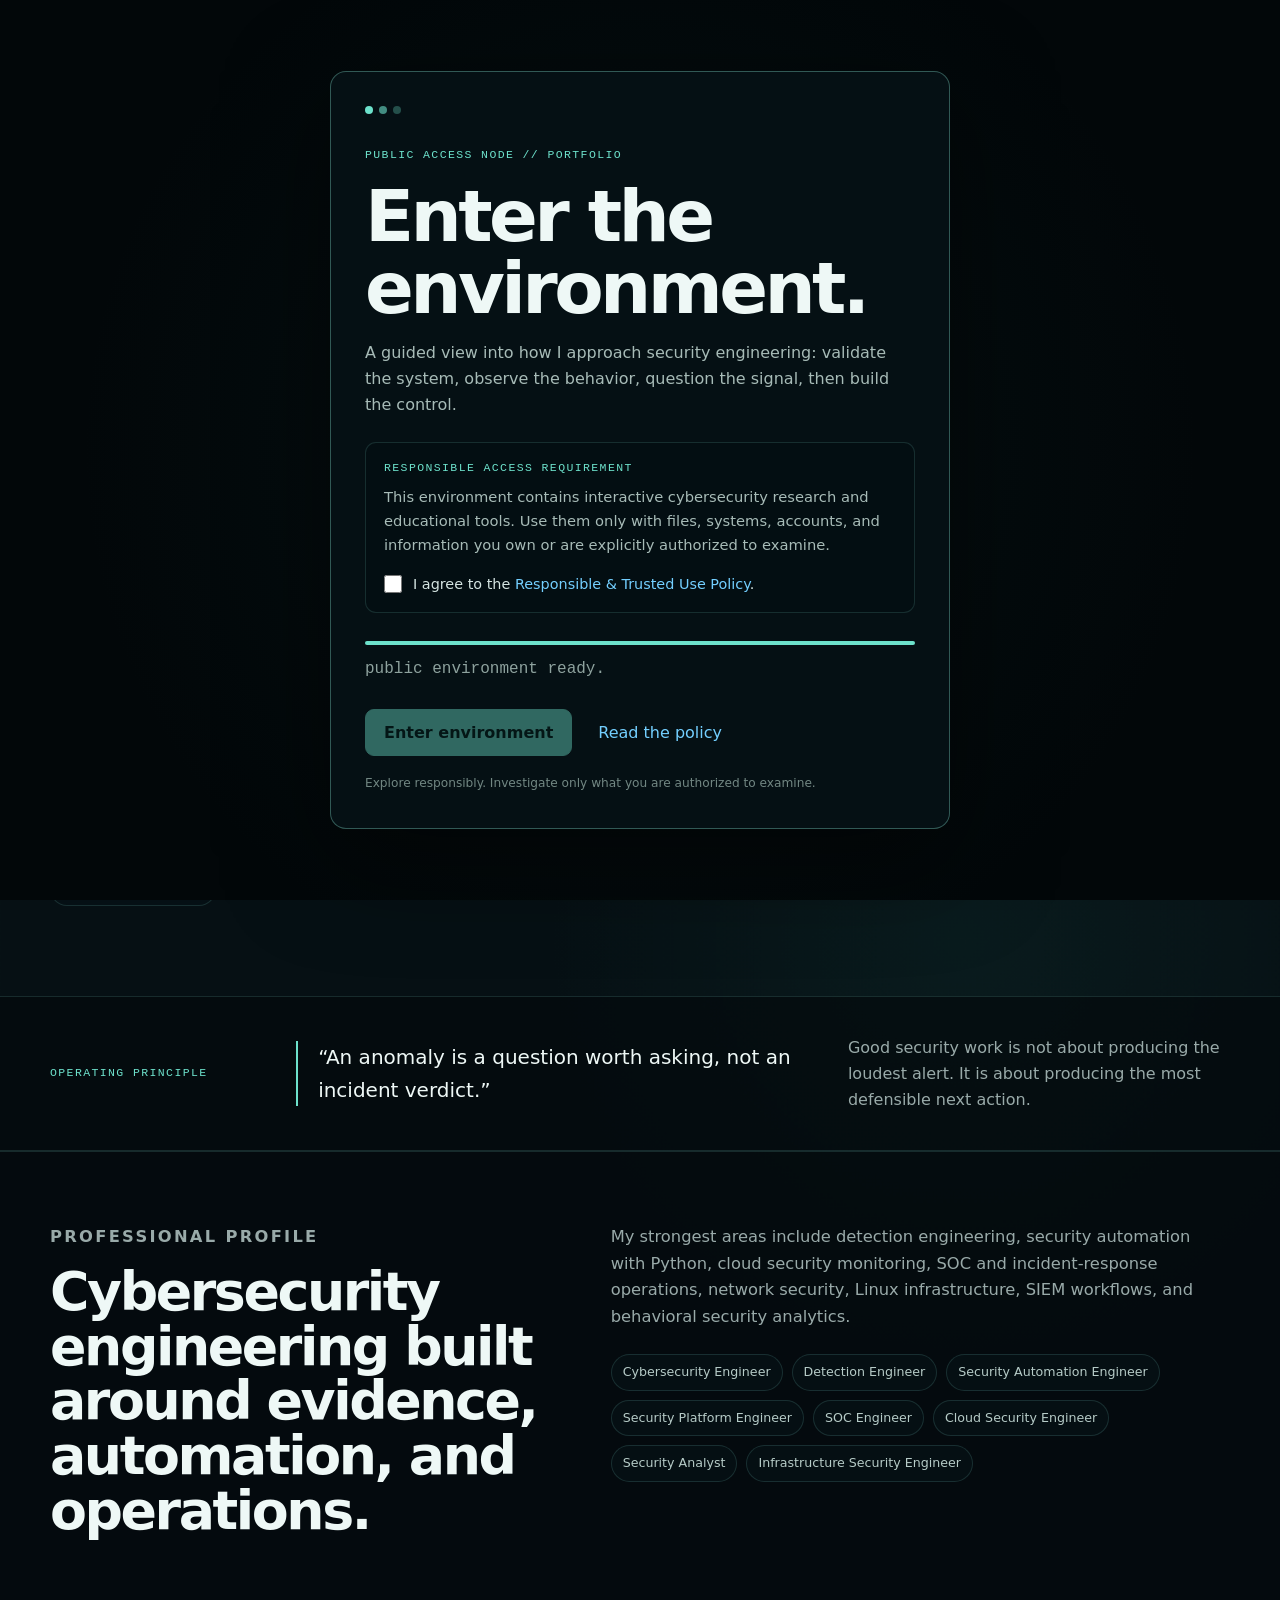
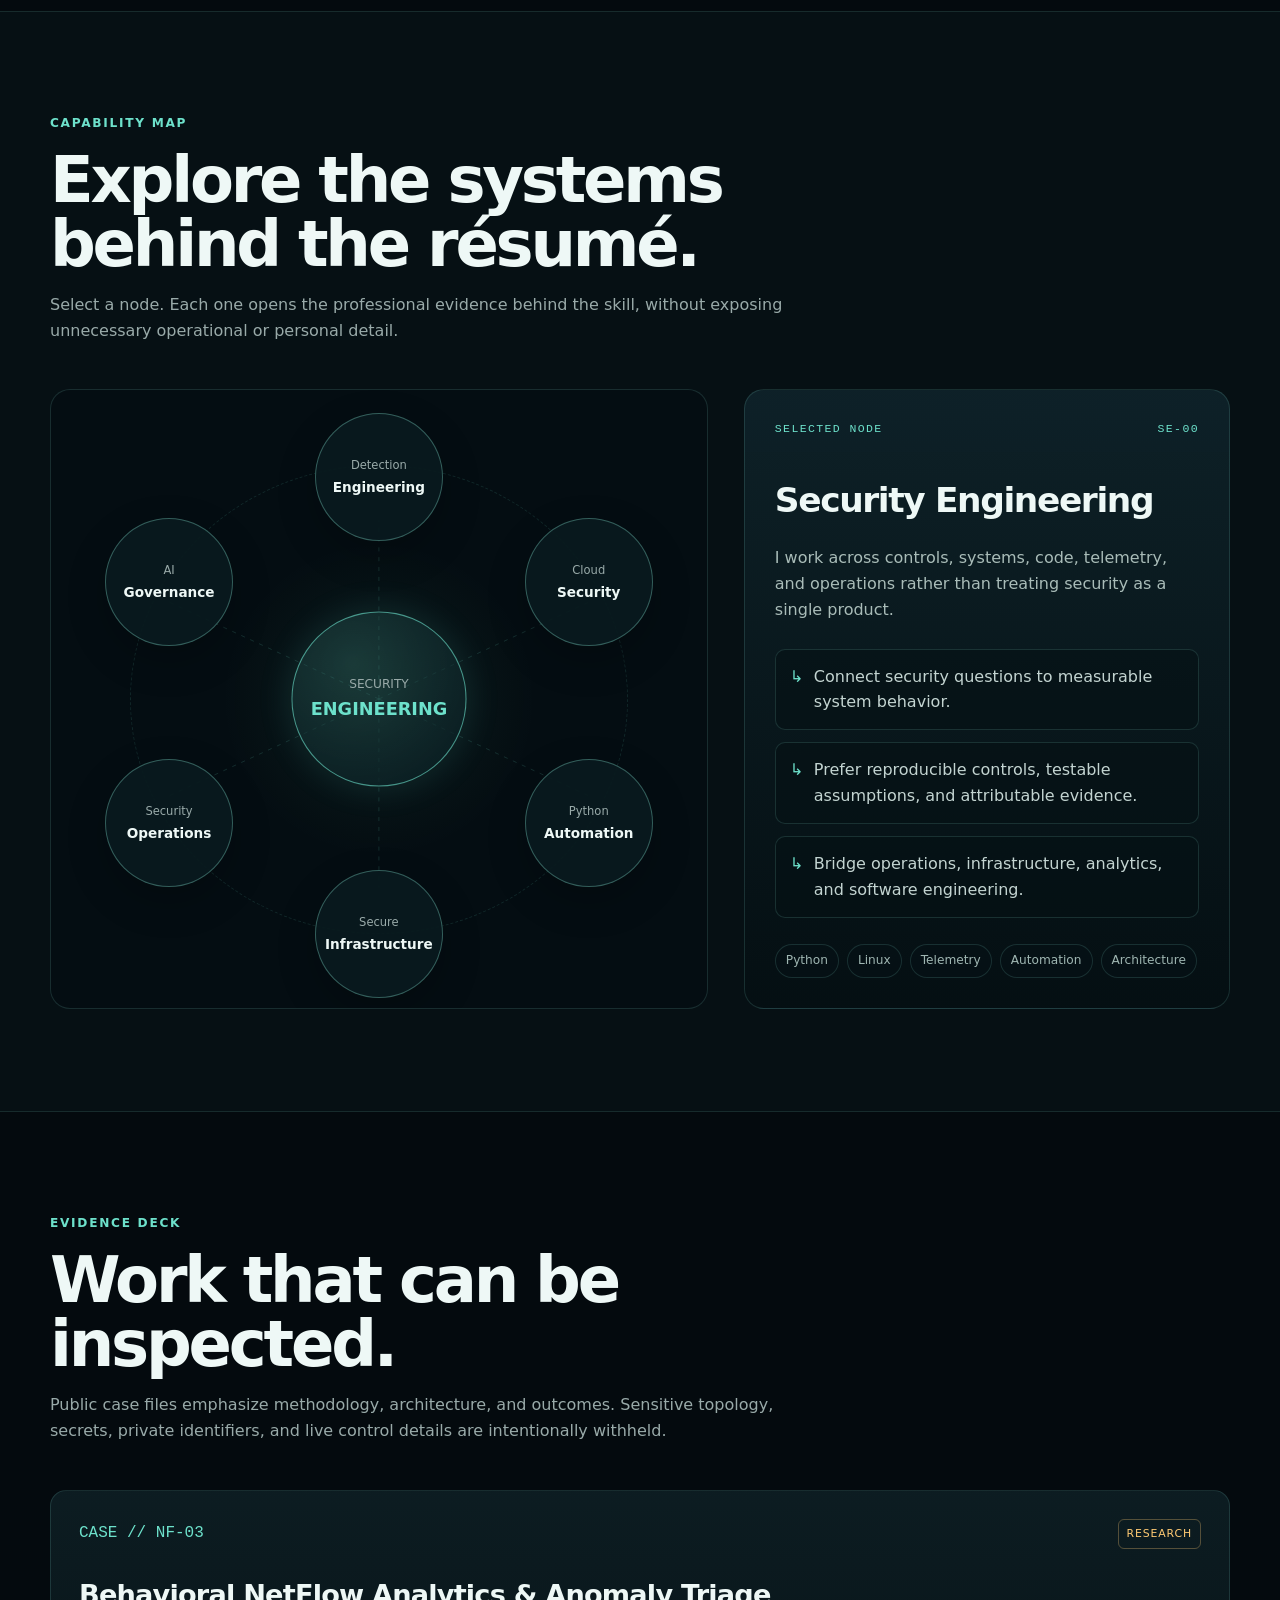
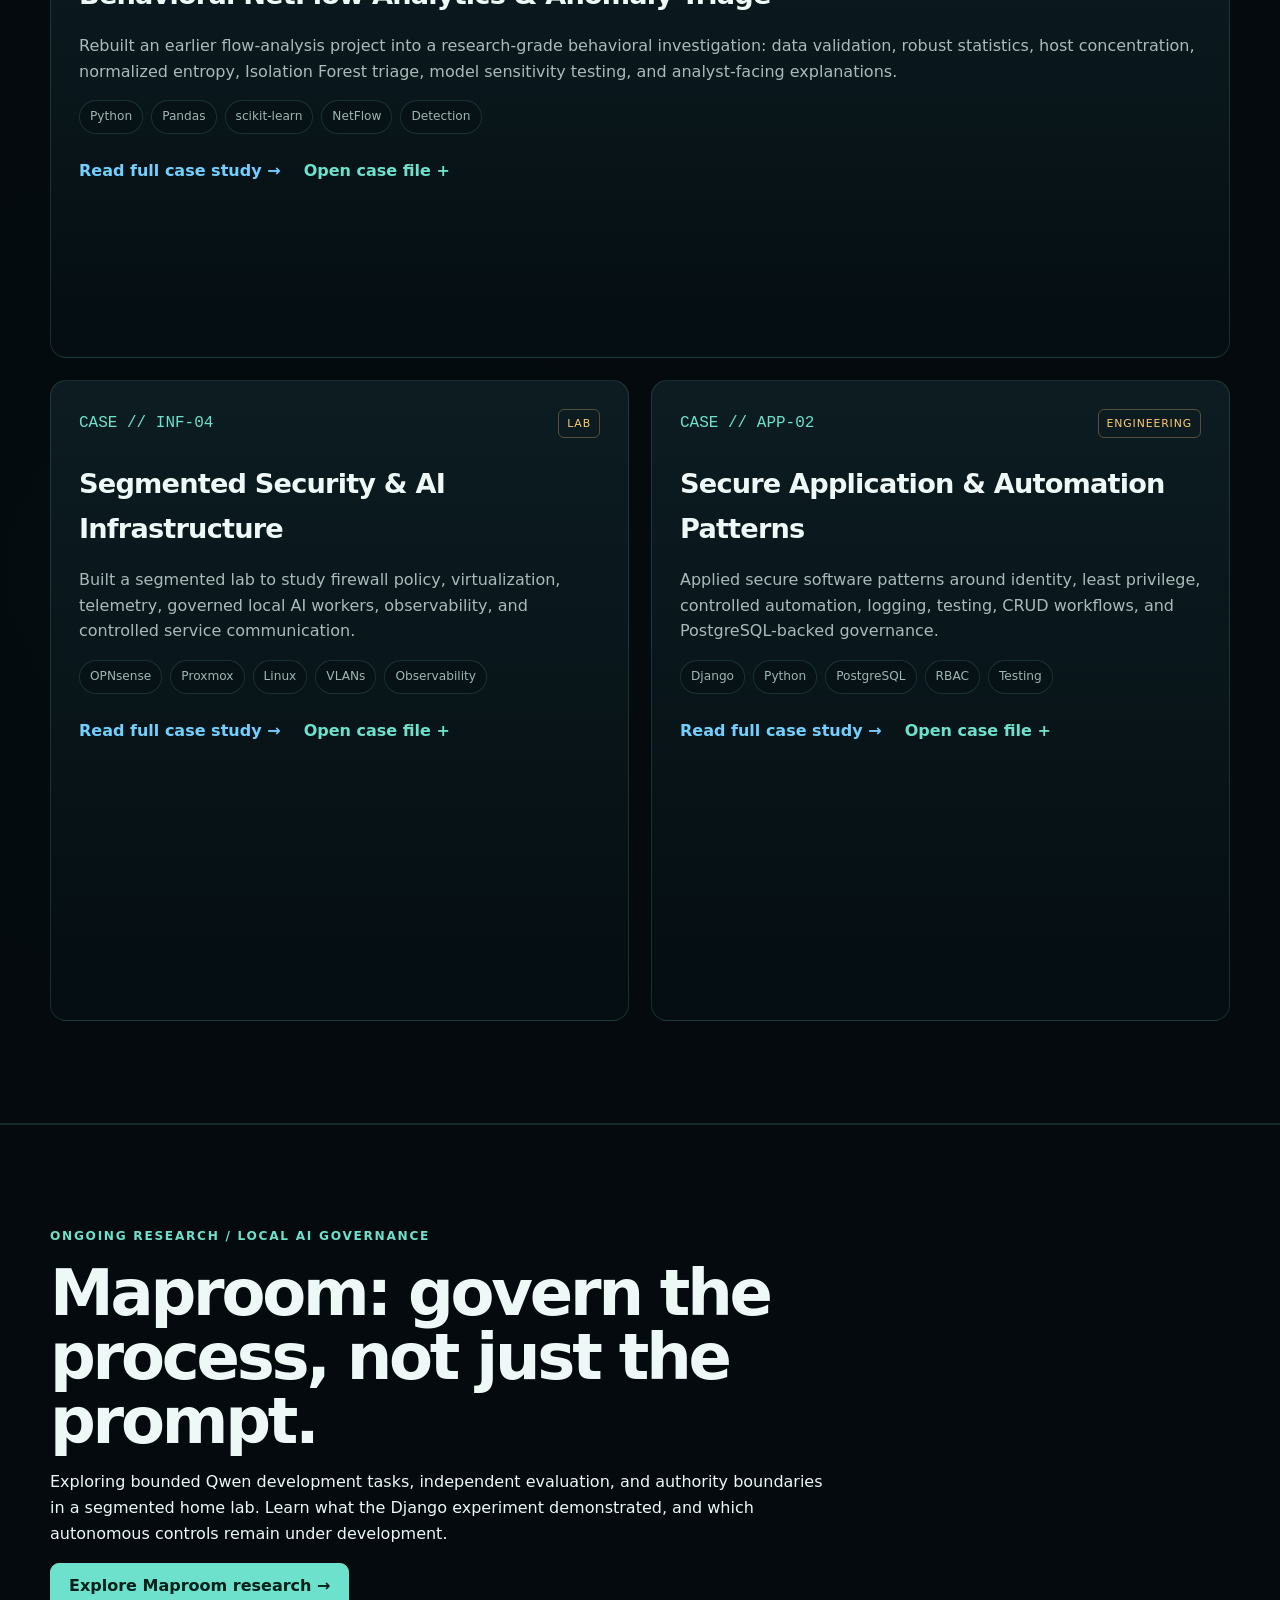
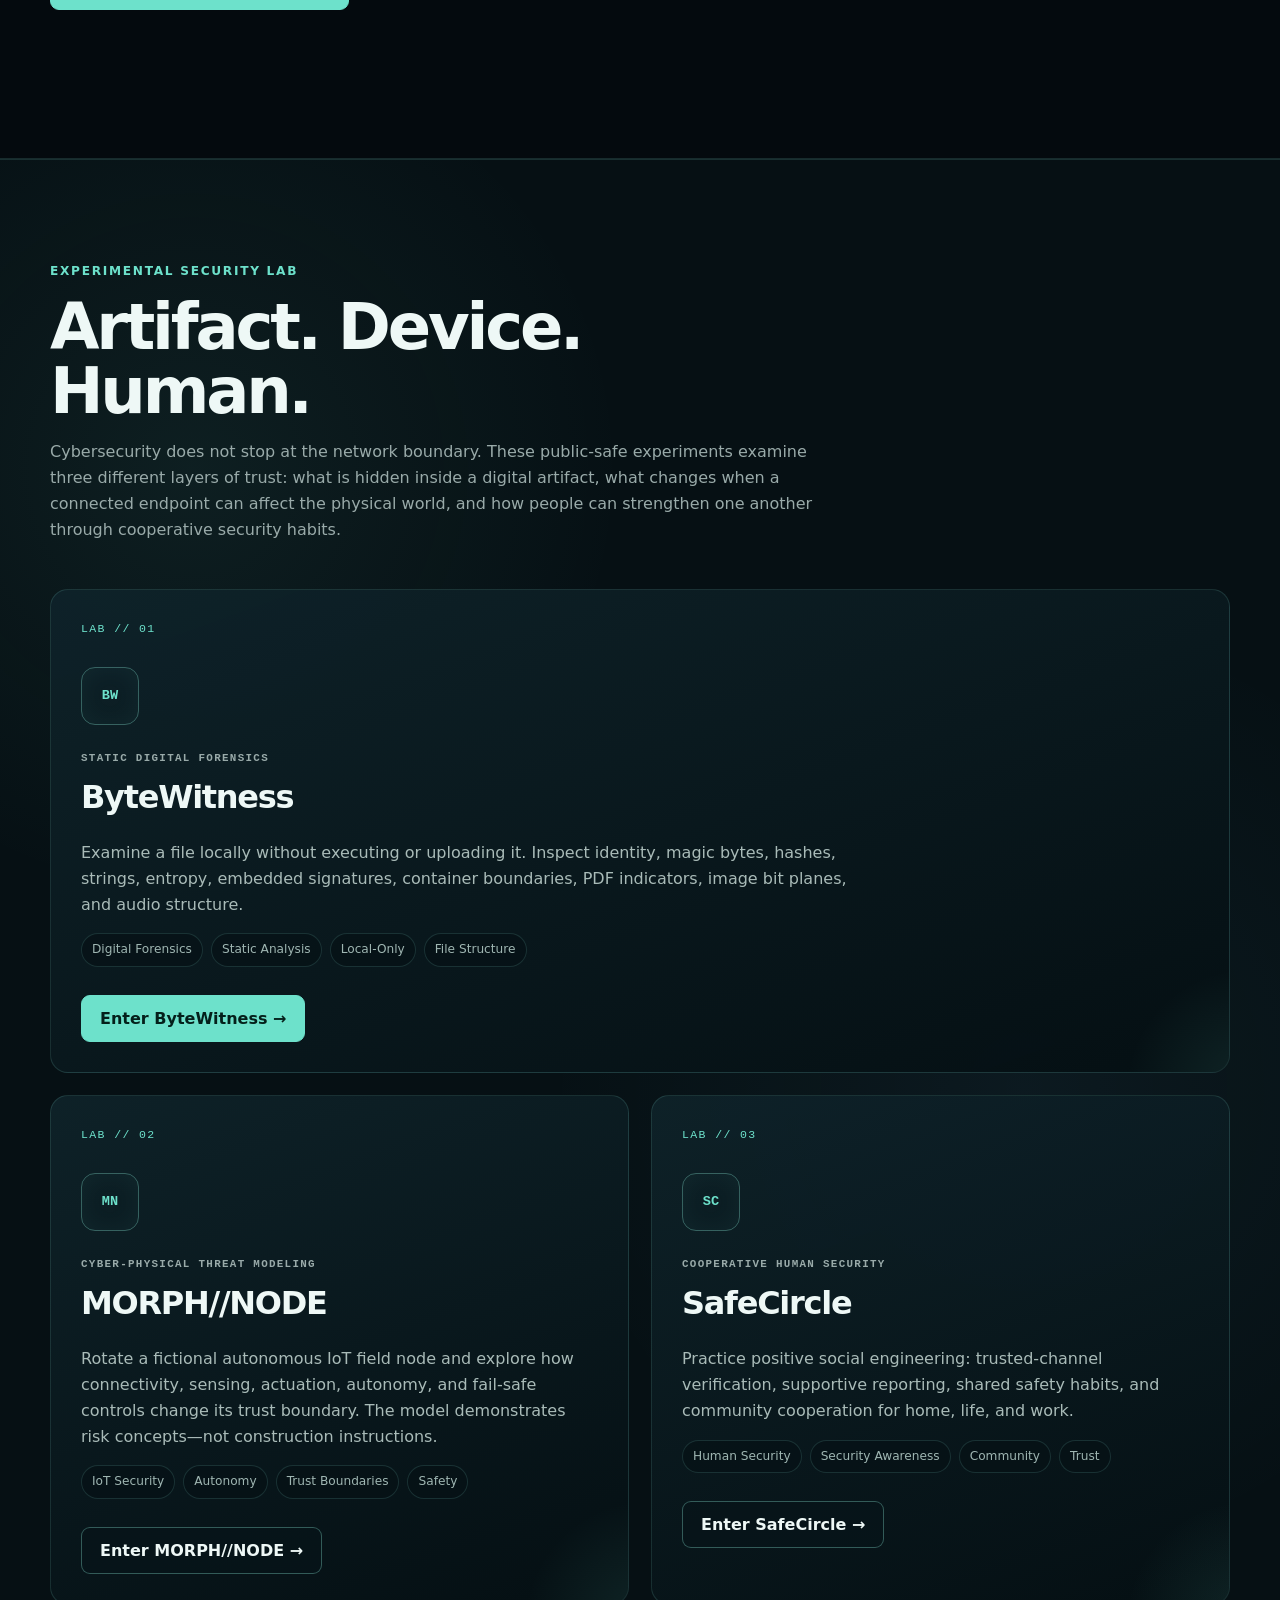
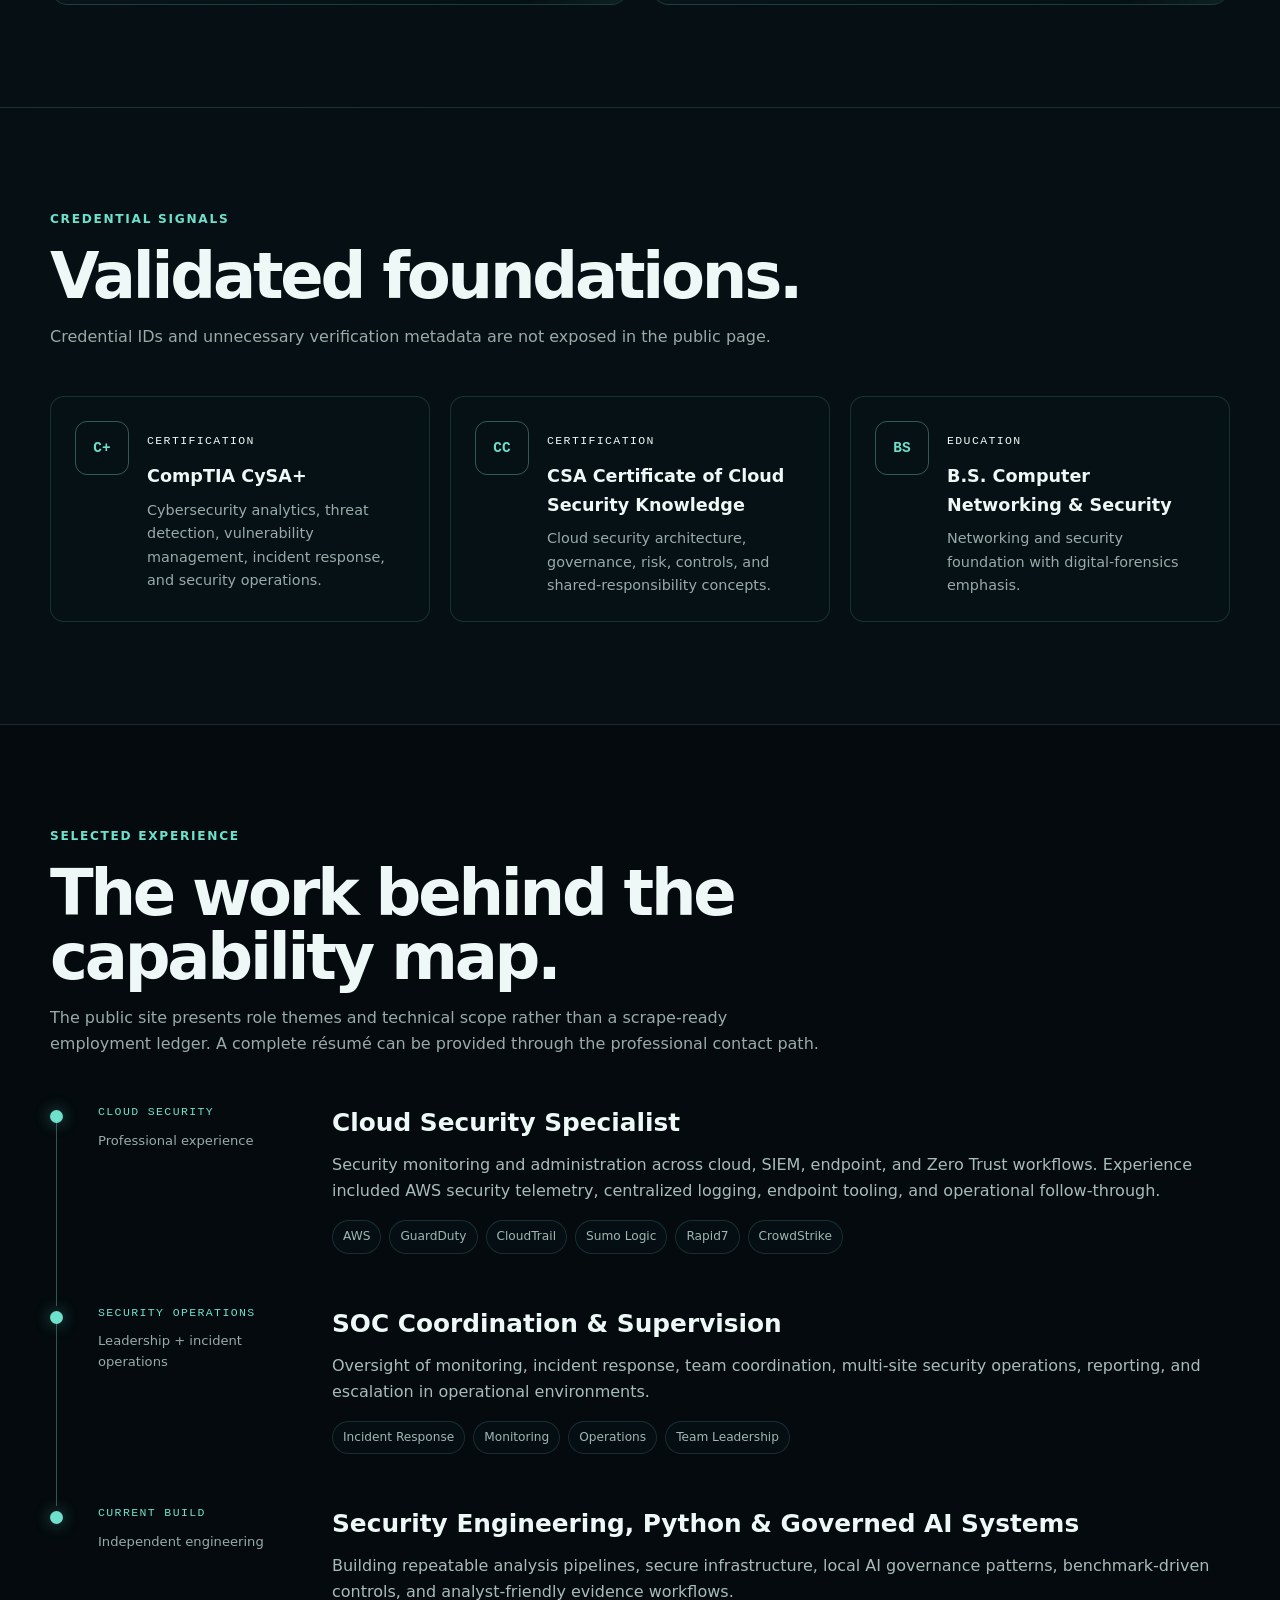
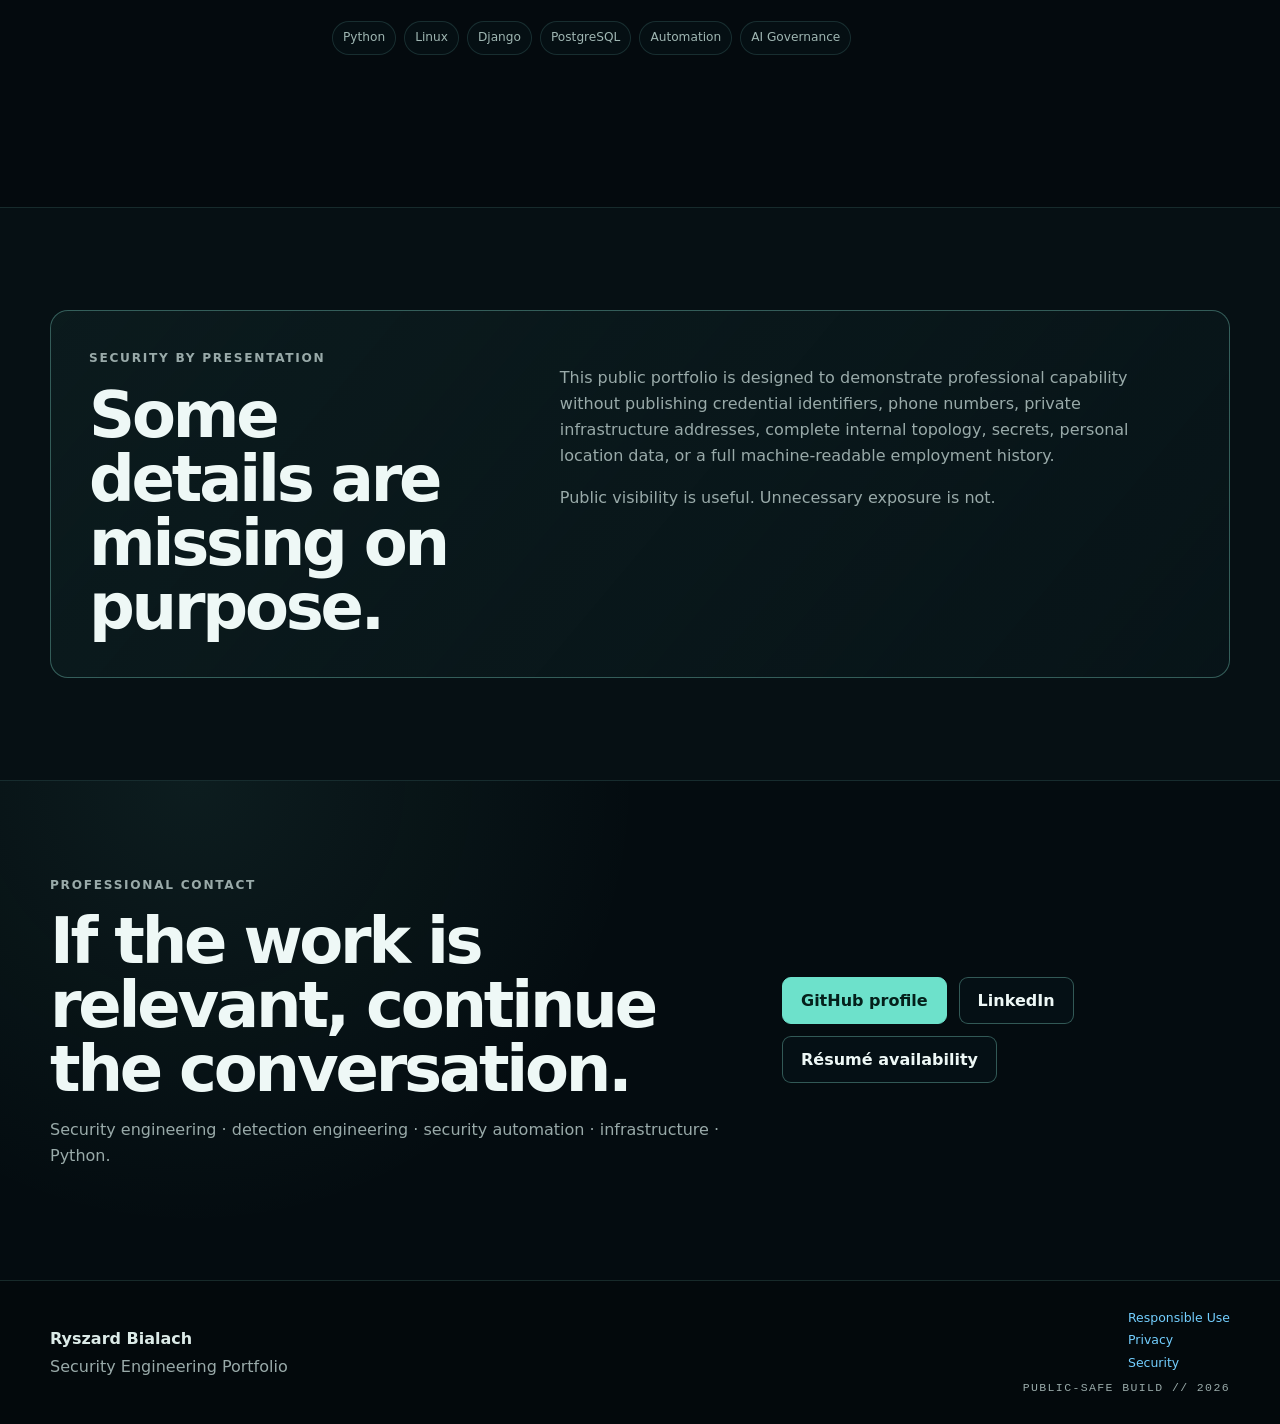
<file: index.html>
<!DOCTYPE html>
<html lang="en">
<head>
  <meta charset="UTF-8" />
  <meta name="viewport" content="width=device-width, initial-scale=1.0" />
  <meta name="theme-color" content="#071014" />
  <title>Ryszard Bialach | Cybersecurity Engineer | Python & Detection</title>
  <meta name="description" content="Cybersecurity engineer portfolio focused on detection engineering, Python security automation, cloud security, SOC operations, and secure infrastructure." />
  <meta name="author" content="Ryszard Bialach" />
  <meta name="robots" content="index,follow,max-image-preview:large,max-snippet:-1,max-video-preview:-1" />
  <link rel="canonical" href="https://ryszard-bialach2.com/" />
  <link rel="alternate" hreflang="en-US" href="https://ryszard-bialach2.com/" />
  <meta property="og:type" content="profile" />
  <meta property="og:site_name" content="Ryszard Bialach | Cybersecurity Engineering" />
  <meta property="og:title" content="Ryszard Bialach | Cybersecurity Engineer" />
  <meta property="og:description" content="Security engineering, detection engineering, Python automation, cloud security, SOC operations, and secure infrastructure." />
  <meta property="og:url" content="https://ryszard-bialach2.com/" />
  <meta property="profile:first_name" content="Ryszard" />
  <meta property="profile:last_name" content="Bialach" />
  <meta name="twitter:card" content="summary" />
  <meta name="twitter:title" content="Ryszard Bialach | Cybersecurity Engineer" />
  <meta name="twitter:description" content="Detection engineering, Python security automation, cloud security, SOC operations, and secure infrastructure." />
  <script type="application/ld+json">
  {
    "@context": "https://schema.org",
    "@type": "ProfilePage",
    "url": "https://ryszard-bialach2.com/",
    "name": "Ryszard Bialach | Cybersecurity Engineering Portfolio",
    "description": "Public-safe portfolio covering cybersecurity engineering, detection engineering, Python security automation, cloud security, SOC operations, and secure infrastructure.",
    "mainEntity": {
      "@type": "Person",
      "name": "Ryszard Bialach",
      "url": "https://ryszard-bialach2.com/",
      "sameAs": ["https://github.com/rbcommoncents"],
      "jobTitle": "Cybersecurity Engineer",
      "knowsAbout": [
        "Cybersecurity Engineering", "Detection Engineering", "Security Automation", "Python",
        "Cloud Security", "Security Operations", "SIEM", "Incident Response", "Network Security",
        "Linux", "AWS Security", "Behavioral Analytics", "NetFlow", "Secure Infrastructure", "AI Governance", "Digital Forensics", "Static File Analysis", "IoT Security", "Cyber-Physical Security", "Human-Centered Security"
      ],
      "hasCredential": [
        {"@type":"EducationalOccupationalCredential","name":"CompTIA CySA+","credentialCategory":"Professional Certification"},
        {"@type":"EducationalOccupationalCredential","name":"Certificate of Cloud Security Knowledge (CCSK)","credentialCategory":"Professional Certification"},
        {"@type":"EducationalOccupationalCredential","name":"B.S. Computer Networking & Security","credentialCategory":"Degree"}
      ]
    }
  }
  </script>
  <link rel="stylesheet" href="styles.css" />
</head>
<body>
  <noscript><div class="noscript-banner">JavaScript is disabled. Core cybersecurity experience, credentials, and case studies remain available through the page content and linked case-study pages.</div></noscript>
  <canvas id="network-bg" aria-hidden="true"></canvas>

  <div id="boot" class="boot-screen" role="dialog" aria-modal="true" aria-labelledby="boot-title">
    <div class="boot-panel">
      <div class="boot-mark" aria-hidden="true">
        <span></span><span></span><span></span>
      </div>
      <p class="mono micro">PUBLIC ACCESS NODE // PORTFOLIO</p>
      <h1 id="boot-title">Enter the environment.</h1>
      <p class="boot-copy">
        A guided view into how I approach security engineering:
        validate the system, observe the behavior, question the signal, then build the control.
      </p>

      <div class="trusted-use-summary">
        <p class="mono micro">RESPONSIBLE ACCESS REQUIREMENT</p>
        <p>
          This environment contains interactive cybersecurity research and educational tools.
          Use them only with files, systems, accounts, and information you own or are explicitly
          authorized to examine.
        </p>

        <label class="trusted-check" for="trusted-use-check">
          <input id="trusted-use-check" type="checkbox" />
          <span>
            I agree to the
            <a href="trusted-use.html" target="_blank" rel="noopener noreferrer">Responsible &amp; Trusted Use Policy</a>.
          </span>
        </label>
      </div>

      <div class="boot-progress" aria-hidden="true">
        <div id="boot-progress-bar"></div>
      </div>
      <div class="boot-status mono" id="boot-status">initializing public-safe profile…</div>

      <div class="trusted-actions">
        <button id="enter-btn" class="btn primary" type="button" disabled aria-disabled="true">Enter environment</button>
        <a class="text-btn trusted-policy-link" href="trusted-use.html" target="_blank" rel="noopener noreferrer">Read the policy</a>
      </div>

      <p class="trusted-footnote">Explore responsibly. Investigate only what you are authorized to examine.</p>
    </div>
  </div>

  <header class="topbar">
    <a class="identity" href="#top" aria-label="Ryszard Bialach home">
      <span class="identity-dot"></span>
      <span>RYSZARD BIALACH</span>
    </a>

    <nav aria-label="Primary navigation">
      <a href="#mind">Mindmap</a>
      <a href="#evidence">Evidence</a>
      <a href="maproom.html">Maproom</a>
      <a href="#lab">Lab</a>
      <a href="#credentials">Credentials</a>
      <a href="#experience">Experience</a>
      <a href="#contact">Connect</a>
    </nav>

    <div class="public-badge" title="Public-safe presentation: sensitive operational details are intentionally excluded.">
      <span class="shield">◇</span>
      PUBLIC VIEW
    </div>
  <button class="mobile-nav-toggle" type="button" aria-label="Open navigation menu" aria-controls="mobile-site-nav" aria-expanded="false"><svg viewBox="0 0 80 80" width="28" height="28" fill="currentColor" aria-hidden="true"><path d="M12 34c1-15 13-23 28-23s27 8 28 23H12Z"/><path d="M11 39c18-4 40-4 58 0v7c-18 4-40 4-58 0v-7Z"/><path d="M13 49l12 7 12-7 12 7 12-7h6v9H13v-9Z"/><path d="M14 62h52c-2 9-11 12-26 12S16 71 14 62Z"/></svg></button><nav id="mobile-site-nav" class="mobile-site-nav" aria-label="Mobile navigation" hidden><a href="/#mind">Mindmap</a><a href="/#evidence">Evidence</a><a href="/maproom.html">Maproom</a><a href="/#lab">Lab</a><a href="/#credentials">Credentials</a><a href="/#experience">Experience</a><a href="/#contact">Connect</a></nav></header>

  <main id="top">
    <section class="hero shell">
      <div class="hero-copy reveal">
        <p class="eyebrow">CYBERSECURITY ENGINEER · DETECTION ENGINEERING · PYTHON · CLOUD SECURITY · INFRASTRUCTURE</p>
        <h1>
          Step inside a
          <span class="gradient-word">security engineering mind.</span>
        </h1>
        <p class="lead">
          I am a cybersecurity engineer focused on detection engineering, Python security automation,
          cloud security, SOC operations, and secure infrastructure. I build systems, secure them,
          instrument them, and study what their behavior reveals.
        </p>

        <div class="hero-actions">
          <a class="btn primary" href="#mind">Explore capability map</a>
          <a class="btn ghost" href="#evidence">See the evidence</a>
        </div>

        <div class="hero-signals" aria-label="Professional focus areas">
          <span>Behavioral analytics</span>
          <span>Security automation</span>
          <span>Cloud security</span>
          <span>Detection engineering</span>
          <span>Secure AI infrastructure</span>
        </div>
      </div>

      <aside class="system-card reveal delay-1" aria-label="Current focus">
        <div class="card-head">
          <span class="pulse"></span>
          <span class="mono micro">CURRENT FOCUS // ACTIVE</span>
        </div>
        <h2>Research → production security tooling.</h2>
        <p>
          Converting security research into reproducible pipelines,
          analyst-facing evidence, policy validation, and operational controls.
        </p>

        <div class="signal-grid">
          <div>
            <span class="metric-label">MODE</span>
            <strong>BUILD + VALIDATE</strong>
          </div>
          <div>
            <span class="metric-label">BIAS</span>
            <strong>EVIDENCE FIRST</strong>
          </div>
          <div>
            <span class="metric-label">OUTPUT</span>
            <strong>DEFENSIBLE CONTROLS</strong>
          </div>
          <div>
            <span class="metric-label">STATUS</span>
            <strong>LEARNING</strong>
          </div>
        </div>
      </aside>
    </section>

    <section class="principle-band">
      <div class="shell principle-grid">
        <div class="mono micro">OPERATING PRINCIPLE</div>
        <blockquote>
          “An anomaly is a question worth asking, not an incident verdict.”
        </blockquote>
        <p>
          Good security work is not about producing the loudest alert.
          It is about producing the most defensible next action.
        </p>
      </div>
    </section>


    <section class="search-profile section-dark" aria-labelledby="roles-heading">
      <div class="shell search-profile-grid reveal">
        <div>
          <p class="eyebrow">PROFESSIONAL PROFILE</p>
          <h2 id="roles-heading">Cybersecurity engineering built around evidence, automation, and operations.</h2>
        </div>
        <div>
          <p>My strongest areas include detection engineering, security automation with Python, cloud security monitoring, SOC and incident-response operations, network security, Linux infrastructure, SIEM workflows, and behavioral security analytics.</p>
          <div class="role-index" aria-label="Target cybersecurity roles">
            <span>Cybersecurity Engineer</span><span>Detection Engineer</span><span>Security Automation Engineer</span><span>Security Platform Engineer</span><span>SOC Engineer</span><span>Cloud Security Engineer</span><span>Security Analyst</span><span>Infrastructure Security Engineer</span>
          </div>
        </div>
      </div>
    </section>

    <section id="mind" class="section shell">
      <div class="section-heading reveal">
        <p class="eyebrow">CAPABILITY MAP</p>
        <h2>Explore the systems behind the résumé.</h2>
        <p>
          Select a node. Each one opens the professional evidence behind the skill,
          without exposing unnecessary operational or personal detail.
        </p>
      </div>

      <div class="mind-layout">
        <div class="mindmap reveal" id="mindmap">
          <svg class="mind-lines" viewBox="0 0 800 620" aria-hidden="true">
            <line x1="400" y1="310" x2="400" y2="92"></line>
            <line x1="400" y1="310" x2="660" y2="190"></line>
            <line x1="400" y1="310" x2="660" y2="430"></line>
            <line x1="400" y1="310" x2="400" y2="540"></line>
            <line x1="400" y1="310" x2="140" y2="430"></line>
            <line x1="400" y1="310" x2="140" y2="190"></line>
          </svg>

          <button class="mind-node core" data-capability="core" style="--x:50%; --y:50%;">
            <span>SECURITY</span>
            <strong>ENGINEERING</strong>
          </button>

          <button class="mind-node" data-capability="detection" style="--x:50%; --y:14%;">
            <span>Detection</span>
            <strong>Engineering</strong>
          </button>

          <button class="mind-node" data-capability="cloud" style="--x:82%; --y:31%;">
            <span>Cloud</span>
            <strong>Security</strong>
          </button>

          <button class="mind-node" data-capability="python" style="--x:82%; --y:70%;">
            <span>Python</span>
            <strong>Automation</strong>
          </button>

          <button class="mind-node" data-capability="infrastructure" style="--x:50%; --y:88%;">
            <span>Secure</span>
            <strong>Infrastructure</strong>
          </button>

          <button class="mind-node" data-capability="soc" style="--x:18%; --y:70%;">
            <span>Security</span>
            <strong>Operations</strong>
          </button>

          <button class="mind-node" data-capability="ai" style="--x:18%; --y:31%;">
            <span>AI</span>
            <strong>Governance</strong>
          </button>
        </div>

        <aside class="evidence-panel reveal delay-1" id="capability-panel" aria-live="polite">
          <div class="panel-topline">
            <span class="mono micro">SELECTED NODE</span>
            <span id="panel-code" class="mono micro">SE-00</span>
          </div>
          <h3 id="panel-title">Security Engineering</h3>
          <p id="panel-summary">
            I work across controls, systems, code, telemetry, and operations rather than treating
            security as a single tool or product.
          </p>
          <div id="panel-proof" class="proof-list"></div>
          <div id="panel-tools" class="chip-row"></div>
        </aside>
      </div>
    </section>

    <section id="evidence" class="section section-dark">
      <div class="shell">
        <div class="section-heading reveal">
          <p class="eyebrow">EVIDENCE DECK</p>
          <h2>Work that can be inspected.</h2>
          <p>
            Public case files emphasize methodology, architecture, and outcomes.
            Sensitive topology, secrets, private identifiers, and live control details are intentionally withheld.
          </p>
        </div>

        <div class="case-grid">
          <article class="case-card reveal">
            <div class="case-meta">
              <span class="case-id mono">CASE // NF-03</span>
              <span class="case-state">RESEARCH</span>
            </div>
            <h3>Behavioral NetFlow Analytics & Anomaly Triage</h3>
            <p>
              Rebuilt an earlier flow-analysis project into a research-grade behavioral investigation:
              data validation, robust statistics, host concentration, normalized entropy,
              Isolation Forest triage, model sensitivity testing, and analyst-facing explanations.
            </p>
            <div class="chip-row">
              <span>Python</span><span>Pandas</span><span>scikit-learn</span><span>NetFlow</span><span>Detection</span>
            </div>
            <a class="case-link" href="netflow-behavioral-analytics.html">Read full case study →</a>
            <button class="case-toggle" type="button" aria-expanded="false">
              Open case file
            </button>
            <div class="case-details">
              <div class="detail-row">
                <span>QUESTION</span>
                <p>How do we separate malformed telemetry, unusual behavior, and evidence of actual security risk?</p>
              </div>
              <div class="detail-row">
                <span>METHOD</span>
                <p>Schema validation → feature engineering → baseline characterization → anomaly ranking → sensitivity analysis.</p>
              </div>
              <div class="detail-row">
                <span>LESSON</span>
                <p>An impossible port is first a data-quality problem; an anomaly is first an investigation candidate.</p>
              </div>
            </div>
          </article>

          <article class="case-card reveal delay-1">
            <div class="case-meta">
              <span class="case-id mono">CASE // INF-04</span>
              <span class="case-state">LAB</span>
            </div>
            <h3>Segmented Security & AI Infrastructure</h3>
            <p>
              Built a segmented lab to study firewall policy, virtualization, telemetry,
              governed local AI workers, observability, and controlled service communication.
            </p>
            <div class="chip-row">
              <span>OPNsense</span><span>Proxmox</span><span>Linux</span><span>VLANs</span><span>Observability</span>
            </div>
            <a class="case-link" href="secure-infrastructure-lab.html">Read full case study →</a>
            <button class="case-toggle" type="button" aria-expanded="false">
              Open case file
            </button>
            <div class="case-details">
              <div class="detail-row">
                <span>DESIGN</span>
                <p>Network segmentation separates management, workstations, servers, and governed AI workloads.</p>
              </div>
              <div class="detail-row">
                <span>CONTROL</span>
                <p>AI workers operate without direct public Internet access; approved paths are benchmarked and validated.</p>
              </div>
              <div class="detail-row">
                <span>PUBLIC VIEW</span>
                <p>Architecture is intentionally sanitized; operational addresses and control-plane details are not published.</p>
              </div>
            </div>
          </article>

          <article class="case-card reveal">
            <div class="case-meta">
              <span class="case-id mono">CASE // APP-02</span>
              <span class="case-state">ENGINEERING</span>
            </div>
            <h3>Secure Application & Automation Patterns</h3>
            <p>
              Applied secure software patterns around identity, least privilege,
              controlled automation, logging, testing, CRUD workflows, and PostgreSQL-backed governance.
            </p>
            <div class="chip-row">
              <span>Django</span><span>Python</span><span>PostgreSQL</span><span>RBAC</span><span>Testing</span>
            </div>
            <a class="case-link" href="secure-application-engineering.html">Read full case study →</a>
            <button class="case-toggle" type="button" aria-expanded="false">
              Open case file
            </button>
            <div class="case-details">
              <div class="detail-row">
                <span>FOCUS</span>
                <p>Separate human, service, manager, and worker identities with attributable actions and explicit permissions.</p>
              </div>
              <div class="detail-row">
                <span>METHOD</span>
                <p>Desired-state architecture plus as-built reconciliation, deterministic tests, evidence capture, and review.</p>
              </div>
            </div>
          </article>
        </div>
      </div>
    </section>


    <section id="maproom" class="section section-dark">
      <div class="shell">
        <div class="section-heading reveal">
          <p class="eyebrow">ONGOING RESEARCH / LOCAL AI GOVERNANCE</p>
          <h2>Maproom: govern the process, not just the prompt.</h2>
          <p>Exploring bounded Qwen development tasks, independent evaluation, and authority boundaries in a segmented home lab. Learn what the Django experiment demonstrated, and which autonomous controls remain under development.</p>
          <a class="btn primary" href="maproom.html">Explore Maproom research →</a>
        </div>
      </div>
    </section>

    <section id="lab" class="section lab-section">
      <div class="shell">
        <div class="section-heading reveal">
          <p class="eyebrow">EXPERIMENTAL SECURITY LAB</p>
          <h2>Artifact. Device. Human.</h2>
          <p>
            Cybersecurity does not stop at the network boundary. These public-safe experiments
            examine three different layers of trust: what is hidden inside a digital artifact,
            what changes when a connected endpoint can affect the physical world, and how people
            can strengthen one another through cooperative security habits.
          </p>
        </div>

        <div class="lab-grid">
          <article class="lab-card lab-card-featured reveal">
            <div class="lab-number mono">LAB // 01</div>
            <div class="lab-icon" aria-hidden="true">BW</div>
            <p class="lab-kicker">STATIC DIGITAL FORENSICS</p>
            <h3>ByteWitness</h3>
            <p>
              Examine a file locally without executing or uploading it. Inspect identity,
              magic bytes, hashes, strings, entropy, embedded signatures, container boundaries,
              PDF indicators, image bit planes, and audio structure.
            </p>
            <div class="chip-row">
              <span>Digital Forensics</span><span>Static Analysis</span><span>Local-Only</span><span>File Structure</span>
            </div>
            <a class="btn primary lab-enter" href="bytewitness.html">Enter ByteWitness →</a>
          </article>

          <article class="lab-card reveal delay-1">
            <div class="lab-number mono">LAB // 02</div>
            <div class="lab-icon" aria-hidden="true">MN</div>
            <p class="lab-kicker">CYBER-PHYSICAL THREAT MODELING</p>
            <h3>MORPH//NODE</h3>
            <p>
              Rotate a fictional autonomous IoT field node and explore how connectivity,
              sensing, actuation, autonomy, and fail-safe controls change its trust boundary.
              The model demonstrates risk concepts—not construction instructions.
            </p>
            <div class="chip-row">
              <span>IoT Security</span><span>Autonomy</span><span>Trust Boundaries</span><span>Safety</span>
            </div>
            <a class="btn ghost lab-enter" href="morph-node.html">Enter MORPH//NODE →</a>
          </article>

          <article class="lab-card reveal">
            <div class="lab-number mono">LAB // 03</div>
            <div class="lab-icon" aria-hidden="true">SC</div>
            <p class="lab-kicker">COOPERATIVE HUMAN SECURITY</p>
            <h3>SafeCircle</h3>
            <p>
              Practice positive social engineering: trusted-channel verification, supportive
              reporting, shared safety habits, and community cooperation for home, life, and work.
            </p>
            <div class="chip-row">
              <span>Human Security</span><span>Security Awareness</span><span>Community</span><span>Trust</span>
            </div>
            <a class="btn ghost lab-enter" href="safecircle.html">Enter SafeCircle →</a>
          </article>
        </div>
      </div>
    </section>

    <section id="credentials" class="section shell">
      <div class="section-heading reveal">
        <p class="eyebrow">CREDENTIAL SIGNALS</p>
        <h2>Validated foundations.</h2>
        <p>
          Credential IDs and unnecessary verification metadata are not exposed in the public page.
        </p>
      </div>

      <div class="credential-grid">
        <article class="credential reveal">
          <div class="credential-icon">C+</div>
          <div>
            <p class="mono micro">CERTIFICATION</p>
            <h3>CompTIA CySA+</h3>
            <p>Cybersecurity analytics, threat detection, vulnerability management, incident response, and security operations.</p>
          </div>
        </article>

        <article class="credential reveal delay-1">
          <div class="credential-icon">CC</div>
          <div>
            <p class="mono micro">CERTIFICATION</p>
            <h3>CSA Certificate of Cloud Security Knowledge</h3>
            <p>Cloud security architecture, governance, risk, controls, and shared-responsibility concepts.</p>
          </div>
        </article>

        <article class="credential reveal">
          <div class="credential-icon">BS</div>
          <div>
            <p class="mono micro">EDUCATION</p>
            <h3>B.S. Computer Networking & Security</h3>
            <p>Networking and security foundation with digital-forensics emphasis.</p>
          </div>
        </article>
      </div>
    </section>

    <section id="experience" class="section section-dark">
      <div class="shell">
        <div class="section-heading reveal">
          <p class="eyebrow">SELECTED EXPERIENCE</p>
          <h2>The work behind the capability map.</h2>
          <p>
            The public site presents role themes and technical scope rather than a scrape-ready employment ledger.
            A complete résumé can be provided through the professional contact path.
          </p>
        </div>

        <div class="timeline">
          <article class="timeline-item reveal">
            <div class="timeline-marker"></div>
            <div class="timeline-side">
              <span class="mono micro">CLOUD SECURITY</span>
              <span>Professional experience</span>
            </div>
            <div class="timeline-body">
              <h3>Cloud Security Specialist</h3>
              <p>
                Security monitoring and administration across cloud, SIEM, endpoint, and Zero Trust workflows.
                Experience included AWS security telemetry, centralized logging, endpoint tooling, and operational follow-through.
              </p>
              <div class="chip-row">
                <span>AWS</span><span>GuardDuty</span><span>CloudTrail</span><span>Sumo Logic</span><span>Rapid7</span><span>CrowdStrike</span>
              </div>
            </div>
          </article>

          <article class="timeline-item reveal delay-1">
            <div class="timeline-marker"></div>
            <div class="timeline-side">
              <span class="mono micro">SECURITY OPERATIONS</span>
              <span>Leadership + incident operations</span>
            </div>
            <div class="timeline-body">
              <h3>SOC Coordination & Supervision</h3>
              <p>
                Oversight of monitoring, incident response, team coordination, multi-site security operations,
                reporting, and escalation in operational environments.
              </p>
              <div class="chip-row">
                <span>Incident Response</span><span>Monitoring</span><span>Operations</span><span>Team Leadership</span>
              </div>
            </div>
          </article>

          <article class="timeline-item reveal">
            <div class="timeline-marker"></div>
            <div class="timeline-side">
              <span class="mono micro">CURRENT BUILD</span>
              <span>Independent engineering</span>
            </div>
            <div class="timeline-body">
              <h3>Security Engineering, Python & Governed AI Systems</h3>
              <p>
                Building repeatable analysis pipelines, secure infrastructure, local AI governance patterns,
                benchmark-driven controls, and analyst-friendly evidence workflows.
              </p>
              <div class="chip-row">
                <span>Python</span><span>Linux</span><span>Django</span><span>PostgreSQL</span><span>Automation</span><span>AI Governance</span>
              </div>
            </div>
          </article>
        </div>
      </div>
    </section>

    <section class="section shell">
      <div class="boundary-card reveal">
        <div>
          <p class="eyebrow">SECURITY BY PRESENTATION</p>
          <h2>Some details are missing on purpose.</h2>
        </div>
        <div>
          <p>
            This public portfolio is designed to demonstrate professional capability without publishing
            credential identifiers, phone numbers, private infrastructure addresses, complete internal topology,
            secrets, personal location data, or a full machine-readable employment history.
          </p>
          <p class="muted">
            Public visibility is useful. Unnecessary exposure is not.
          </p>
        </div>
      </div>
    </section>

    <section id="contact" class="contact-section">
      <div class="shell contact-grid reveal">
        <div>
          <p class="eyebrow">PROFESSIONAL CONTACT</p>
          <h2>If the work is relevant, continue the conversation.</h2>
          <p>
            Security engineering · detection engineering · security automation · infrastructure · Python.
          </p>
        </div>

        <div class="contact-actions">
          <a class="btn primary" href="https://github.com/rbcommoncents" target="_blank" rel="noopener noreferrer">
            GitHub profile
          </a>
          <a id="linkedin-link" class="btn ghost" href="https://www.linkedin.com/in/cyberforensync/" target="_blank" rel="noopener noreferrer" hidden>
            LinkedIn
          </a>
          <button id="resume-request" class="btn ghost" type="button">Résumé availability</button>
          <p id="resume-note" class="resume-note" hidden>
            A detailed résumé is intentionally not embedded in this public page. Use the configured professional contact channel to request it.
          </p>
        </div>
      </div>
    </section>
  </main>

  <footer>
    <div class="shell footer-grid">
      <div>
        <strong>Ryszard Bialach</strong>
        <span>Security Engineering Portfolio</span>
      </div>
      <div class="footer-meta">
        <div class="footer-policy-links">
          <a href="trusted-use.html#responsible-use">Responsible Use</a>
          <a href="trusted-use.html#privacy">Privacy</a>
          <a href=".well-known/security.txt">Security</a>
        </div>
        <div class="mono micro">PUBLIC-SAFE BUILD // <span id="year"></span></div>
      </div>
    </div>
  </footer>

  <script src="app.js"></script>
<script src="mobile-nav.js" defer></script>
</body>
</html>
</file>
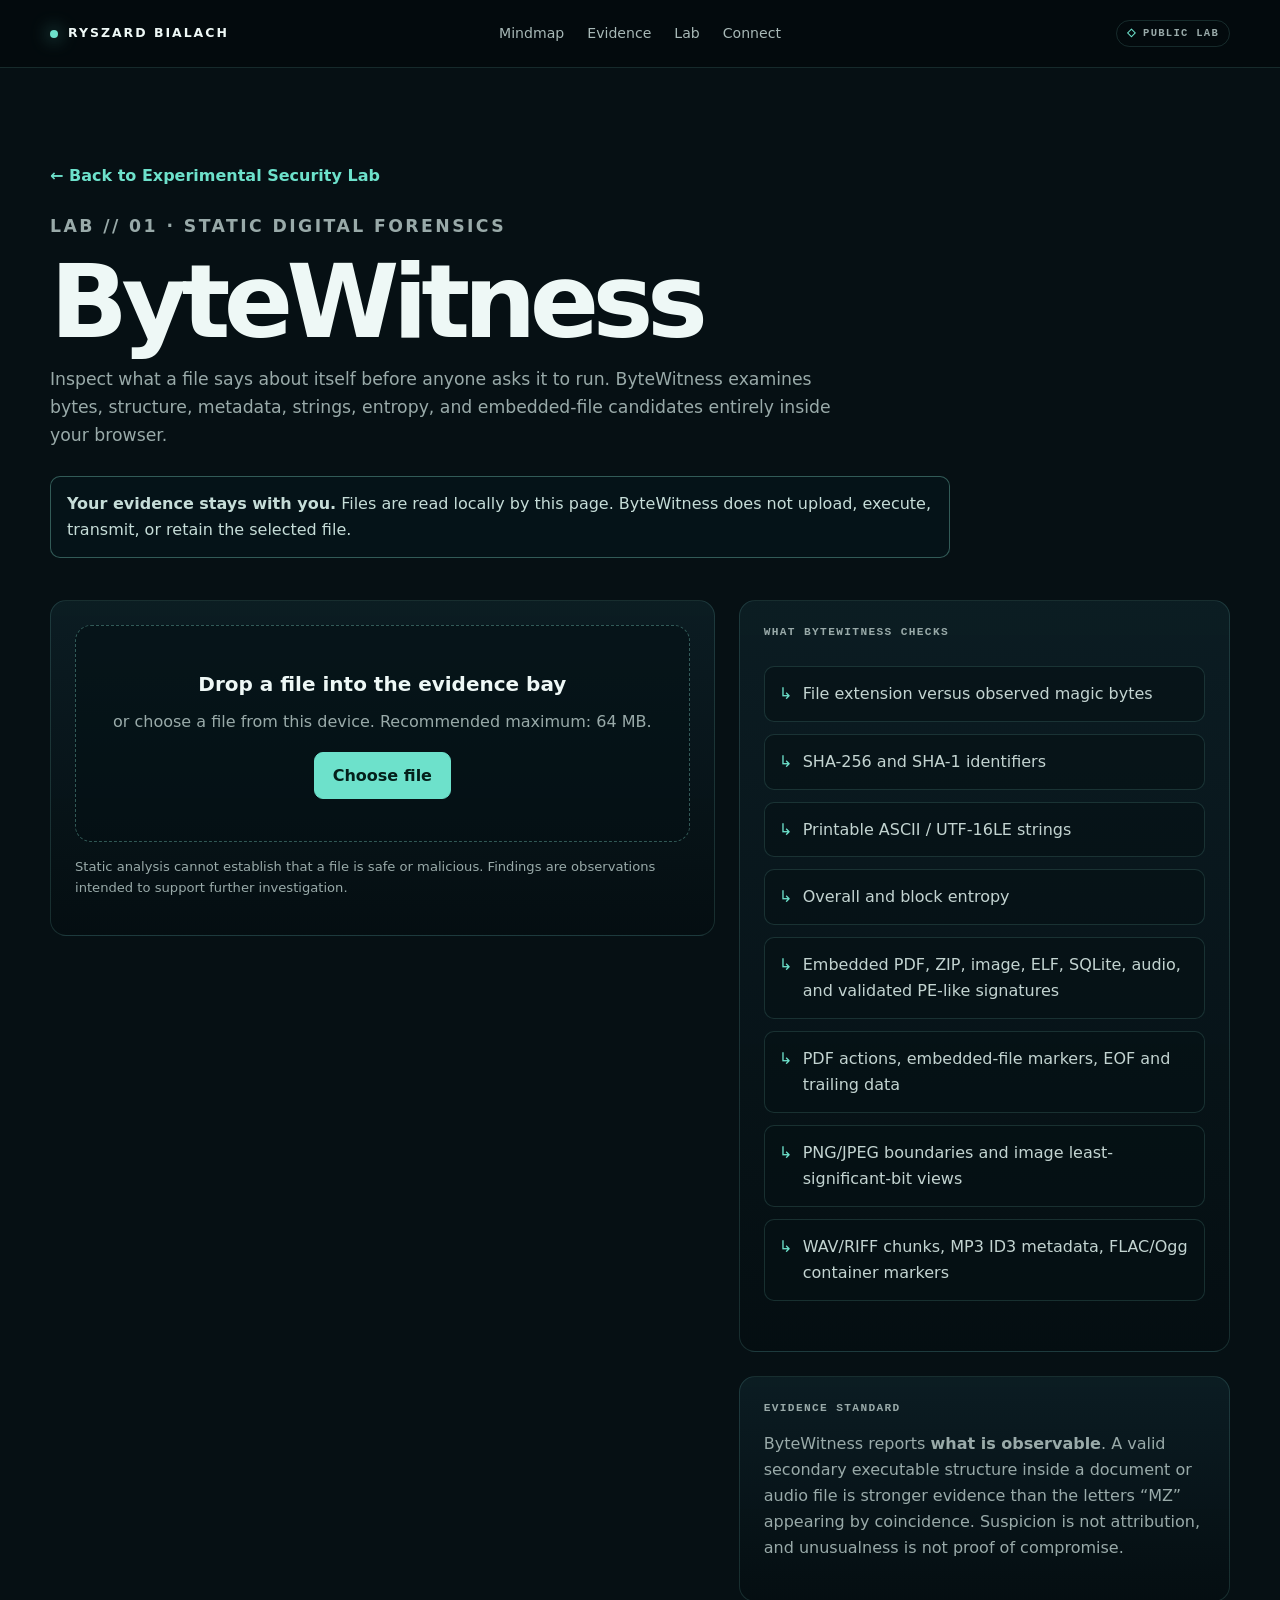
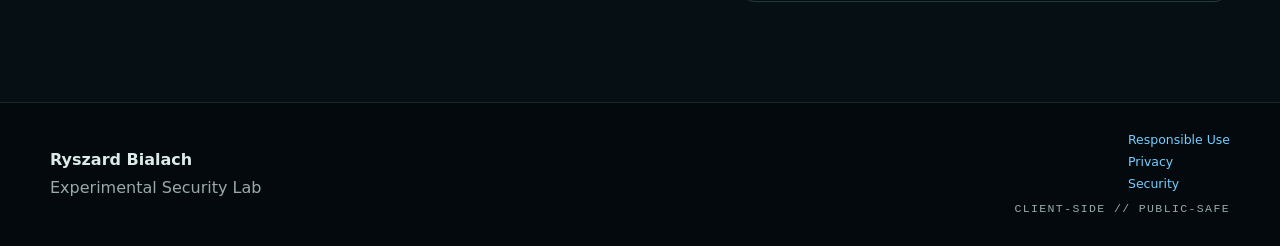
<file: bytewitness.html>
<!DOCTYPE html>
<html lang="en">
<head>
  <meta charset="UTF-8" />
  <meta name="viewport" content="width=device-width, initial-scale=1.0" />
  <meta name="theme-color" content="#071014" />
  <title>ByteWitness — Static File Forensics | Ryszard Bialach</title>
  <meta name="description" content="Privacy-first client-side static file inspection for metadata, magic bytes, hashes, strings, entropy, embedded signatures, PDF, image, and audio forensic indicators." />
  <meta name="robots" content="index,follow,max-snippet:-1,max-image-preview:large" />
  <link rel="canonical" href="https://ryszard-bialach2.com/bytewitness.html" />
  <meta property="og:type" content="website" />
  <meta property="og:title" content="ByteWitness — Static File Forensics" />
  <meta property="og:description" content="Privacy-first client-side static file inspection for metadata, magic bytes, hashes, strings, entropy, embedded signatures, PDF, image, and audio forensic indicators." />
  <meta property="og:url" content="https://ryszard-bialach2.com/bytewitness.html" />
  <link rel="stylesheet" href="styles.css" />
  <style>
.drop-zone { padding: 42px 24px; border: 1px dashed var(--line-strong); border-radius: 16px; text-align:center; background: rgba(4,16,20,.56); transition:.2s ease; }
.drop-zone.drag { border-color: var(--teal); background: rgba(21,63,62,.3); transform: translateY(-2px); }
.drop-zone input { display:none; }
.drop-zone strong { display:block; font-size:1.25rem; }
.drop-zone p { margin:8px 0 18px; }
.hash-value { font-family:"SFMono-Regular",Consolas,monospace; font-size:.73rem; word-break:break-all; color:#c7dbd7; }
.tabs { display:flex; gap:8px; flex-wrap:wrap; margin:22px 0 14px; }
.tab { border:1px solid var(--line); border-radius:8px; background:rgba(4,15,19,.6); color:var(--muted); padding:8px 11px; cursor:pointer; }
.tab.active { color:#05201b; background:var(--teal); border-color:var(--teal); }
.tab-pane { display:none; }
.tab-pane.active { display:block; }
.artifact-tree { font-family:"SFMono-Regular",Consolas,monospace; font-size:.78rem; line-height:1.75; color:#c3d7d3; white-space:pre-wrap; }
.string-list { max-height:360px; overflow:auto; padding:12px; border:1px solid var(--line); border-radius:10px; background:#030b0e; font-family:"SFMono-Regular",Consolas,monospace; font-size:.75rem; color:#b9cfcb; }
.hex-view { max-height:380px; overflow:auto; padding:14px; border:1px solid var(--line); border-radius:10px; background:#02080b; color:#adc7c2; font: .72rem/1.55 "SFMono-Regular",Consolas,monospace; white-space:pre; }
.entropy-bars { display:grid; gap:5px; }
.entropy-row { display:grid; grid-template-columns:90px 1fr 50px; gap:10px; align-items:center; font-size:.72rem; color:var(--muted); }
.entropy-bar { height:8px; background:#08191e; border-radius:999px; overflow:hidden; }
.entropy-bar > i { display:block; height:100%; background:linear-gradient(90deg,var(--teal),var(--cyan)); }
.image-lab { display:grid; grid-template-columns: 1fr 1fr; gap:14px; }
.image-lab canvas { width:100%; max-height:330px; object-fit:contain; border:1px solid var(--line); border-radius:10px; background:#02080a; image-rendering:pixelated; }
.bit-controls { display:flex; flex-wrap:wrap; gap:7px; margin-bottom:10px; }
.bit-controls button { padding:6px 9px; border:1px solid var(--line); border-radius:7px; background:#081a1f; color:var(--muted); cursor:pointer; }
.bit-controls button.active { color:#031914; background:var(--teal); }
.analysis-note { font-size:.82rem; color:var(--muted); }
@media(max-width:760px){ .image-lab{grid-template-columns:1fr;} }
</style>
</head>
<body class="tool-page">
<header class="topbar">
    <a class="identity" href="index.html#top"><span class="identity-dot"></span><span>RYSZARD BIALACH</span></a>
    <nav aria-label="Primary navigation">
      <a href="index.html#mind">Mindmap</a><a href="index.html#evidence">Evidence</a><a href="index.html#lab">Lab</a><a href="index.html#contact">Connect</a>
    </nav>
    <div class="public-badge"><span class="shield">◇</span> PUBLIC LAB</div>
  </header>
<main class="tool-main shell">
  <a class="back-to-lab" href="index.html#lab">← Back to Experimental Security Lab</a>
  <div class="tool-hero">
    <p class="eyebrow">LAB // 01 · STATIC DIGITAL FORENSICS</p>
    <h1>ByteWitness</h1>
    <p>Inspect what a file says about itself before anyone asks it to run. ByteWitness examines bytes, structure, metadata, strings, entropy, and embedded-file candidates entirely inside your browser.</p>
    <div class="tool-banner"><strong>Your evidence stays with you.</strong> Files are read locally by this page. ByteWitness does not upload, execute, transmit, or retain the selected file.</div>
  </div>

  <section class="tool-grid">
    <div>
      <div class="tool-panel">
        <div id="drop-zone" class="drop-zone">
          <strong>Drop a file into the evidence bay</strong>
          <p>or choose a file from this device. Recommended maximum: 64 MB.</p>
          <label class="btn primary" for="file-input">Choose file</label>
          <input id="file-input" type="file" />
        </div>
        <p class="analysis-note">Static analysis cannot establish that a file is safe or malicious. Findings are observations intended to support further investigation.</p>
      </div>

      <div id="results" hidden>
        <div class="tool-section tool-stat-grid" id="summary-stats"></div>

        <div class="tool-panel tool-section">
          <p class="tool-section-title">FORENSIC OBSERVATIONS</p>
          <div id="findings"></div>
        </div>

        <div class="tool-panel tool-section">
          <div class="tabs" role="tablist">
            <button class="tab active" data-tab="structure">Structure</button>
            <button class="tab" data-tab="strings">Strings</button>
            <button class="tab" data-tab="entropy">Entropy</button>
            <button class="tab" data-tab="hex">Hex</button>
            <button class="tab" data-tab="image" id="image-tab" hidden>Image Lab</button>
          </div>
          <div class="tab-pane active" id="pane-structure"><pre class="artifact-tree" id="artifact-tree"></pre></div>
          <div class="tab-pane" id="pane-strings"><div class="string-list" id="string-list"></div></div>
          <div class="tab-pane" id="pane-entropy"><div id="entropy-bars" class="entropy-bars"></div></div>
          <div class="tab-pane" id="pane-hex"><div class="hex-view" id="hex-view"></div></div>
          <div class="tab-pane" id="pane-image">
            <div class="bit-controls" id="bit-controls"></div>
            <div class="image-lab"><canvas id="image-original"></canvas><canvas id="image-bitplane"></canvas></div>
            <p class="analysis-note" id="image-note"></p>
          </div>
        </div>
      </div>
    </div>

    <aside>
      <div class="tool-panel">
        <p class="tool-section-title">WHAT BYTEWITNESS CHECKS</p>
        <div class="proof-list">
          <div class="proof">File extension versus observed magic bytes</div>
          <div class="proof">SHA-256 and SHA-1 identifiers</div>
          <div class="proof">Printable ASCII / UTF-16LE strings</div>
          <div class="proof">Overall and block entropy</div>
          <div class="proof">Embedded PDF, ZIP, image, ELF, SQLite, audio, and validated PE-like signatures</div>
          <div class="proof">PDF actions, embedded-file markers, EOF and trailing data</div>
          <div class="proof">PNG/JPEG boundaries and image least-significant-bit views</div>
          <div class="proof">WAV/RIFF chunks, MP3 ID3 metadata, FLAC/Ogg container markers</div>
        </div>
      </div>
      <div class="tool-panel tool-section">
        <p class="tool-section-title">EVIDENCE STANDARD</p>
        <p>ByteWitness reports <strong>what is observable</strong>. A valid secondary executable structure inside a document or audio file is stronger evidence than the letters “MZ” appearing by coincidence. Suspicion is not attribution, and unusualness is not proof of compromise.</p>
      </div>
    </aside>
  </section>
</main>
<footer><div class="shell footer-grid"><div><strong>Ryszard Bialach</strong><span>Experimental Security Lab</span></div><div class="footer-meta"><div class="footer-policy-links"><a href="trusted-use.html#responsible-use">Responsible Use</a><a href="trusted-use.html#privacy">Privacy</a><a href=".well-known/security.txt">Security</a></div><div class="mono micro">CLIENT-SIDE // PUBLIC-SAFE</div></div></div></footer>
<script src="bytewitness.js"></script>
</body></html>
</file>
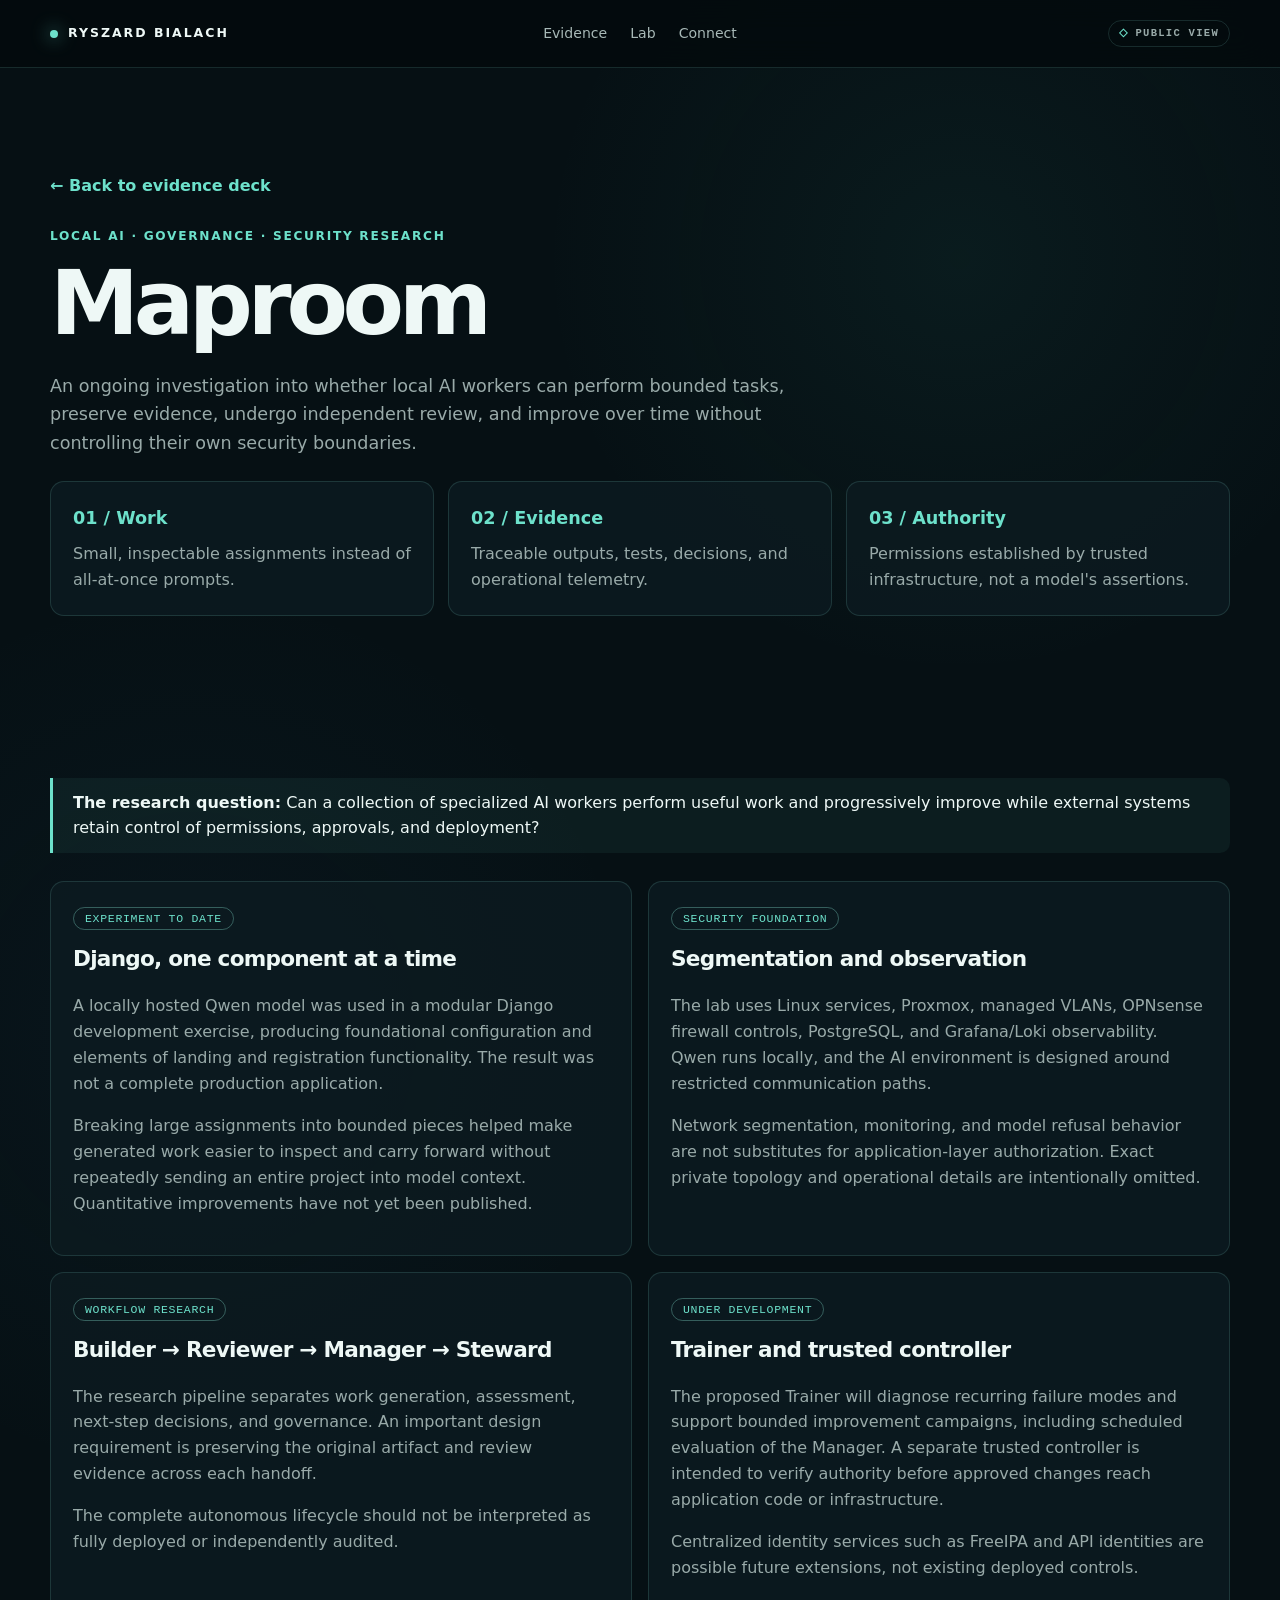
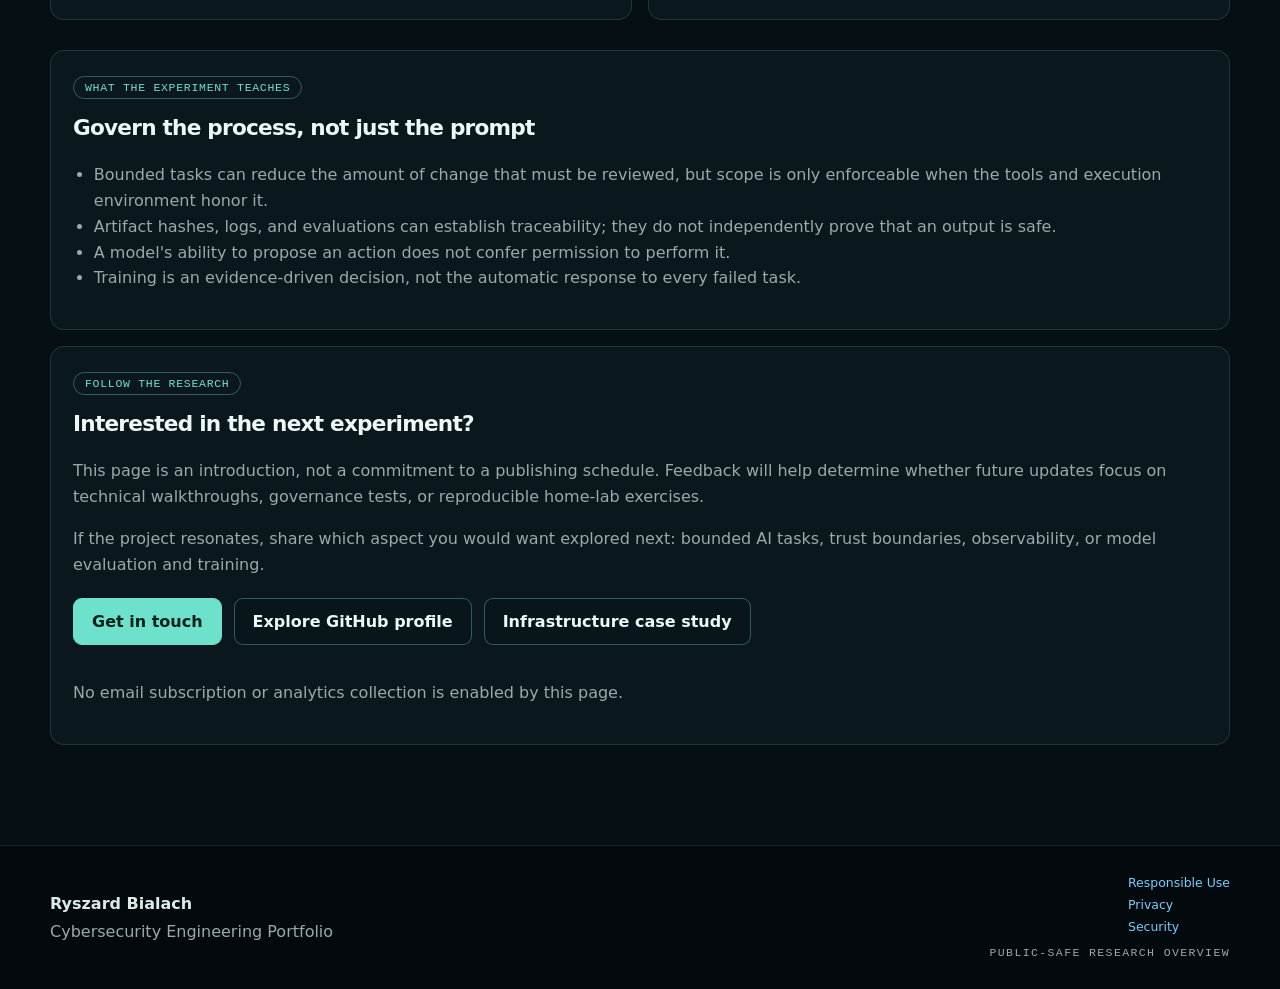
<file: maproom.html>
<!DOCTYPE html>
<html lang="en">
<head>
<meta charset="UTF-8" />
<meta name="viewport" content="width=device-width, initial-scale=1.0" />
<meta name="theme-color" content="#071014" />
<title>Maproom | Governed Local AI Research | Ryszard Bialach</title>
<meta name="description" content="Maproom is an ongoing home-lab research project exploring bounded local AI work, independent evaluation, and enforceable authority boundaries." />
<meta name="robots" content="index,follow,max-image-preview:large" />
<link rel="canonical" href="https://ryszard-bialach2.com/maproom.html" />
<meta property="og:type" content="article" />
<meta property="og:title" content="Maproom — Governed Local AI Research" />
<meta property="og:description" content="What an independent local AI lab has taught us about bounded tasks, evidence, review and authority." />
<meta property="og:url" content="https://ryszard-bialach2.com/maproom.html" />
<link rel="stylesheet" href="styles.css" />
<style>
.maproom-stats{display:grid;grid-template-columns:repeat(3,minmax(0,1fr));gap:14px;margin:24px 0 34px}
.maproom-stat,.maproom-panel{border:1px solid var(--line);background:var(--panel);border-radius:14px;padding:22px}
.maproom-stat strong{display:block;color:var(--teal);font-size:1.1rem;margin-bottom:8px}
.maproom-stat span,.maproom-panel p,.maproom-panel li{color:var(--muted)}
.maproom-grid{display:grid;grid-template-columns:repeat(2,minmax(0,1fr));gap:16px;margin:22px 0 30px}
.maproom-panel h2{font-size:1.35rem;margin:0 0 12px}
.maproom-panel ul{padding-left:1.3rem}
.maproom-tag{display:inline-block;border:1px solid var(--line-strong);border-radius:100px;color:var(--teal);padding:4px 11px;font:.72rem Consolas,monospace;letter-spacing:.06em;margin-bottom:12px}
.maproom-callout{border-left:3px solid var(--teal);padding:12px 20px;background:rgba(109,225,203,.06);border-radius:0 10px 10px 0;margin:28px 0}
.maproom-callout p{margin:0;color:var(--text)}
.maproom-cta{display:flex;flex-wrap:wrap;gap:12px;margin:20px 0 35px}
@media(max-width:760px){.maproom-stats,.maproom-grid{grid-template-columns:1fr}}
</style>
</head>
<body class="project-page">
<header class="topbar"><a class="identity" href="/"><span class="identity-dot"></span><span>RYSZARD BIALACH</span></a><nav aria-label="Primary navigation"><a href="/#evidence">Evidence</a><a href="/#lab">Lab</a><a href="/#contact">Connect</a></nav><div class="public-badge"><span class="shield">◇</span> PUBLIC VIEW</div><button class="mobile-nav-toggle" type="button" aria-label="Open navigation menu" aria-controls="mobile-site-nav" aria-expanded="false"><svg viewBox="0 0 80 80" width="28" height="28" fill="currentColor" aria-hidden="true"><path d="M12 34c1-15 13-23 28-23s27 8 28 23H12Z"/><path d="M11 39c18-4 40-4 58 0v7c-18 4-40 4-58 0v-7Z"/><path d="M13 49l12 7 12-7 12 7 12-7h6v9H13v-9Z"/><path d="M14 62h52c-2 9-11 12-26 12S16 71 14 62Z"/></svg></button><nav id="mobile-site-nav" class="mobile-site-nav" aria-label="Mobile navigation" hidden><a href="/#mind">Mindmap</a><a href="/#evidence">Evidence</a><a href="/maproom.html">Maproom</a><a href="/#lab">Lab</a><a href="/#credentials">Credentials</a><a href="/#experience">Experience</a><a href="/#contact">Connect</a></nav></header>
<main>
<section class="project-hero shell">
<a class="back-link" href="/#evidence">← Back to evidence deck</a>
<p class="eyebrow">LOCAL AI · GOVERNANCE · SECURITY RESEARCH</p>
<h1>Maproom</h1>
<p class="project-lead">An ongoing investigation into whether local AI workers can perform bounded tasks, preserve evidence, undergo independent review, and improve over time without controlling their own security boundaries.</p>
<div class="maproom-stats" aria-label="Research focus">
<div class="maproom-stat"><strong>01 / Work</strong><span>Small, inspectable assignments instead of all-at-once prompts.</span></div>
<div class="maproom-stat"><strong>02 / Evidence</strong><span>Traceable outputs, tests, decisions, and operational telemetry.</span></div>
<div class="maproom-stat"><strong>03 / Authority</strong><span>Permissions established by trusted infrastructure, not a model's assertions.</span></div>
</div>
</section>
<section class="project-body shell">
<div class="maproom-callout"><p><strong>The research question:</strong> Can a collection of specialized AI workers perform useful work and progressively improve while external systems retain control of permissions, approvals, and deployment?</p></div>
<div class="maproom-grid">
<article class="maproom-panel"><span class="maproom-tag">EXPERIMENT TO DATE</span><h2>Django, one component at a time</h2><p>A locally hosted Qwen model was used in a modular Django development exercise, producing foundational configuration and elements of landing and registration functionality. The result was not a complete production application.</p><p>Breaking large assignments into bounded pieces helped make generated work easier to inspect and carry forward without repeatedly sending an entire project into model context. Quantitative improvements have not yet been published.</p></article>
<article class="maproom-panel"><span class="maproom-tag">SECURITY FOUNDATION</span><h2>Segmentation and observation</h2><p>The lab uses Linux services, Proxmox, managed VLANs, OPNsense firewall controls, PostgreSQL, and Grafana/Loki observability. Qwen runs locally, and the AI environment is designed around restricted communication paths.</p><p>Network segmentation, monitoring, and model refusal behavior are not substitutes for application-layer authorization. Exact private topology and operational details are intentionally omitted.</p></article>
<article class="maproom-panel"><span class="maproom-tag">WORKFLOW RESEARCH</span><h2>Builder → Reviewer → Manager → Steward</h2><p>The research pipeline separates work generation, assessment, next-step decisions, and governance. An important design requirement is preserving the original artifact and review evidence across each handoff.</p><p>The complete autonomous lifecycle should not be interpreted as fully deployed or independently audited.</p></article>
<article class="maproom-panel"><span class="maproom-tag">UNDER DEVELOPMENT</span><h2>Trainer and trusted controller</h2><p>The proposed Trainer will diagnose recurring failure modes and support bounded improvement campaigns, including scheduled evaluation of the Manager. A separate trusted controller is intended to verify authority before approved changes reach application code or infrastructure.</p><p>Centralized identity services such as FreeIPA and API identities are possible future extensions, not existing deployed controls.</p></article>
</div>
<div class="maproom-panel"><span class="maproom-tag">WHAT THE EXPERIMENT TEACHES</span><h2>Govern the process, not just the prompt</h2><ul><li>Bounded tasks can reduce the amount of change that must be reviewed, but scope is only enforceable when the tools and execution environment honor it.</li><li>Artifact hashes, logs, and evaluations can establish traceability; they do not independently prove that an output is safe.</li><li>A model's ability to propose an action does not confer permission to perform it.</li><li>Training is an evidence-driven decision, not the automatic response to every failed task.</li></ul></div>
<div class="maproom-panel" style="margin-top:16px"><span class="maproom-tag">FOLLOW THE RESEARCH</span><h2>Interested in the next experiment?</h2><p>This page is an introduction, not a commitment to a publishing schedule. Feedback will help determine whether future updates focus on technical walkthroughs, governance tests, or reproducible home-lab exercises.</p><p>If the project resonates, share which aspect you would want explored next: bounded AI tasks, trust boundaries, observability, or model evaluation and training.</p><div class="maproom-cta"><a class="btn primary" href="/#contact">Get in touch</a><a class="btn ghost" href="https://github.com/rbcommoncents" target="_blank" rel="noopener noreferrer">Explore GitHub profile</a><a class="btn ghost" href="secure-infrastructure-lab.html">Infrastructure case study</a></div><p class="muted">No email subscription or analytics collection is enabled by this page.</p></div>
</section>
</main>
<footer><div class="shell footer-grid"><div><strong>Ryszard Bialach</strong><span>Cybersecurity Engineering Portfolio</span></div><div class="footer-meta"><div class="footer-policy-links"><a href="trusted-use.html#responsible-use">Responsible Use</a><a href="trusted-use.html#privacy">Privacy</a><a href=".well-known/security.txt">Security</a></div><div class="mono micro">PUBLIC-SAFE RESEARCH OVERVIEW</div></div></div></footer>
<script src="mobile-nav.js" defer></script>
</body></html>
</file>
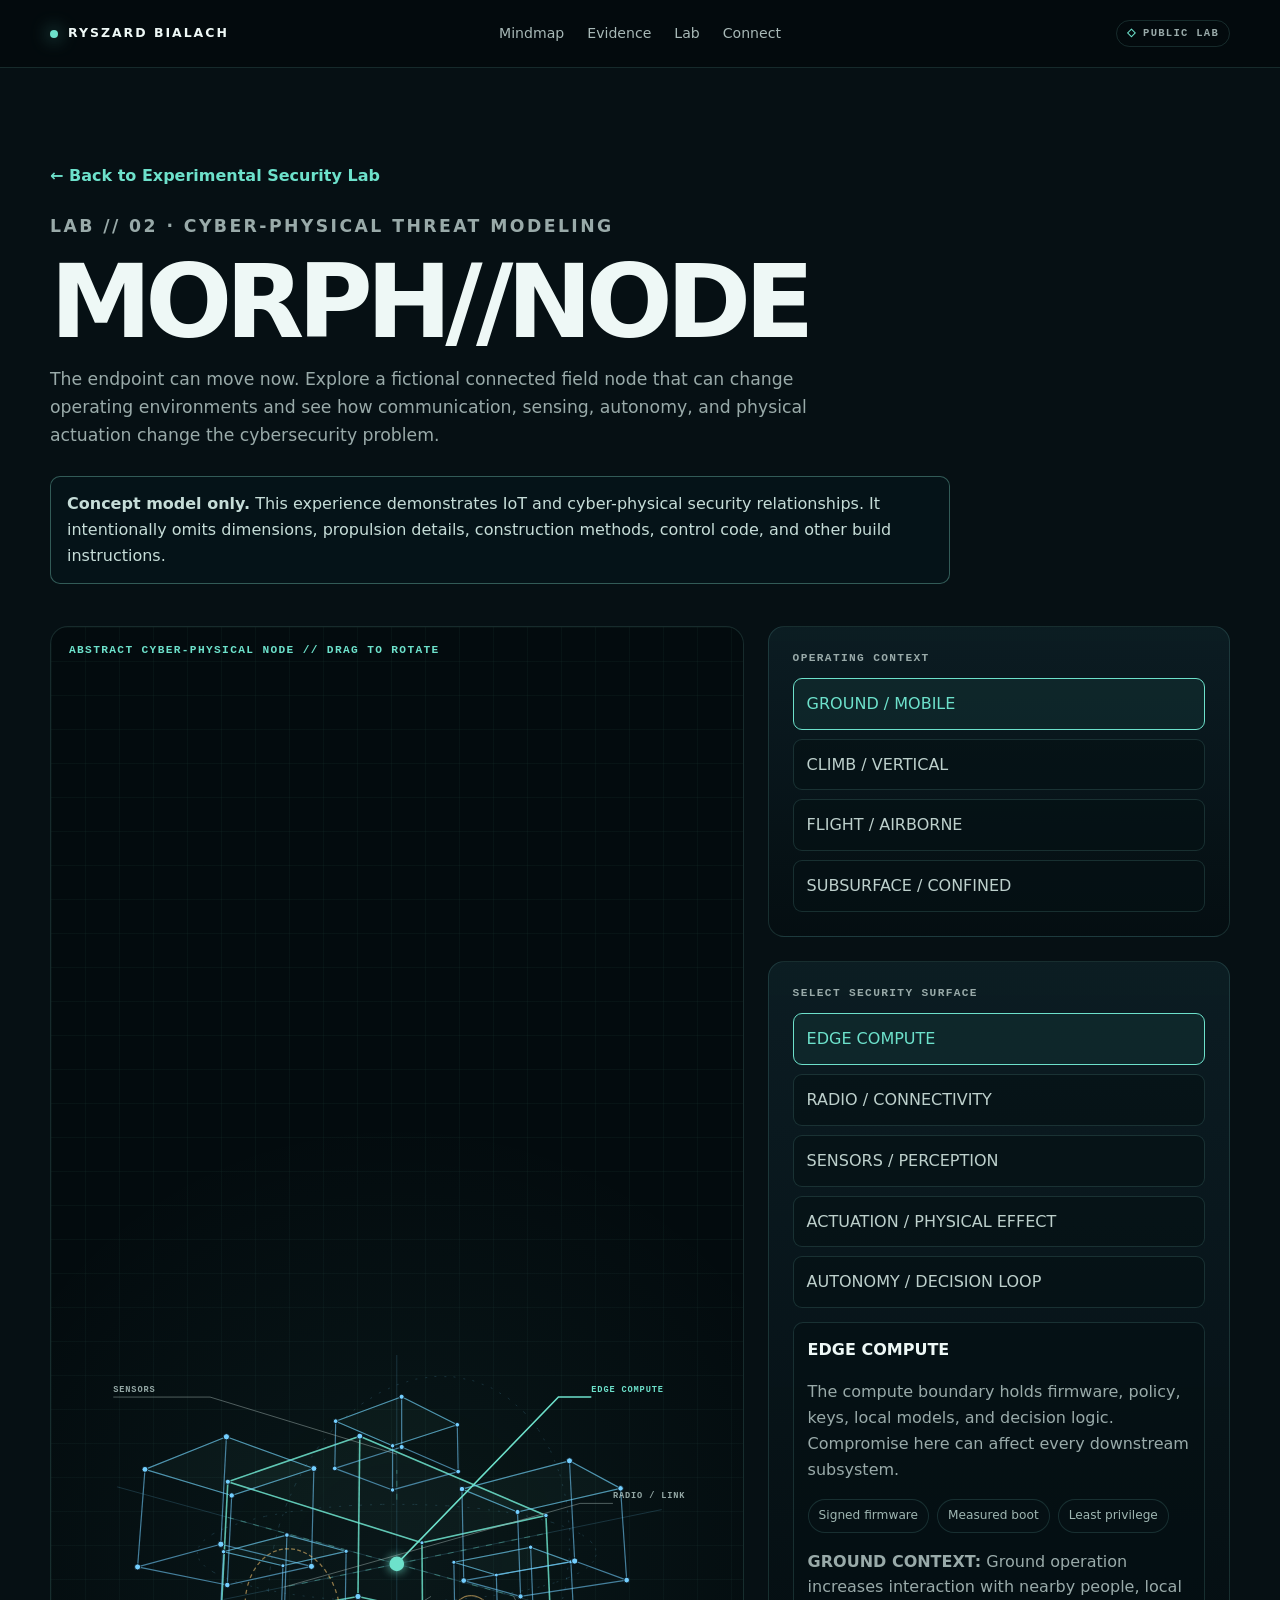
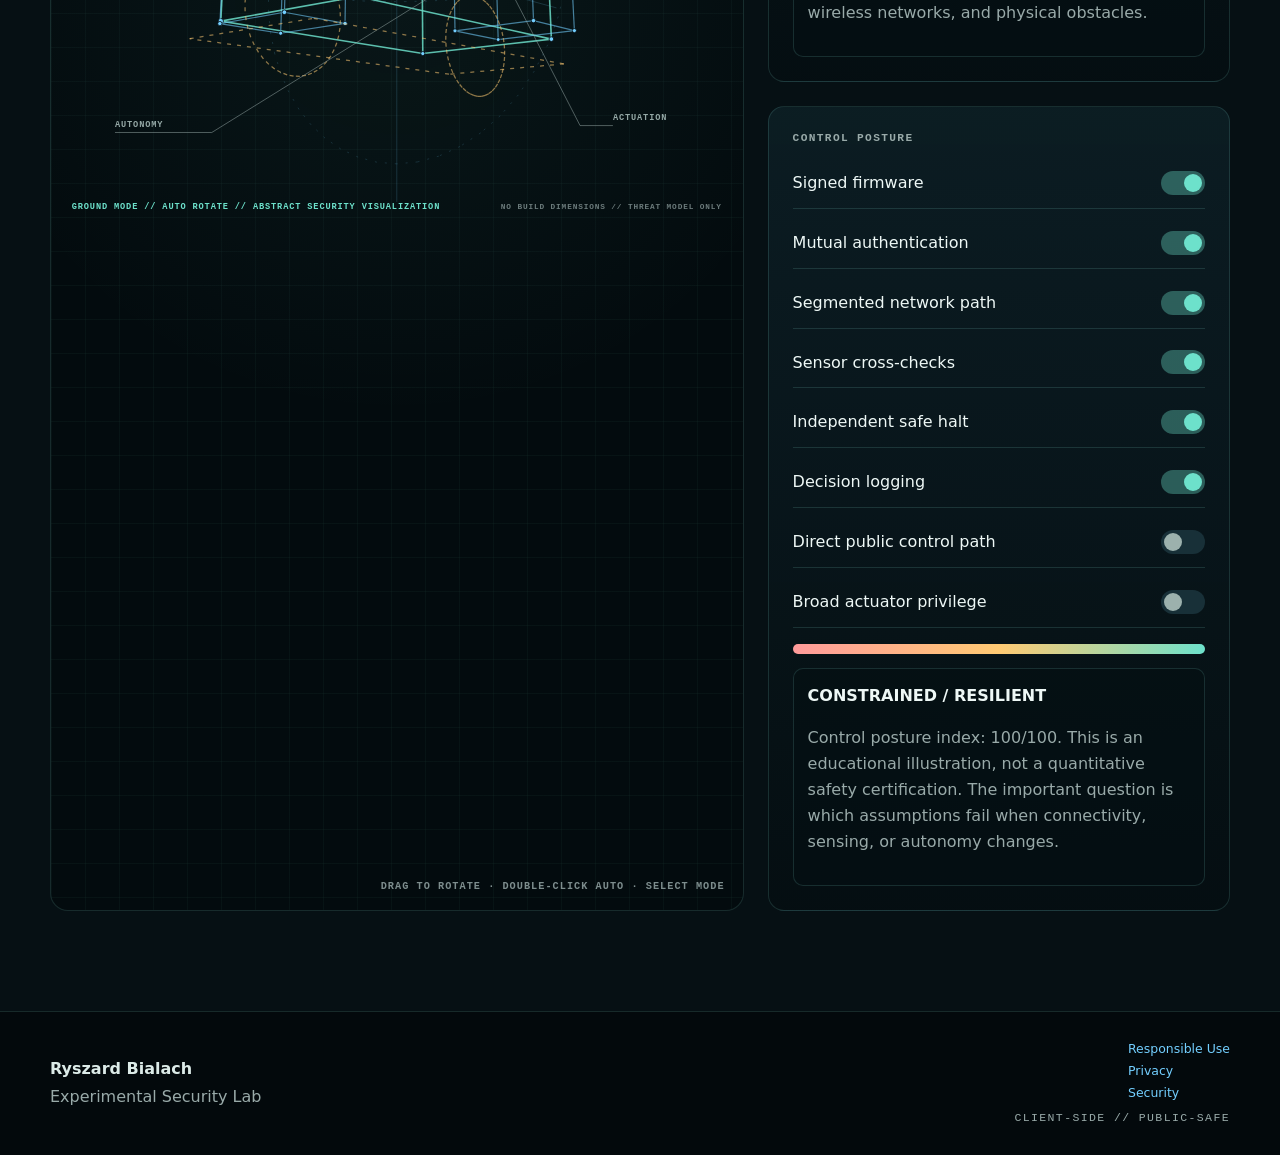
<file: morph-node.html>
<!DOCTYPE html>
<html lang="en">
<head>
  <meta charset="UTF-8" />
  <meta name="viewport" content="width=device-width, initial-scale=1.0" />
  <meta name="theme-color" content="#071014" />
  <title>MORPH//NODE — IoT Cyber-Physical Threat Model | Ryszard Bialach</title>
  <meta name="description" content="Interactive cyber-physical IoT security model exploring connectivity, sensing, actuation, autonomy, trust boundaries, and fail-safe controls." />
  <meta name="robots" content="index,follow,max-snippet:-1,max-image-preview:large" />
  <link rel="canonical" href="https://ryszard-bialach2.com/morph-node.html" />
  <meta property="og:type" content="website" />
  <meta property="og:title" content="MORPH//NODE — IoT Cyber-Physical Threat Model" />
  <meta property="og:description" content="Interactive cyber-physical IoT security model exploring connectivity, sensing, actuation, autonomy, trust boundaries, and fail-safe controls." />
  <meta property="og:url" content="https://ryszard-bialach2.com/morph-node.html" />
  <link rel="stylesheet" href="styles.css" />
  <style>
.morph-layout { display:grid; grid-template-columns:1.2fr .8fr; gap:24px; }
.blueprint-wrap { position:relative; min-height:600px; border:1px solid var(--line); border-radius:18px; overflow:hidden; background:radial-gradient(circle at center,rgba(109,225,203,.06),transparent 45%),#030b0e; }
.blueprint-wrap::before { content:""; position:absolute; inset:0; z-index:0; background-image:linear-gradient(rgba(109,225,203,.04) 1px,transparent 1px),linear-gradient(90deg,rgba(109,225,203,.04) 1px,transparent 1px); background-size:34px 34px; pointer-events:none; }
#morph-svg {
  position:absolute;
  inset:0;
  width:100%;
  height:100%;
  display:block;
  z-index:1;
  cursor:grab;
  touch-action:none;
}
#morph-svg:active { cursor:grabbing; }
.blueprint-wrap::before { z-index:0; }
.blueprint-label { z-index:3; }
.render-hint {
  position:absolute;
  right:18px;
  bottom:16px;
  z-index:3;
  color:rgba(153,170,169,.82);
  font:700 .64rem/1.3 "SFMono-Regular",Consolas,monospace;
  letter-spacing:.10em;
}
#morph-svg .wire {
  stroke:rgba(109,225,203,.84);
  stroke-width:1.6;
  fill:none;
  vector-effect:non-scaling-stroke;
}
#morph-svg .wire-secondary {
  stroke:rgba(115,207,255,.58);
  stroke-width:1.2;
  fill:none;
  vector-effect:non-scaling-stroke;
}
#morph-svg .trust-path {
  stroke:rgba(109,225,203,.36);
  stroke-width:1.1;
  stroke-dasharray:6 7;
  fill:none;
  vector-effect:non-scaling-stroke;
}
#morph-svg .node-dot {
  fill:#73cfff;
  stroke:#061014;
  stroke-width:1;
}
#morph-svg .core-dot {
  fill:#6de1cb;
  filter:drop-shadow(0 0 6px rgba(109,225,203,.65));
}
#morph-svg .callout {
  stroke:rgba(153,170,169,.5);
  stroke-width:1;
  fill:none;
  vector-effect:non-scaling-stroke;
}
#morph-svg .callout.active {
  stroke:#6de1cb;
  stroke-width:1.6;
}
#morph-svg .callout-label {
  fill:rgba(190,211,207,.78);
  font:700 10px "SFMono-Regular",Consolas,monospace;
  letter-spacing:1px;
}
#morph-svg .callout-label.active {
  fill:#6de1cb;
}
#morph-svg .mode-accent {
  stroke:rgba(255,202,115,.55);
  stroke-width:1.25;
  fill:none;
  stroke-dasharray:4 6;
  vector-effect:non-scaling-stroke;
}
#morph-svg .axis {
  stroke:rgba(115,207,255,.18);
  stroke-width:1;
  fill:none;
  vector-effect:non-scaling-stroke;
}
.blueprint-label { position:absolute; left:18px; top:16px; color:var(--teal); font:700 .7rem/1.3 "SFMono-Regular",Consolas,monospace; letter-spacing:.12em; }
.mode-buttons, .control-list { display:grid; gap:9px; }
.mode-btn, .module-btn { width:100%; text-align:left; padding:12px 13px; border:1px solid var(--line); border-radius:9px; background:rgba(5,17,21,.65); color:#bdd0cc; cursor:pointer; }
.mode-btn.active, .module-btn.active { border-color:var(--teal); color:var(--teal); background:rgba(19,55,55,.45); }
.control-row { display:flex; align-items:center; justify-content:space-between; gap:12px; padding:12px 0; border-bottom:1px solid var(--line); }
.switch { position:relative; width:44px; height:24px; border:0; border-radius:999px; background:#183038; cursor:pointer; }
.switch::after { content:""; position:absolute; width:18px; height:18px; left:3px; top:3px; border-radius:50%; background:#9cb1ad; transition:.2s; }
.switch.on { background:rgba(109,225,203,.35); }
.switch.on::after { left:23px; background:var(--teal); }
.trust-meter { margin-top:16px; height:10px; border-radius:999px; overflow:hidden; background:#061419; }
.trust-meter i { display:block; height:100%; width:50%; background:linear-gradient(90deg,#ff9b9b,var(--amber),var(--teal)); transition:width .35s ease; }
.state-box { margin-top:14px; padding:14px; border:1px solid var(--line); border-radius:10px; background:rgba(4,15,19,.55); }
@media(max-width:900px){ .morph-layout{grid-template-columns:1fr;} .blueprint-wrap{min-height:500px;} }

#morph-svg .hull-face {
  fill:rgba(109,225,203,.035);
  stroke:rgba(109,225,203,.24);
  stroke-width:1;
  vector-effect:non-scaling-stroke;
}
#morph-svg .depth-ring {
  fill:none;
  stroke:rgba(115,207,255,.16);
  stroke-width:1;
  stroke-dasharray:2 8;
  vector-effect:non-scaling-stroke;
}
#morph-svg .status-label {
  fill:rgba(153,170,169,.70);
  font:700 9px "SFMono-Regular",Consolas,monospace;
  letter-spacing:1px;
}

</style>
</head><body class="tool-page"><header class="topbar">
    <a class="identity" href="index.html#top"><span class="identity-dot"></span><span>RYSZARD BIALACH</span></a>
    <nav aria-label="Primary navigation">
      <a href="index.html#mind">Mindmap</a><a href="index.html#evidence">Evidence</a><a href="index.html#lab">Lab</a><a href="index.html#contact">Connect</a>
    </nav>
    <div class="public-badge"><span class="shield">◇</span> PUBLIC LAB</div>
  </header>
<main class="tool-main shell">
  <a class="back-to-lab" href="index.html#lab">← Back to Experimental Security Lab</a>
  <div class="tool-hero">
    <p class="eyebrow">LAB // 02 · CYBER-PHYSICAL THREAT MODELING</p>
    <h1>MORPH//NODE</h1>
    <p>The endpoint can move now. Explore a fictional connected field node that can change operating environments and see how communication, sensing, autonomy, and physical actuation change the cybersecurity problem.</p>
    <div class="tool-banner"><strong>Concept model only.</strong> This experience demonstrates IoT and cyber-physical security relationships. It intentionally omits dimensions, propulsion details, construction methods, control code, and other build instructions.</div>
  </div>

  <section class="morph-layout">
    <div class="blueprint-wrap">
      <div class="blueprint-label">ABSTRACT CYBER-PHYSICAL NODE // DRAG TO ROTATE</div>
      <svg id="morph-svg" viewBox="0 0 800 620" role="img" aria-label="Rotating abstract cyber-physical IoT threat-model blueprint"></svg>
      <div class="render-hint">DRAG TO ROTATE · DOUBLE-CLICK AUTO · SELECT MODE</div>
    </div>
    <aside>
      <div class="tool-panel">
        <p class="tool-section-title">OPERATING CONTEXT</p>
        <div class="mode-buttons" id="mode-buttons">
          <button class="mode-btn active" data-mode="ground">GROUND / MOBILE</button>
          <button class="mode-btn" data-mode="climb">CLIMB / VERTICAL</button>
          <button class="mode-btn" data-mode="flight">FLIGHT / AIRBORNE</button>
          <button class="mode-btn" data-mode="subsurface">SUBSURFACE / CONFINED</button>
        </div>
      </div>

      <div class="tool-panel tool-section">
        <p class="tool-section-title">SELECT SECURITY SURFACE</p>
        <div class="mode-buttons" id="module-buttons">
          <button class="module-btn active" data-module="compute">EDGE COMPUTE</button>
          <button class="module-btn" data-module="radio">RADIO / CONNECTIVITY</button>
          <button class="module-btn" data-module="sensors">SENSORS / PERCEPTION</button>
          <button class="module-btn" data-module="actuation">ACTUATION / PHYSICAL EFFECT</button>
          <button class="module-btn" data-module="autonomy">AUTONOMY / DECISION LOOP</button>
        </div>
        <div class="state-box" id="module-detail"></div>
      </div>

      <div class="tool-panel tool-section">
        <p class="tool-section-title">CONTROL POSTURE</p>
        <div class="control-list" id="controls"></div>
        <div class="trust-meter"><i id="trust-bar"></i></div>
        <div class="state-box" id="trust-state"></div>
      </div>
    </aside>
  </section>
</main>
<footer><div class="shell footer-grid"><div><strong>Ryszard Bialach</strong><span>Experimental Security Lab</span></div><div class="footer-meta"><div class="footer-policy-links"><a href="trusted-use.html#responsible-use">Responsible Use</a><a href="trusted-use.html#privacy">Privacy</a><a href=".well-known/security.txt">Security</a></div><div class="mono micro">CLIENT-SIDE // PUBLIC-SAFE</div></div></div></footer><script src="morph-node.js"></script></body></html>
</file>
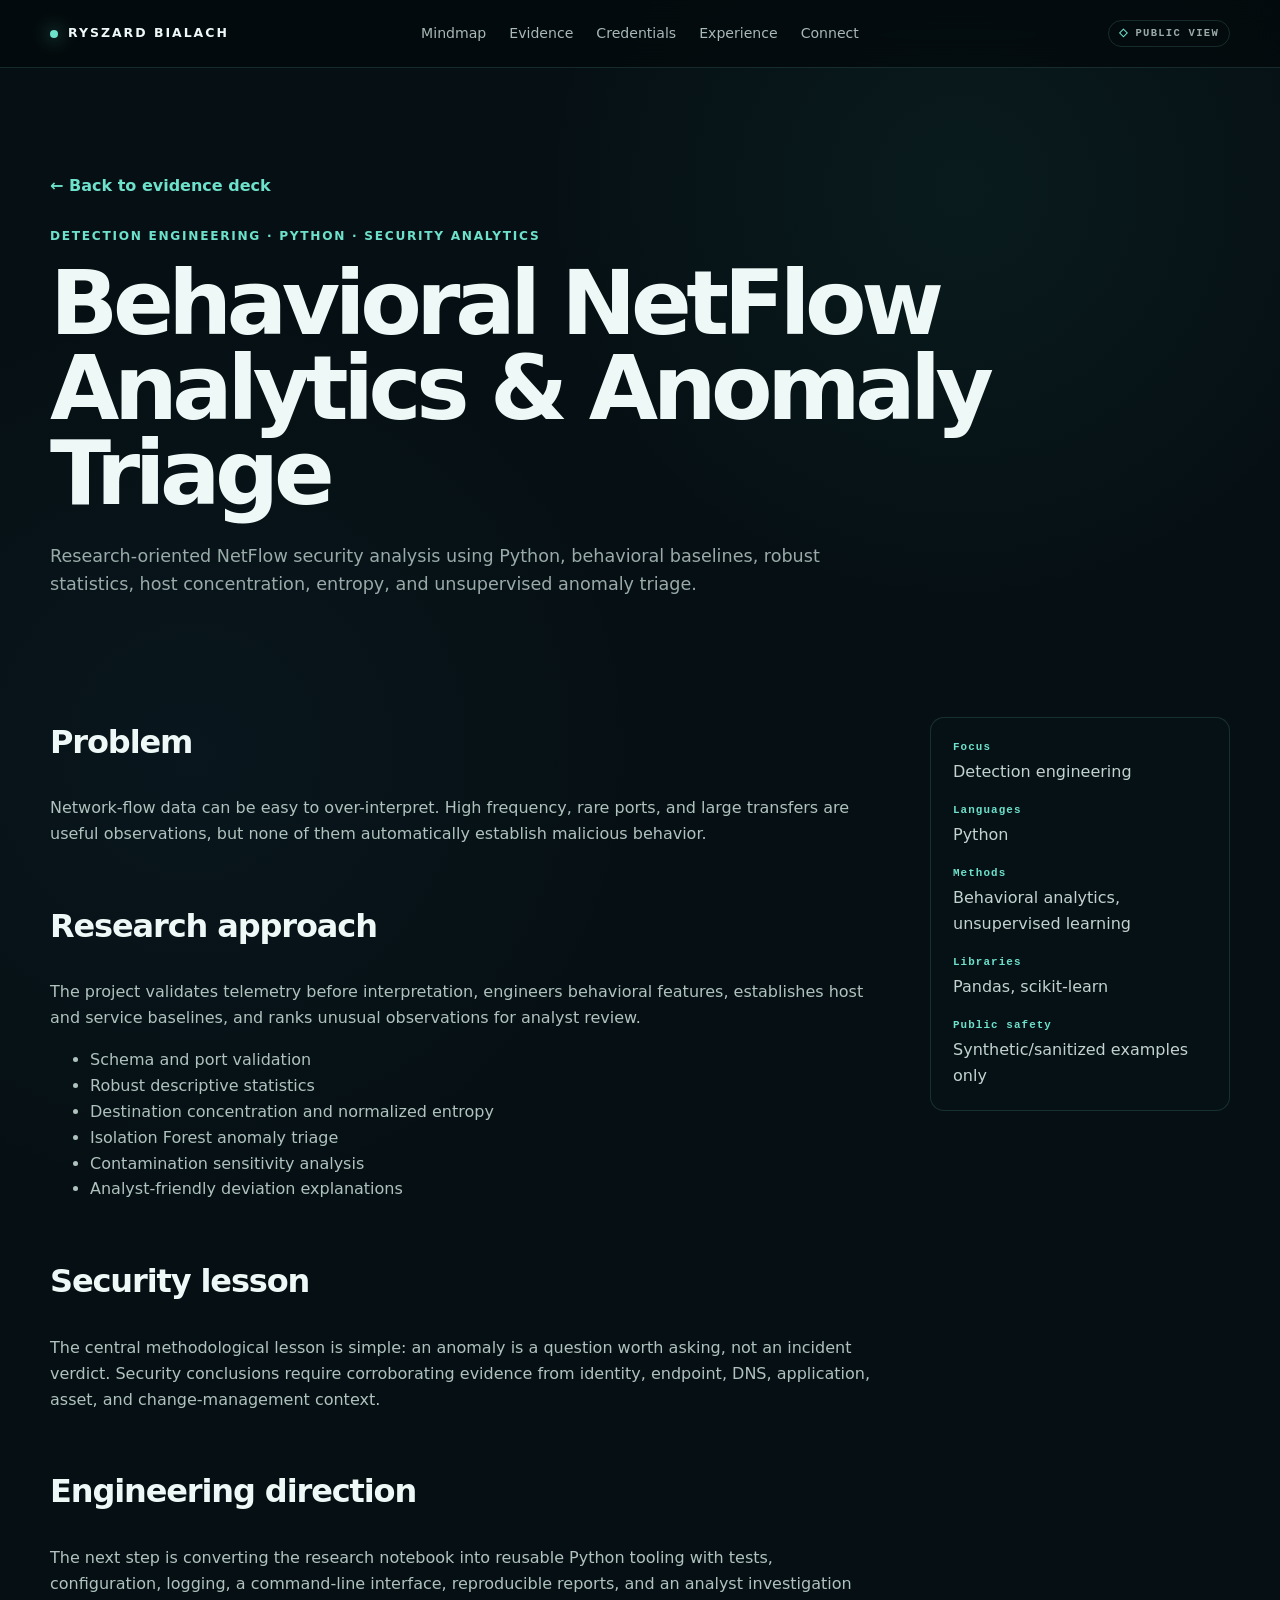
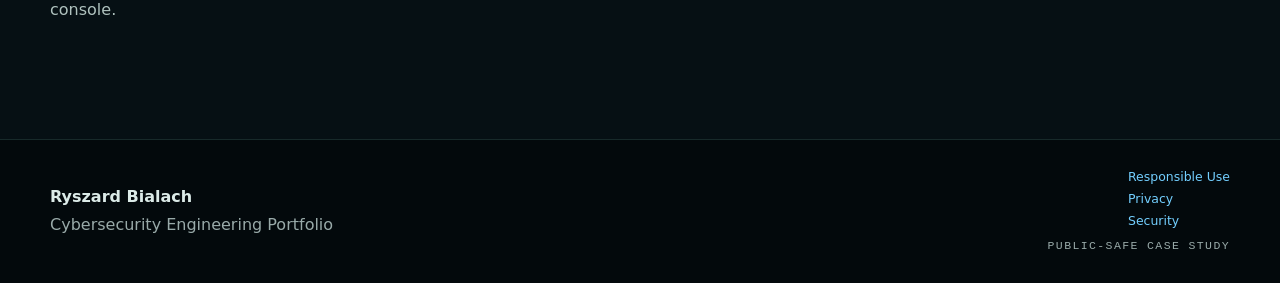
<file: netflow-behavioral-analytics.html>
<!DOCTYPE html><html lang="en"><head><meta charset="UTF-8"/><meta name="viewport" content="width=device-width,initial-scale=1.0"/><meta name="theme-color" content="#071014"/><title>Behavioral NetFlow Analytics &amp; Anomaly Triage | Ryszard Bialach</title><meta name="description" content="Research-oriented NetFlow security analysis using Python, behavioral baselines, robust statistics, host concentration, entropy, and unsupervised anomaly triage."/><meta name="author" content="Ryszard Bialach"/><meta name="robots" content="index,follow,max-snippet:-1,max-image-preview:large"/><link rel="canonical" href="https://ryszard-bialach2.com/netflow-behavioral-analytics.html"/><meta property="og:type" content="article"/><meta property="og:title" content="Behavioral NetFlow Analytics &amp; Anomaly Triage"/><meta property="og:description" content="Research-oriented NetFlow security analysis using Python, behavioral baselines, robust statistics, host concentration, entropy, and unsupervised anomaly triage."/><meta property="og:url" content="https://ryszard-bialach2.com/netflow-behavioral-analytics.html"/><script type="application/ld+json">{"@context": "https://schema.org", "@type": "TechArticle", "headline": "Behavioral NetFlow Analytics & Anomaly Triage", "description": "Research-oriented NetFlow security analysis using Python, behavioral baselines, robust statistics, host concentration, entropy, and unsupervised anomaly triage.", "author": {"@type": "Person", "name": "Ryszard Bialach", "url": "https://ryszard-bialach2.com/"}, "url": "https://ryszard-bialach2.com/netflow-behavioral-analytics.html", "keywords": ["Detection Engineering", "Cybersecurity", "Python", "NetFlow", "Security Analytics", "Isolation Forest", "Behavioral Analytics"]}</script><link rel="stylesheet" href="styles.css"/></head><body class="project-page"><header class="topbar"><a class="identity" href="/"><span class="identity-dot"></span><span>RYSZARD BIALACH</span></a><nav aria-label="Primary navigation"><a href="/#mind">Mindmap</a><a href="/#evidence">Evidence</a><a href="/#credentials">Credentials</a><a href="/#experience">Experience</a><a href="/#contact">Connect</a></nav><div class="public-badge"><span class="shield">◇</span> PUBLIC VIEW</div></header><main><section class="project-hero shell"><a class="back-link" href="/#evidence">← Back to evidence deck</a><p class="eyebrow">DETECTION ENGINEERING · PYTHON · SECURITY ANALYTICS</p><h1>Behavioral NetFlow Analytics &amp; Anomaly Triage</h1><p class="project-lead">Research-oriented NetFlow security analysis using Python, behavioral baselines, robust statistics, host concentration, entropy, and unsupervised anomaly triage.</p></section><section class="project-body shell"><div class="project-body-grid"><article><h2>Problem</h2>
<p>Network-flow data can be easy to over-interpret. High frequency, rare ports, and large transfers are useful observations, but none of them automatically establish malicious behavior.</p>
<h2>Research approach</h2>
<p>The project validates telemetry before interpretation, engineers behavioral features, establishes host and service baselines, and ranks unusual observations for analyst review.</p><ul><li>Schema and port validation</li><li>Robust descriptive statistics</li><li>Destination concentration and normalized entropy</li><li>Isolation Forest anomaly triage</li><li>Contamination sensitivity analysis</li><li>Analyst-friendly deviation explanations</li></ul>
<h2>Security lesson</h2>
<p>The central methodological lesson is simple: an anomaly is a question worth asking, not an incident verdict. Security conclusions require corroborating evidence from identity, endpoint, DNS, application, asset, and change-management context.</p>
<h2>Engineering direction</h2>
<p>The next step is converting the research notebook into reusable Python tooling with tests, configuration, logging, a command-line interface, reproducible reports, and an analyst investigation console.</p></article><aside class="project-aside" aria-label="Project summary"><dl><dt>Focus</dt><dd>Detection engineering</dd>
<dt>Languages</dt><dd>Python</dd>
<dt>Methods</dt><dd>Behavioral analytics, unsupervised learning</dd>
<dt>Libraries</dt><dd>Pandas, scikit-learn</dd>
<dt>Public safety</dt><dd>Synthetic/sanitized examples only</dd></dl></aside></div></section></main><footer><div class="shell footer-grid"><div><strong>Ryszard Bialach</strong><span>Cybersecurity Engineering Portfolio</span></div><div class="footer-meta"><div class="footer-policy-links"><a href="trusted-use.html#responsible-use">Responsible Use</a><a href="trusted-use.html#privacy">Privacy</a><a href=".well-known/security.txt">Security</a></div><div class="mono micro">PUBLIC-SAFE CASE STUDY</div></div></div></footer></body></html>
</file>
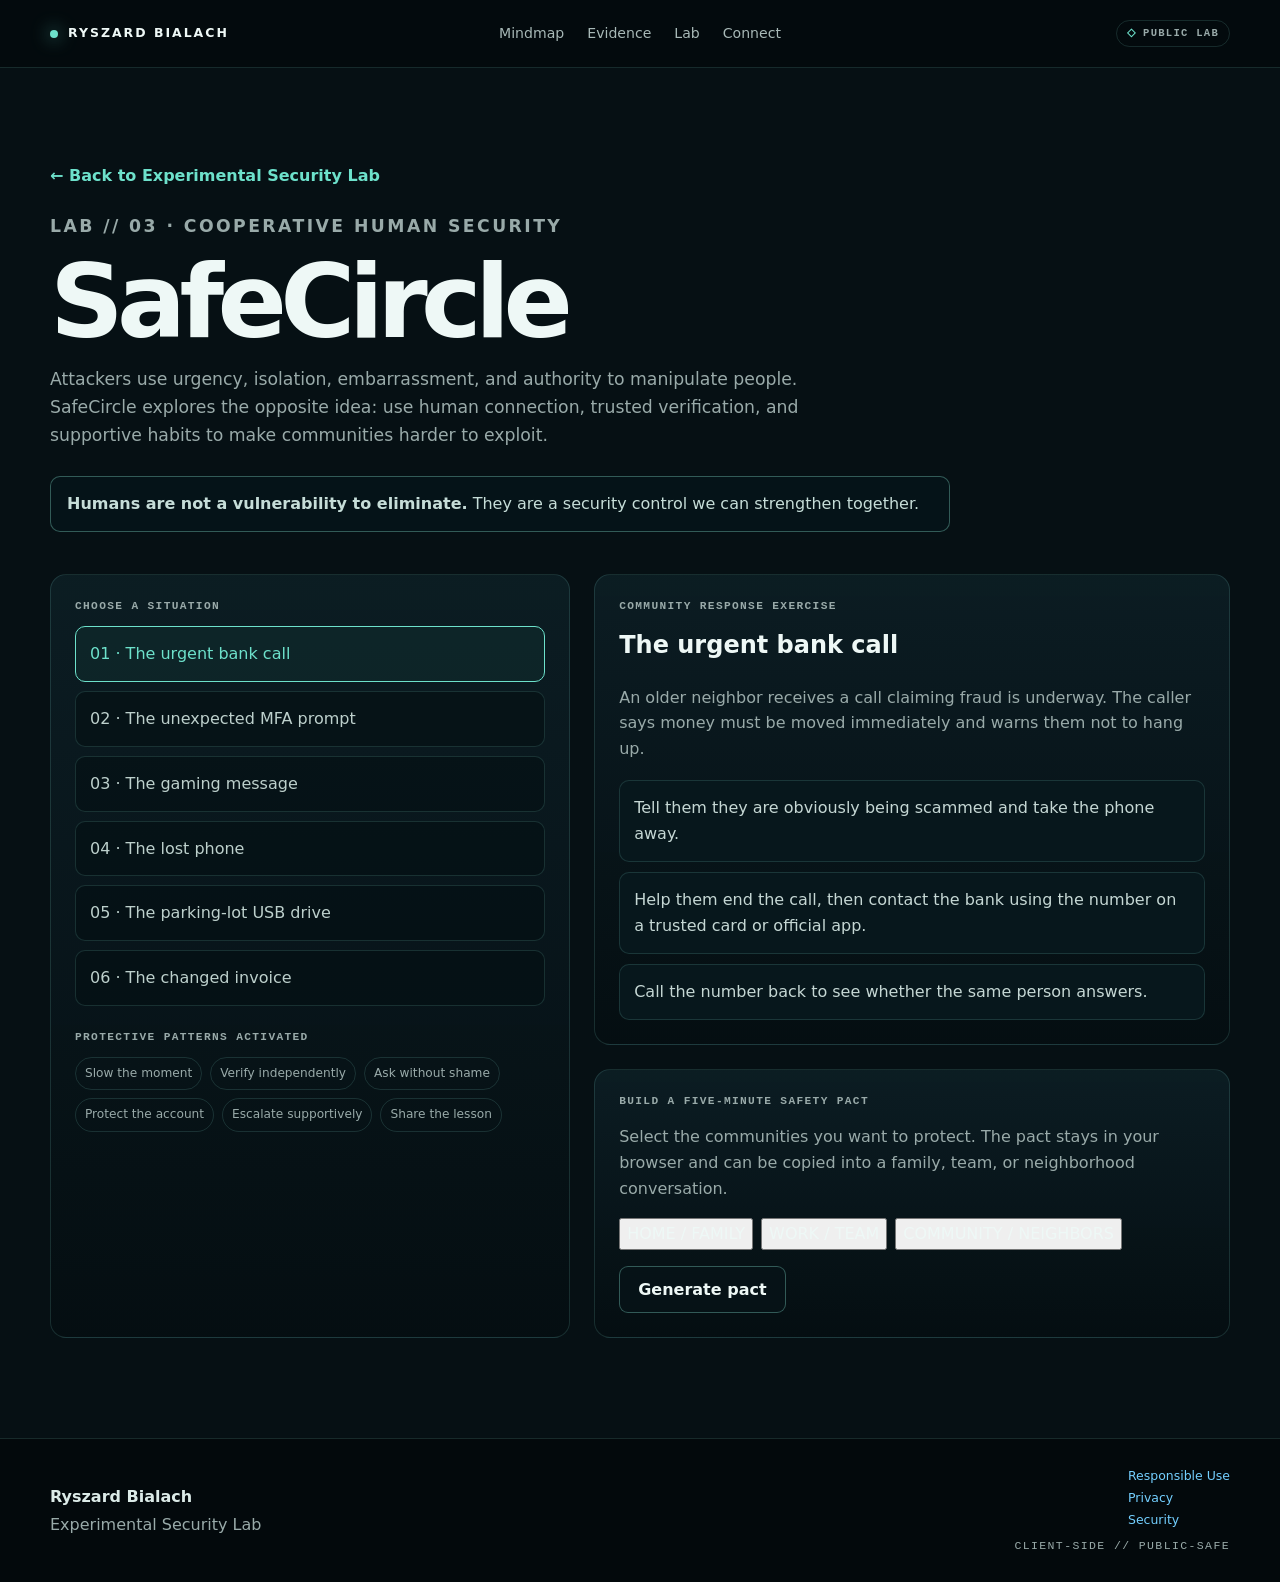
<file: safecircle.html>
<!DOCTYPE html>
<html lang="en">
<head>
  <meta charset="UTF-8" />
  <meta name="viewport" content="width=device-width, initial-scale=1.0" />
  <meta name="theme-color" content="#071014" />
  <title>SafeCircle — Cooperative Human Security | Ryszard Bialach</title>
  <meta name="description" content="Interactive positive social-engineering and community-security scenarios for safer verification, reporting, support, home, work, and community habits." />
  <meta name="robots" content="index,follow,max-snippet:-1,max-image-preview:large" />
  <link rel="canonical" href="https://ryszard-bialach2.com/safecircle.html" />
  <meta property="og:type" content="website" />
  <meta property="og:title" content="SafeCircle — Cooperative Human Security" />
  <meta property="og:description" content="Interactive positive social-engineering and community-security scenarios for safer verification, reporting, support, home, work, and community habits." />
  <meta property="og:url" content="https://ryszard-bialach2.com/safecircle.html" />
  <link rel="stylesheet" href="styles.css" />
  <style>
.safe-layout { display:grid; grid-template-columns:.9fr 1.1fr; gap:24px; }
.scenario-list { display:grid; gap:9px; }
.scenario-btn { text-align:left; padding:14px; border:1px solid var(--line); border-radius:10px; background:rgba(4,15,19,.6); color:#bdd0cc; cursor:pointer; }
.scenario-btn.active { border-color:var(--teal); color:var(--teal); background:rgba(18,55,54,.35); }
.choice-grid { display:grid; gap:10px; margin-top:18px; }
.choice { padding:14px; border:1px solid var(--line); border-radius:10px; background:#07171c; color:#c5d7d4; text-align:left; cursor:pointer; }
.choice:hover { border-color:var(--line-strong); }
.choice.selected { border-color:var(--teal); background:rgba(20,58,57,.4); }
.feedback { margin-top:18px; padding:18px; border:1px solid var(--line-strong); border-radius:12px; background:rgba(8,25,29,.7); }
.patterns { display:flex; flex-wrap:wrap; gap:8px; margin-top:12px; }
.pattern { padding:6px 9px; border-radius:999px; border:1px solid var(--line); color:var(--muted); font-size:.76rem; }
.pattern.on { color:#061b17; background:var(--teal); border-color:var(--teal); }
.pact { white-space:pre-wrap; padding:16px; border:1px solid var(--line); border-radius:10px; background:#030b0e; color:#bfd2ce; font: .78rem/1.7 "SFMono-Regular",Consolas,monospace; }
@media(max-width:900px){.safe-layout{grid-template-columns:1fr;}}
</style>
</head><body class="tool-page"><header class="topbar">
    <a class="identity" href="index.html#top"><span class="identity-dot"></span><span>RYSZARD BIALACH</span></a>
    <nav aria-label="Primary navigation">
      <a href="index.html#mind">Mindmap</a><a href="index.html#evidence">Evidence</a><a href="index.html#lab">Lab</a><a href="index.html#contact">Connect</a>
    </nav>
    <div class="public-badge"><span class="shield">◇</span> PUBLIC LAB</div>
  </header>
<main class="tool-main shell">
  <a class="back-to-lab" href="index.html#lab">← Back to Experimental Security Lab</a>
  <div class="tool-hero">
    <p class="eyebrow">LAB // 03 · COOPERATIVE HUMAN SECURITY</p>
    <h1>SafeCircle</h1>
    <p>Attackers use urgency, isolation, embarrassment, and authority to manipulate people. SafeCircle explores the opposite idea: use human connection, trusted verification, and supportive habits to make communities harder to exploit.</p>
    <div class="tool-banner"><strong>Humans are not a vulnerability to eliminate.</strong> They are a security control we can strengthen together.</div>
  </div>

  <section class="safe-layout">
    <aside class="tool-panel">
      <p class="tool-section-title">CHOOSE A SITUATION</p>
      <div class="scenario-list" id="scenario-list"></div>
      <div class="tool-section">
        <p class="tool-section-title">PROTECTIVE PATTERNS ACTIVATED</p>
        <div class="patterns" id="patterns"></div>
      </div>
    </aside>

    <div>
      <div class="tool-panel">
        <p class="tool-section-title">COMMUNITY RESPONSE EXERCISE</p>
        <h2 id="scenario-title"></h2>
        <p id="scenario-text"></p>
        <div class="choice-grid" id="choices"></div>
        <div class="feedback" id="feedback" hidden></div>
      </div>

      <div class="tool-panel tool-section">
        <p class="tool-section-title">BUILD A FIVE-MINUTE SAFETY PACT</p>
        <p>Select the communities you want to protect. The pact stays in your browser and can be copied into a family, team, or neighborhood conversation.</p>
        <div class="chip-row" id="pact-options"></div>
        <button class="btn ghost" id="build-pact" type="button" style="margin-top:16px">Generate pact</button>
        <pre class="pact" id="pact" hidden></pre>
      </div>
    </div>
  </section>
</main>
<footer><div class="shell footer-grid"><div><strong>Ryszard Bialach</strong><span>Experimental Security Lab</span></div><div class="footer-meta"><div class="footer-policy-links"><a href="trusted-use.html#responsible-use">Responsible Use</a><a href="trusted-use.html#privacy">Privacy</a><a href=".well-known/security.txt">Security</a></div><div class="mono micro">CLIENT-SIDE // PUBLIC-SAFE</div></div></div></footer><script src="safecircle.js"></script></body></html>
</file>
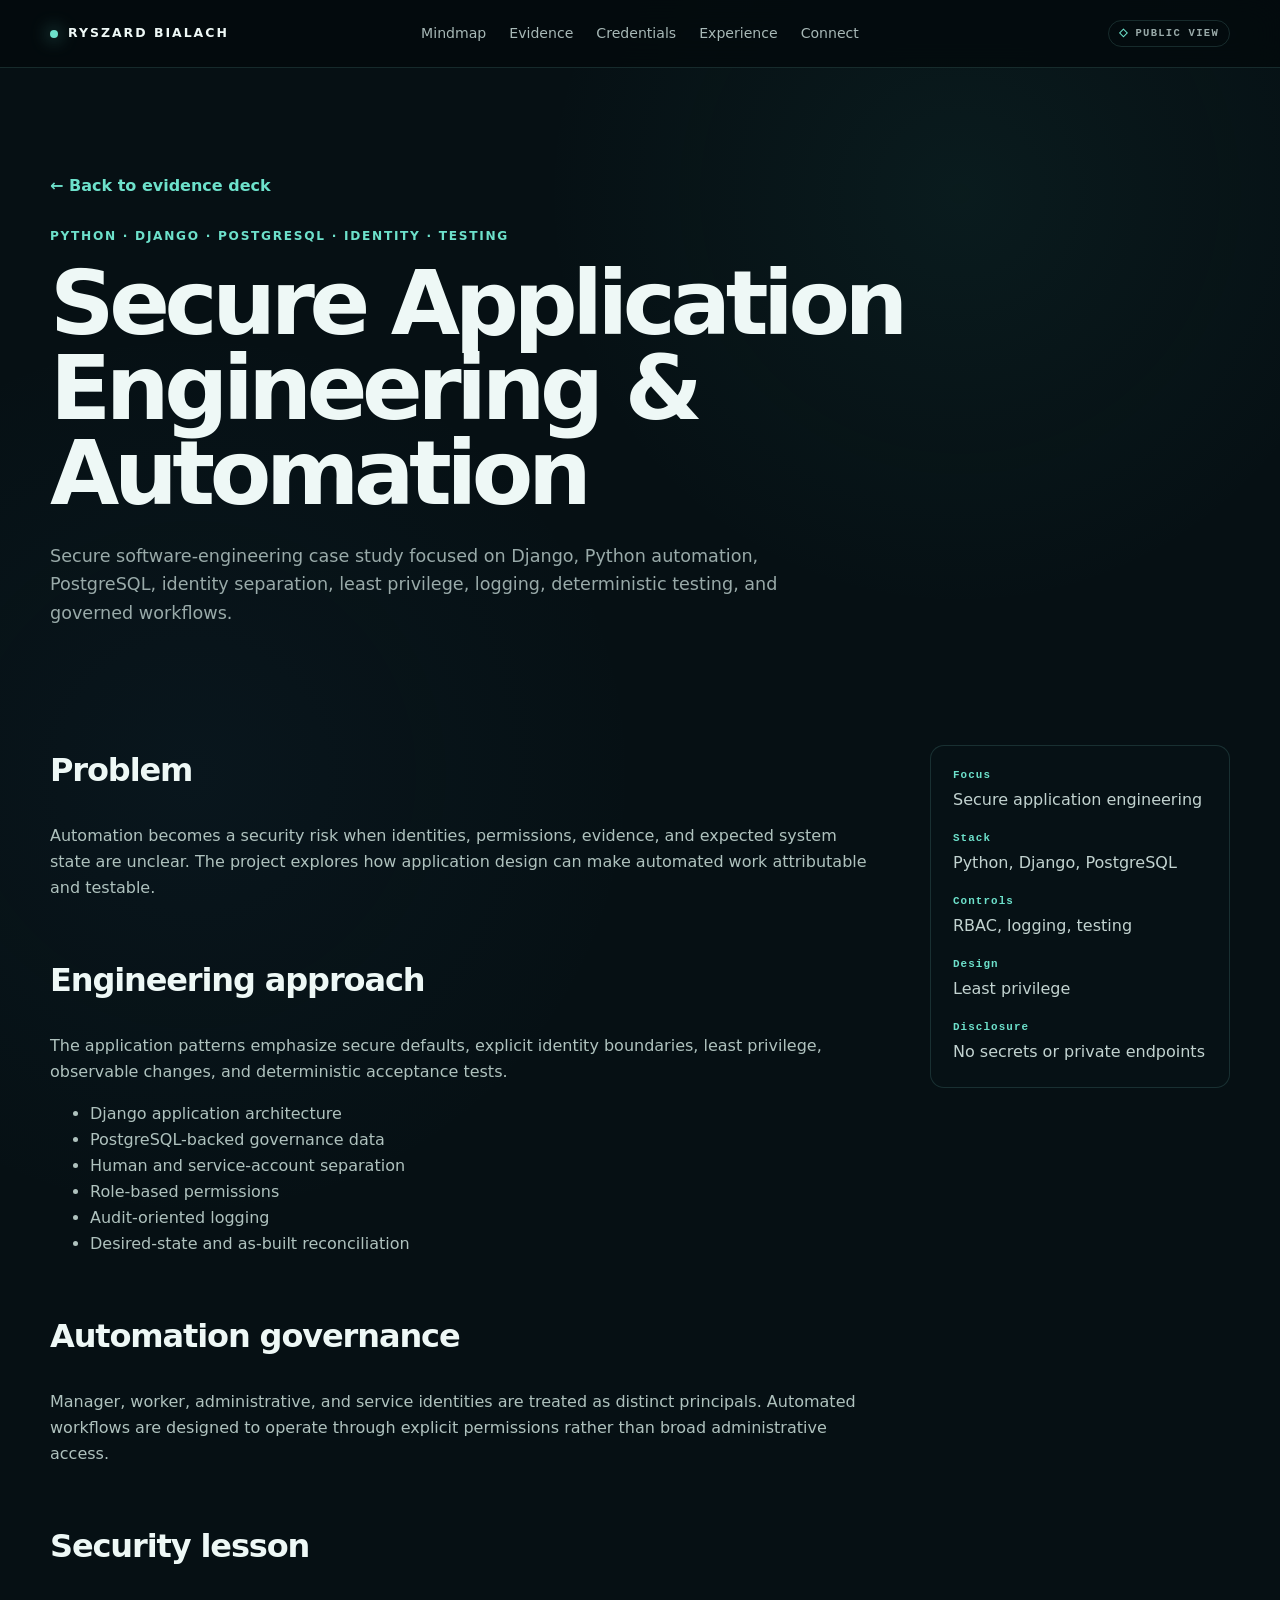
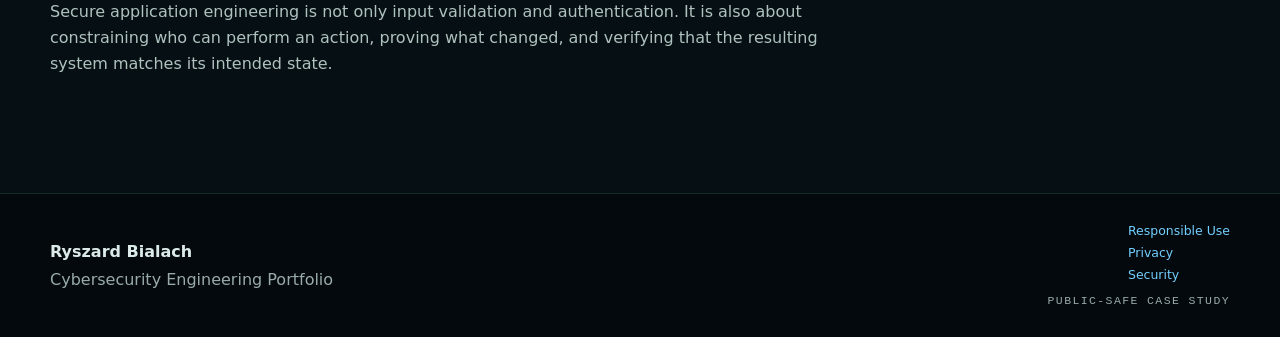
<file: secure-application-engineering.html>
<!DOCTYPE html><html lang="en"><head><meta charset="UTF-8"/><meta name="viewport" content="width=device-width,initial-scale=1.0"/><meta name="theme-color" content="#071014"/><title>Secure Application Engineering &amp; Automation | Ryszard Bialach</title><meta name="description" content="Secure software-engineering case study focused on Django, Python automation, PostgreSQL, identity separation, least privilege, logging, deterministic testing, and governed workflows."/><meta name="author" content="Ryszard Bialach"/><meta name="robots" content="index,follow,max-snippet:-1,max-image-preview:large"/><link rel="canonical" href="https://ryszard-bialach2.com/secure-application-engineering.html"/><meta property="og:type" content="article"/><meta property="og:title" content="Secure Application Engineering &amp; Automation"/><meta property="og:description" content="Secure software-engineering case study focused on Django, Python automation, PostgreSQL, identity separation, least privilege, logging, deterministic testing, and governed workflows."/><meta property="og:url" content="https://ryszard-bialach2.com/secure-application-engineering.html"/><script type="application/ld+json">{"@context": "https://schema.org", "@type": "TechArticle", "headline": "Secure Application Engineering & Automation", "description": "Secure software-engineering case study focused on Django, Python automation, PostgreSQL, identity separation, least privilege, logging, deterministic testing, and governed workflows.", "author": {"@type": "Person", "name": "Ryszard Bialach", "url": "https://ryszard-bialach2.com/"}, "url": "https://ryszard-bialach2.com/secure-application-engineering.html", "keywords": ["Secure Software Engineering", "Python", "Django", "PostgreSQL", "RBAC", "Security Automation", "Testing"]}</script><link rel="stylesheet" href="styles.css"/></head><body class="project-page"><header class="topbar"><a class="identity" href="/"><span class="identity-dot"></span><span>RYSZARD BIALACH</span></a><nav aria-label="Primary navigation"><a href="/#mind">Mindmap</a><a href="/#evidence">Evidence</a><a href="/#credentials">Credentials</a><a href="/#experience">Experience</a><a href="/#contact">Connect</a></nav><div class="public-badge"><span class="shield">◇</span> PUBLIC VIEW</div></header><main><section class="project-hero shell"><a class="back-link" href="/#evidence">← Back to evidence deck</a><p class="eyebrow">PYTHON · DJANGO · POSTGRESQL · IDENTITY · TESTING</p><h1>Secure Application Engineering &amp; Automation</h1><p class="project-lead">Secure software-engineering case study focused on Django, Python automation, PostgreSQL, identity separation, least privilege, logging, deterministic testing, and governed workflows.</p></section><section class="project-body shell"><div class="project-body-grid"><article><h2>Problem</h2>
<p>Automation becomes a security risk when identities, permissions, evidence, and expected system state are unclear. The project explores how application design can make automated work attributable and testable.</p>
<h2>Engineering approach</h2>
<p>The application patterns emphasize secure defaults, explicit identity boundaries, least privilege, observable changes, and deterministic acceptance tests.</p><ul><li>Django application architecture</li><li>PostgreSQL-backed governance data</li><li>Human and service-account separation</li><li>Role-based permissions</li><li>Audit-oriented logging</li><li>Desired-state and as-built reconciliation</li></ul>
<h2>Automation governance</h2>
<p>Manager, worker, administrative, and service identities are treated as distinct principals. Automated workflows are designed to operate through explicit permissions rather than broad administrative access.</p>
<h2>Security lesson</h2>
<p>Secure application engineering is not only input validation and authentication. It is also about constraining who can perform an action, proving what changed, and verifying that the resulting system matches its intended state.</p></article><aside class="project-aside" aria-label="Project summary"><dl><dt>Focus</dt><dd>Secure application engineering</dd>
<dt>Stack</dt><dd>Python, Django, PostgreSQL</dd>
<dt>Controls</dt><dd>RBAC, logging, testing</dd>
<dt>Design</dt><dd>Least privilege</dd>
<dt>Disclosure</dt><dd>No secrets or private endpoints</dd></dl></aside></div></section></main><footer><div class="shell footer-grid"><div><strong>Ryszard Bialach</strong><span>Cybersecurity Engineering Portfolio</span></div><div class="footer-meta"><div class="footer-policy-links"><a href="trusted-use.html#responsible-use">Responsible Use</a><a href="trusted-use.html#privacy">Privacy</a><a href=".well-known/security.txt">Security</a></div><div class="mono micro">PUBLIC-SAFE CASE STUDY</div></div></div></footer></body></html>
</file>
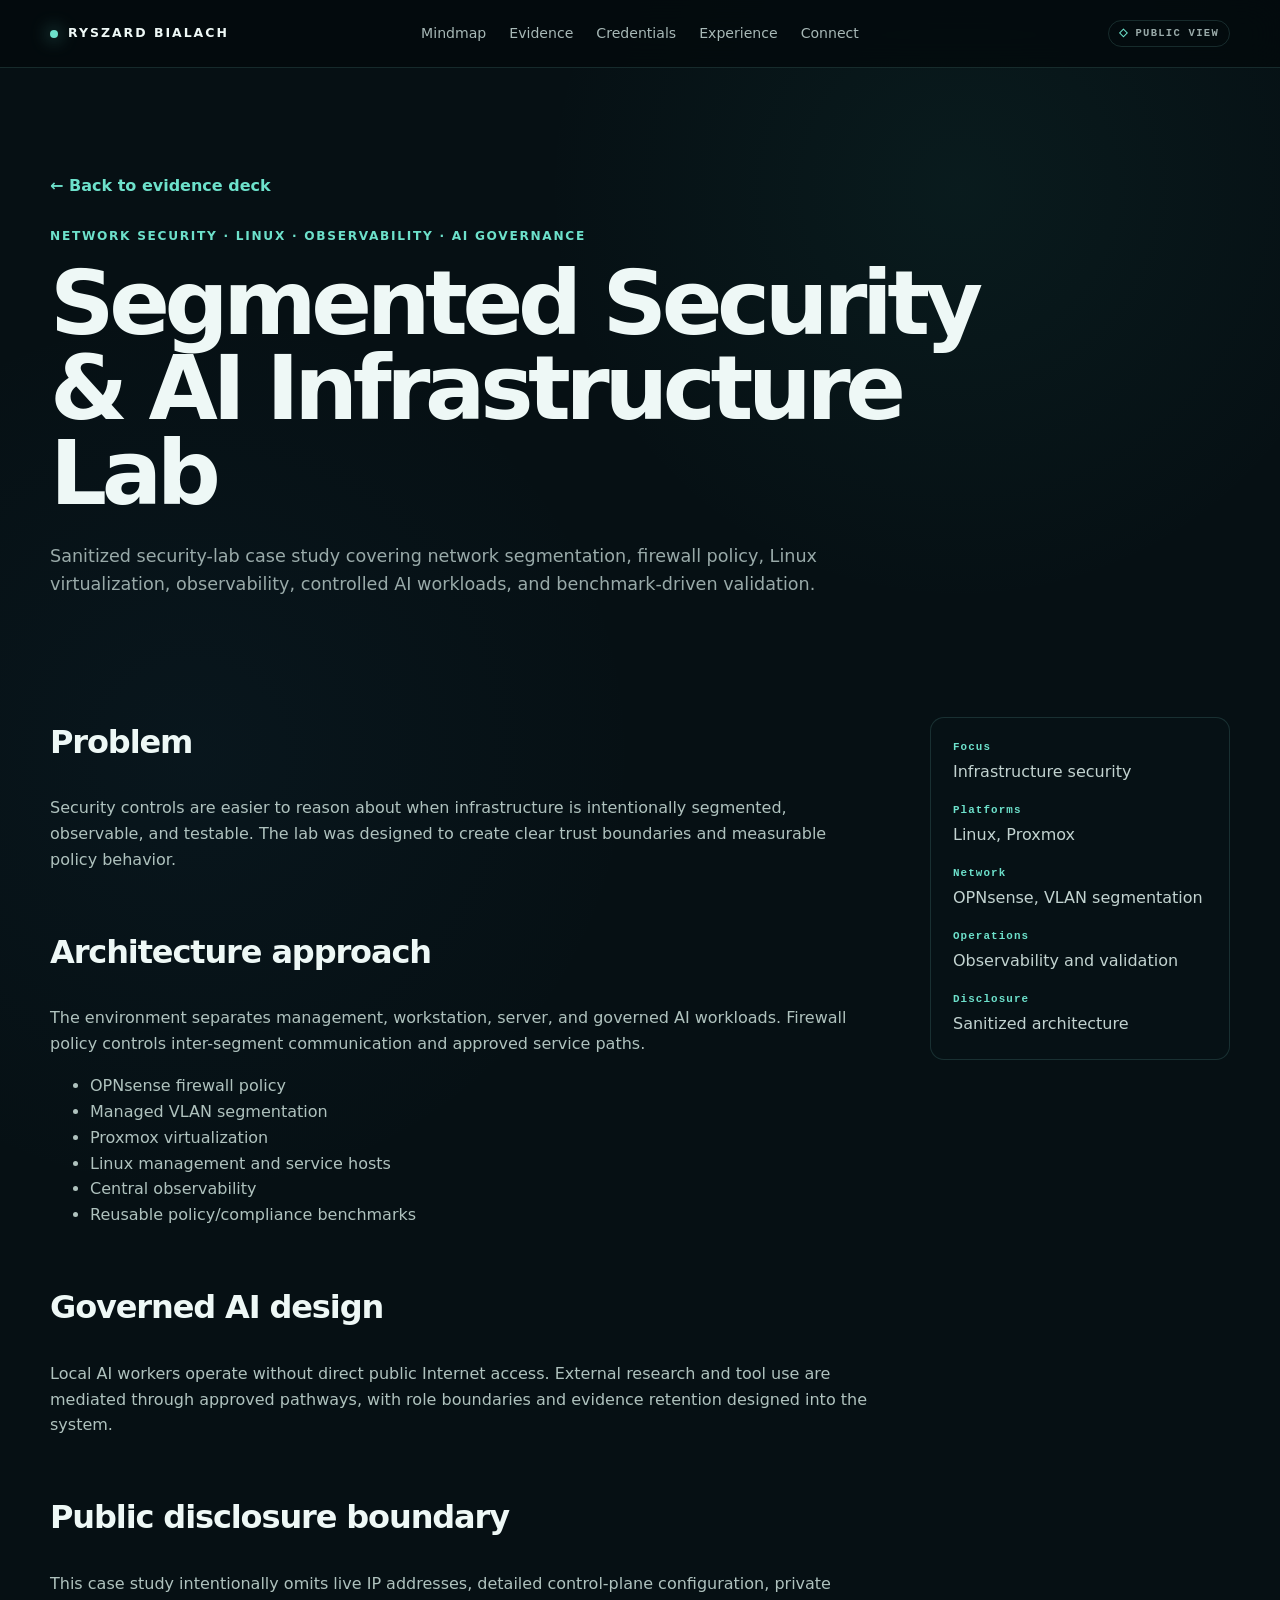
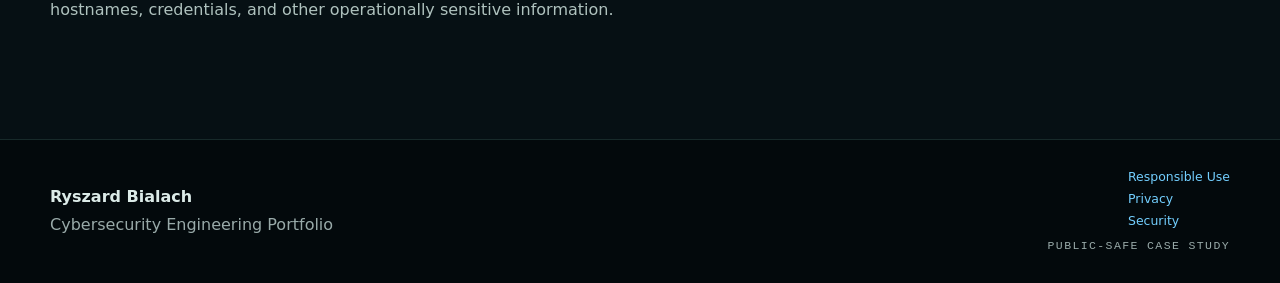
<file: secure-infrastructure-lab.html>
<!DOCTYPE html><html lang="en"><head><meta charset="UTF-8"/><meta name="viewport" content="width=device-width,initial-scale=1.0"/><meta name="theme-color" content="#071014"/><title>Segmented Security &amp; AI Infrastructure Lab | Ryszard Bialach</title><meta name="description" content="Sanitized security-lab case study covering network segmentation, firewall policy, Linux virtualization, observability, controlled AI workloads, and benchmark-driven validation."/><meta name="author" content="Ryszard Bialach"/><meta name="robots" content="index,follow,max-snippet:-1,max-image-preview:large"/><link rel="canonical" href="https://ryszard-bialach2.com/secure-infrastructure-lab.html"/><meta property="og:type" content="article"/><meta property="og:title" content="Segmented Security &amp; AI Infrastructure Lab"/><meta property="og:description" content="Sanitized security-lab case study covering network segmentation, firewall policy, Linux virtualization, observability, controlled AI workloads, and benchmark-driven validation."/><meta property="og:url" content="https://ryszard-bialach2.com/secure-infrastructure-lab.html"/><script type="application/ld+json">{"@context": "https://schema.org", "@type": "TechArticle", "headline": "Segmented Security & AI Infrastructure Lab", "description": "Sanitized security-lab case study covering network segmentation, firewall policy, Linux virtualization, observability, controlled AI workloads, and benchmark-driven validation.", "author": {"@type": "Person", "name": "Ryszard Bialach", "url": "https://ryszard-bialach2.com/"}, "url": "https://ryszard-bialach2.com/secure-infrastructure-lab.html", "keywords": ["Network Security", "Cybersecurity Engineering", "OPNsense", "Proxmox", "Linux", "VLAN", "Observability", "AI Governance"]}</script><link rel="stylesheet" href="styles.css"/></head><body class="project-page"><header class="topbar"><a class="identity" href="/"><span class="identity-dot"></span><span>RYSZARD BIALACH</span></a><nav aria-label="Primary navigation"><a href="/#mind">Mindmap</a><a href="/#evidence">Evidence</a><a href="/#credentials">Credentials</a><a href="/#experience">Experience</a><a href="/#contact">Connect</a></nav><div class="public-badge"><span class="shield">◇</span> PUBLIC VIEW</div></header><main><section class="project-hero shell"><a class="back-link" href="/#evidence">← Back to evidence deck</a><p class="eyebrow">NETWORK SECURITY · LINUX · OBSERVABILITY · AI GOVERNANCE</p><h1>Segmented Security &amp; AI Infrastructure Lab</h1><p class="project-lead">Sanitized security-lab case study covering network segmentation, firewall policy, Linux virtualization, observability, controlled AI workloads, and benchmark-driven validation.</p></section><section class="project-body shell"><div class="project-body-grid"><article><h2>Problem</h2>
<p>Security controls are easier to reason about when infrastructure is intentionally segmented, observable, and testable. The lab was designed to create clear trust boundaries and measurable policy behavior.</p>
<h2>Architecture approach</h2>
<p>The environment separates management, workstation, server, and governed AI workloads. Firewall policy controls inter-segment communication and approved service paths.</p><ul><li>OPNsense firewall policy</li><li>Managed VLAN segmentation</li><li>Proxmox virtualization</li><li>Linux management and service hosts</li><li>Central observability</li><li>Reusable policy/compliance benchmarks</li></ul>
<h2>Governed AI design</h2>
<p>Local AI workers operate without direct public Internet access. External research and tool use are mediated through approved pathways, with role boundaries and evidence retention designed into the system.</p>
<h2>Public disclosure boundary</h2>
<p>This case study intentionally omits live IP addresses, detailed control-plane configuration, private hostnames, credentials, and other operationally sensitive information.</p></article><aside class="project-aside" aria-label="Project summary"><dl><dt>Focus</dt><dd>Infrastructure security</dd>
<dt>Platforms</dt><dd>Linux, Proxmox</dd>
<dt>Network</dt><dd>OPNsense, VLAN segmentation</dd>
<dt>Operations</dt><dd>Observability and validation</dd>
<dt>Disclosure</dt><dd>Sanitized architecture</dd></dl></aside></div></section></main><footer><div class="shell footer-grid"><div><strong>Ryszard Bialach</strong><span>Cybersecurity Engineering Portfolio</span></div><div class="footer-meta"><div class="footer-policy-links"><a href="trusted-use.html#responsible-use">Responsible Use</a><a href="trusted-use.html#privacy">Privacy</a><a href=".well-known/security.txt">Security</a></div><div class="mono micro">PUBLIC-SAFE CASE STUDY</div></div></div></footer></body></html>
</file>
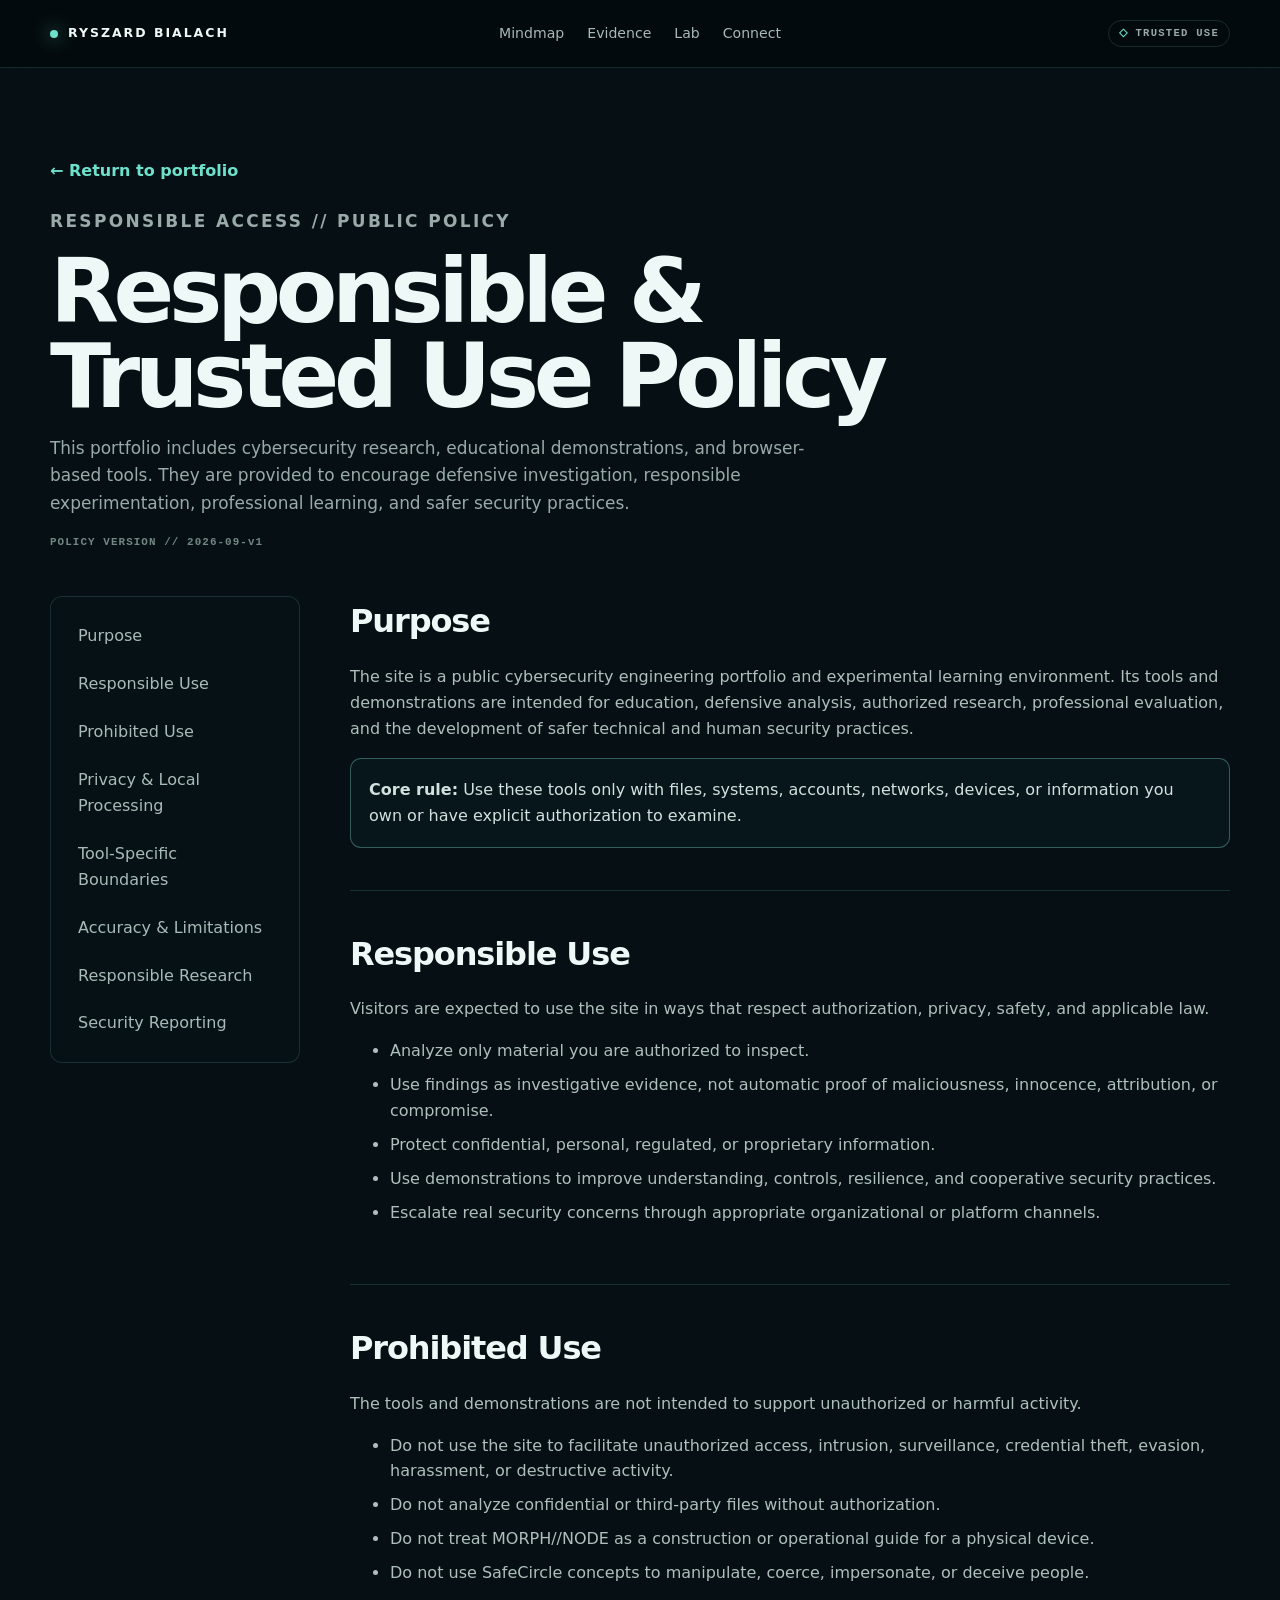
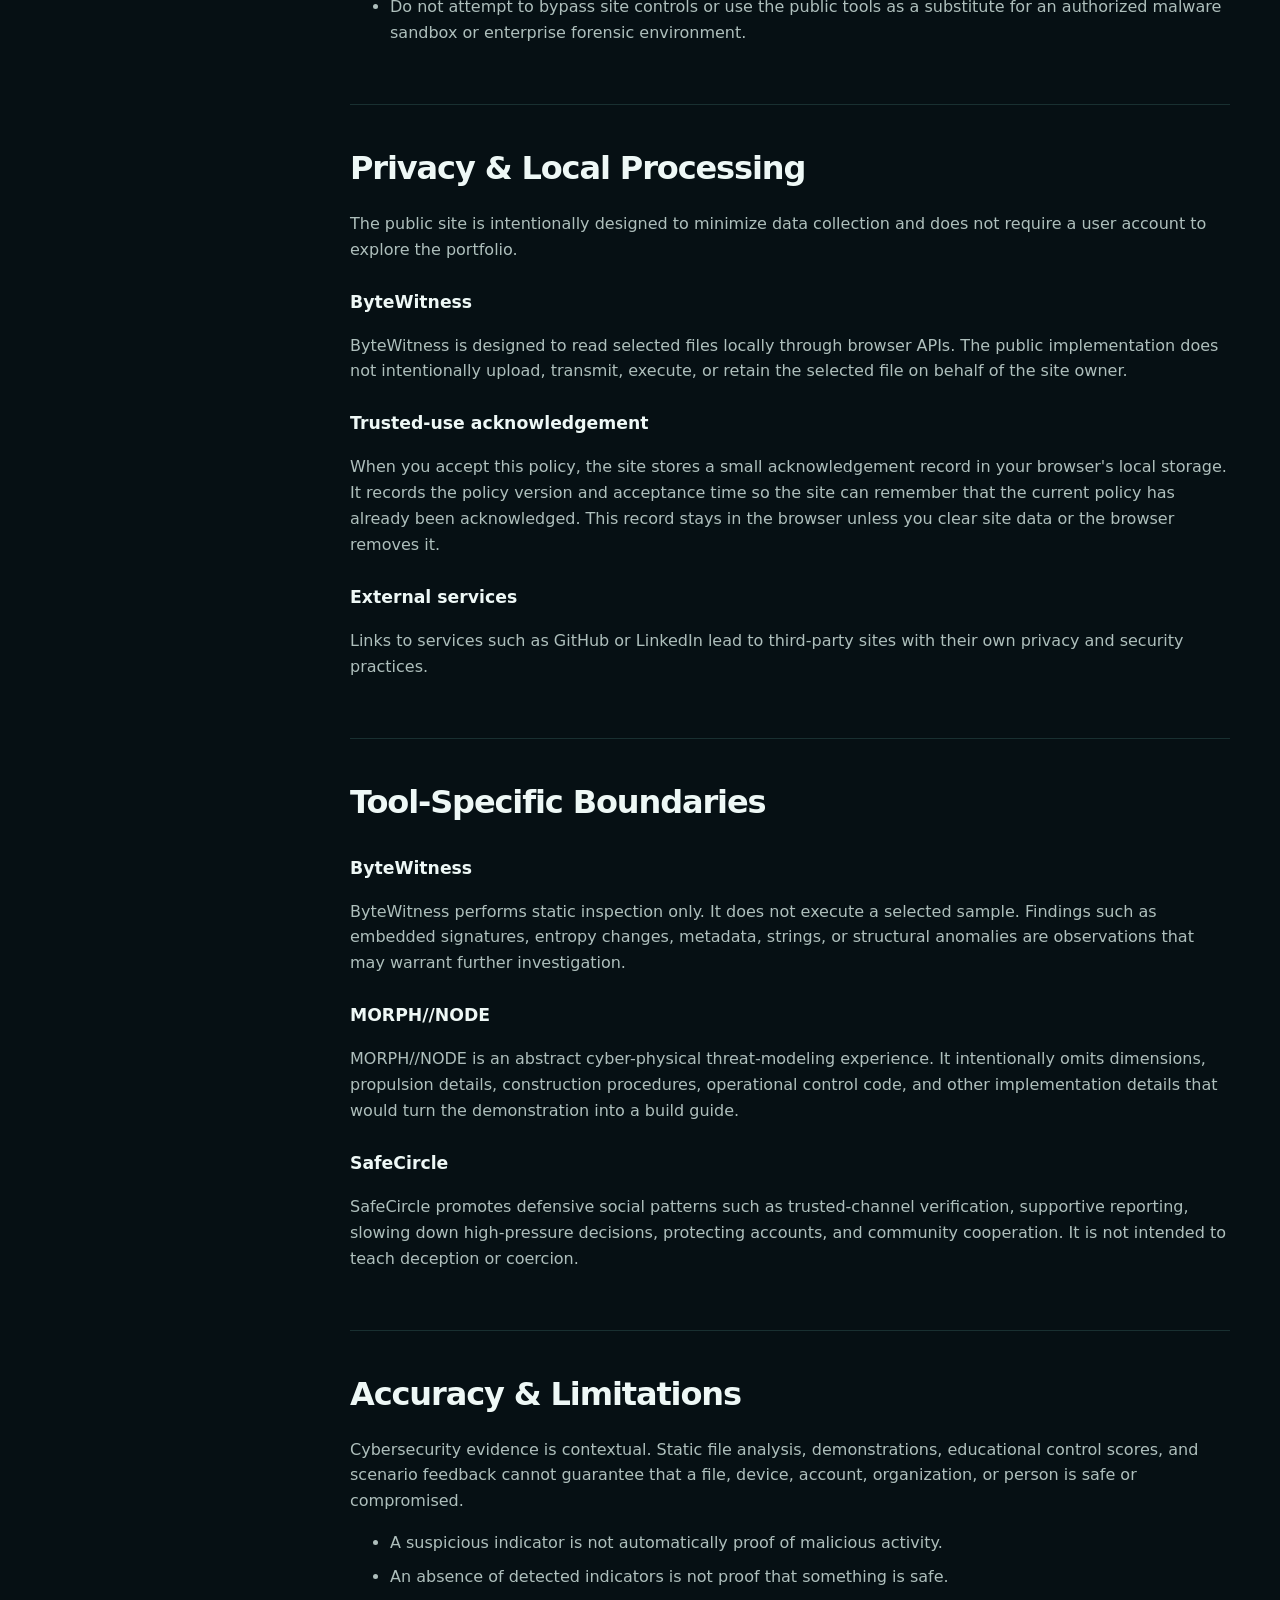
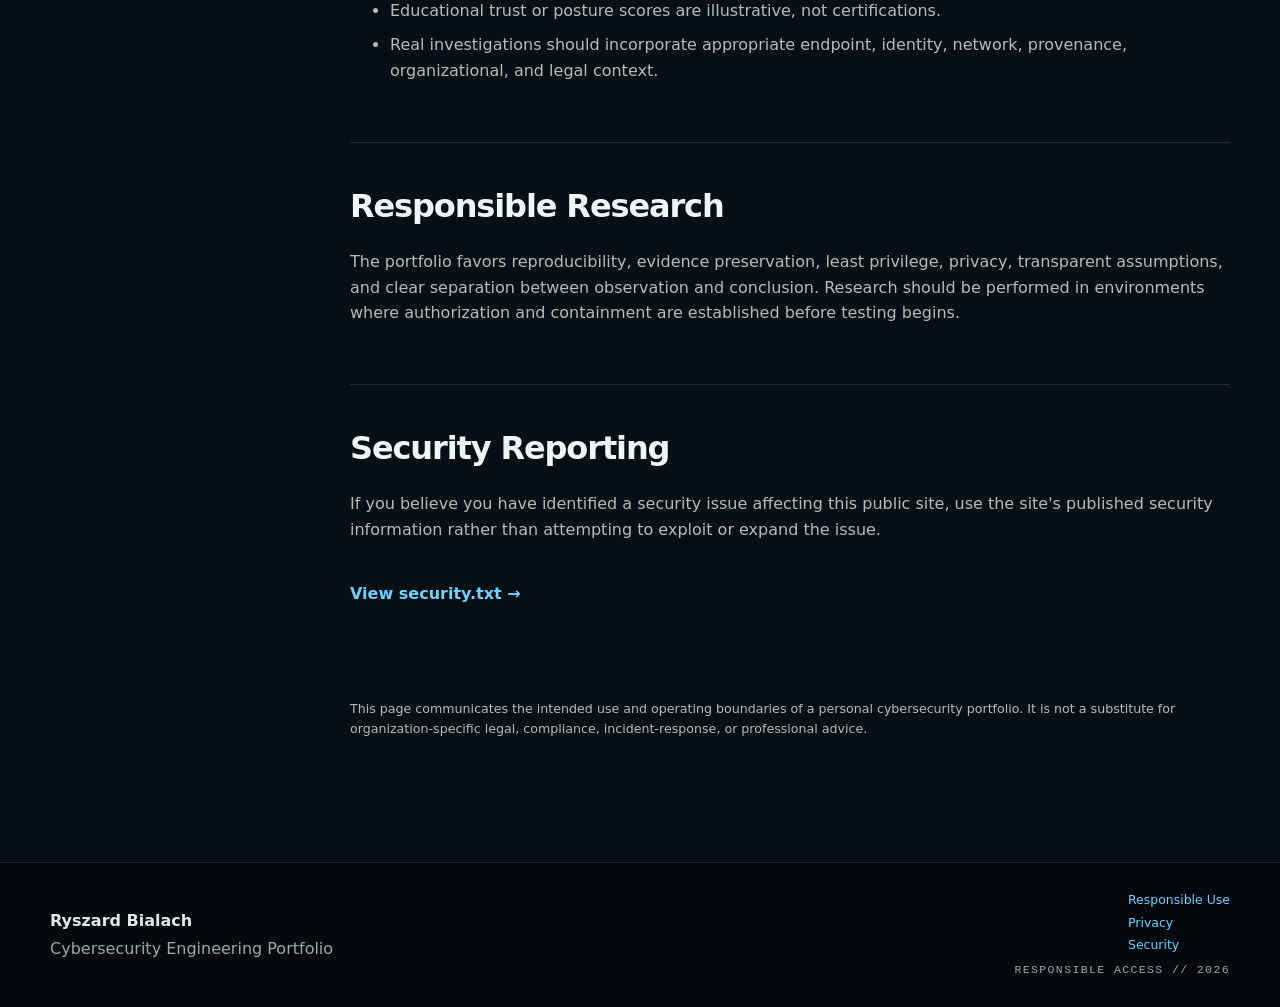
<file: trusted-use.html>
<!DOCTYPE html>
<html lang="en">
<head>
  <meta charset="UTF-8" />
  <meta name="viewport" content="width=device-width, initial-scale=1.0" />
  <meta name="theme-color" content="#071014" />
  <title>Responsible & Trusted Use Policy | Ryszard Bialach</title>
  <meta name="description" content="Responsible and trusted use policy for Ryszard Bialach's cybersecurity portfolio, ByteWitness, MORPH//NODE, SafeCircle, and public research tools." />
  <meta name="robots" content="noindex,follow" />
  <link rel="canonical" href="https://ryszard-bialach2.com/trusted-use.html" />
  <link rel="stylesheet" href="styles.css" />
</head>
<body class="tool-page">
  <header class="topbar">
    <a class="identity" href="index.html#top"><span class="identity-dot"></span><span>RYSZARD BIALACH</span></a>
    <nav aria-label="Primary navigation"><a href="index.html#mind">Mindmap</a><a href="index.html#evidence">Evidence</a><a href="index.html#lab">Lab</a><a href="index.html#contact">Connect</a></nav>
    <div class="public-badge"><span class="shield">◇</span> TRUSTED USE</div>
  </header>
  <main class="policy-main shell">
    <a class="back-to-lab" href="index.html">← Return to portfolio</a>
    <div class="policy-hero">
      <p class="eyebrow">RESPONSIBLE ACCESS // PUBLIC POLICY</p>
      <h1>Responsible &amp; Trusted Use Policy</h1>
      <p>This portfolio includes cybersecurity research, educational demonstrations, and browser-based tools. They are provided to encourage defensive investigation, responsible experimentation, professional learning, and safer security practices.</p>
      <div class="policy-version">POLICY VERSION // 2026-09-v1</div>
    </div>
    <div class="policy-grid">
      <nav class="policy-nav" aria-label="Policy sections">
        <a href="#purpose">Purpose</a><a href="#responsible-use">Responsible Use</a><a href="#prohibited-use">Prohibited Use</a><a href="#privacy">Privacy &amp; Local Processing</a><a href="#tool-boundaries">Tool-Specific Boundaries</a><a href="#limitations">Accuracy &amp; Limitations</a><a href="#research">Responsible Research</a><a href="#security-reporting">Security Reporting</a>
      </nav>
      <article class="policy-content">
        <section id="purpose"><h2>Purpose</h2><p>The site is a public cybersecurity engineering portfolio and experimental learning environment. Its tools and demonstrations are intended for education, defensive analysis, authorized research, professional evaluation, and the development of safer technical and human security practices.</p><div class="policy-callout"><strong>Core rule:</strong> Use these tools only with files, systems, accounts, networks, devices, or information you own or have explicit authorization to examine.</div></section>
        <section id="responsible-use"><h2>Responsible Use</h2><p>Visitors are expected to use the site in ways that respect authorization, privacy, safety, and applicable law.</p><ul><li>Analyze only material you are authorized to inspect.</li><li>Use findings as investigative evidence, not automatic proof of maliciousness, innocence, attribution, or compromise.</li><li>Protect confidential, personal, regulated, or proprietary information.</li><li>Use demonstrations to improve understanding, controls, resilience, and cooperative security practices.</li><li>Escalate real security concerns through appropriate organizational or platform channels.</li></ul></section>
        <section id="prohibited-use"><h2>Prohibited Use</h2><p>The tools and demonstrations are not intended to support unauthorized or harmful activity.</p><ul><li>Do not use the site to facilitate unauthorized access, intrusion, surveillance, credential theft, evasion, harassment, or destructive activity.</li><li>Do not analyze confidential or third-party files without authorization.</li><li>Do not treat MORPH//NODE as a construction or operational guide for a physical device.</li><li>Do not use SafeCircle concepts to manipulate, coerce, impersonate, or deceive people.</li><li>Do not attempt to bypass site controls or use the public tools as a substitute for an authorized malware sandbox or enterprise forensic environment.</li></ul></section>
        <section id="privacy"><h2>Privacy &amp; Local Processing</h2><p>The public site is intentionally designed to minimize data collection and does not require a user account to explore the portfolio.</p><h3>ByteWitness</h3><p>ByteWitness is designed to read selected files locally through browser APIs. The public implementation does not intentionally upload, transmit, execute, or retain the selected file on behalf of the site owner.</p><h3>Trusted-use acknowledgement</h3><p>When you accept this policy, the site stores a small acknowledgement record in your browser's local storage. It records the policy version and acceptance time so the site can remember that the current policy has already been acknowledged. This record stays in the browser unless you clear site data or the browser removes it.</p><h3>External services</h3><p>Links to services such as GitHub or LinkedIn lead to third-party sites with their own privacy and security practices.</p></section>
        <section id="tool-boundaries"><h2>Tool-Specific Boundaries</h2><h3>ByteWitness</h3><p>ByteWitness performs static inspection only. It does not execute a selected sample. Findings such as embedded signatures, entropy changes, metadata, strings, or structural anomalies are observations that may warrant further investigation.</p><h3>MORPH//NODE</h3><p>MORPH//NODE is an abstract cyber-physical threat-modeling experience. It intentionally omits dimensions, propulsion details, construction procedures, operational control code, and other implementation details that would turn the demonstration into a build guide.</p><h3>SafeCircle</h3><p>SafeCircle promotes defensive social patterns such as trusted-channel verification, supportive reporting, slowing down high-pressure decisions, protecting accounts, and community cooperation. It is not intended to teach deception or coercion.</p></section>
        <section id="limitations"><h2>Accuracy &amp; Limitations</h2><p>Cybersecurity evidence is contextual. Static file analysis, demonstrations, educational control scores, and scenario feedback cannot guarantee that a file, device, account, organization, or person is safe or compromised.</p><ul><li>A suspicious indicator is not automatically proof of malicious activity.</li><li>An absence of detected indicators is not proof that something is safe.</li><li>Educational trust or posture scores are illustrative, not certifications.</li><li>Real investigations should incorporate appropriate endpoint, identity, network, provenance, organizational, and legal context.</li></ul></section>
        <section id="research"><h2>Responsible Research</h2><p>The portfolio favors reproducibility, evidence preservation, least privilege, privacy, transparent assumptions, and clear separation between observation and conclusion. Research should be performed in environments where authorization and containment are established before testing begins.</p></section>
        <section id="security-reporting"><h2>Security Reporting</h2><p>If you believe you have identified a security issue affecting this public site, use the site's published security information rather than attempting to exploit or expand the issue.</p><p><a class="case-link" href=".well-known/security.txt">View security.txt →</a></p></section>
        <p class="policy-not-legal">This page communicates the intended use and operating boundaries of a personal cybersecurity portfolio. It is not a substitute for organization-specific legal, compliance, incident-response, or professional advice.</p>
      </article>
    </div>
  </main>
  <footer><div class="shell footer-grid"><div><strong>Ryszard Bialach</strong><span>Cybersecurity Engineering Portfolio</span></div><div class="footer-meta"><div class="footer-policy-links"><a href="#responsible-use">Responsible Use</a><a href="#privacy">Privacy</a><a href=".well-known/security.txt">Security</a></div><div class="mono micro">RESPONSIBLE ACCESS // 2026</div></div></div></footer>
</body>
</html>
</file>
<file: styles.css>
:root {
  --bg: #061014;
  --bg-deep: #03090c;
  --panel: rgba(12, 27, 33, 0.84);
  --panel-solid: #0d1c22;
  --panel-2: #10252c;
  --line: rgba(136, 227, 211, 0.15);
  --line-strong: rgba(136, 227, 211, 0.34);
  --text: #eef8f6;
  --muted: #99aaa9;
  --teal: #6de1cb;
  --cyan: #73cfff;
  --amber: #ffca73;
  --danger: #ff8f8f;
  --max: 1180px;
  --shadow: 0 28px 80px rgba(0,0,0,.33);
}

* { box-sizing: border-box; }

html {
  scroll-behavior: smooth;
  background: var(--bg-deep);
}

body {
  margin: 0;
  color: var(--text);
  background:
    radial-gradient(circle at 75% 10%, rgba(47, 158, 140, .08), transparent 26rem),
    radial-gradient(circle at 15% 40%, rgba(48, 120, 170, .06), transparent 28rem),
    var(--bg);
  font-family: Inter, ui-sans-serif, system-ui, -apple-system, BlinkMacSystemFont, "Segoe UI", sans-serif;
  line-height: 1.62;
  overflow-x: hidden;
}

button, a { font: inherit; }
a { color: inherit; text-decoration: none; }
button { color: inherit; }

#network-bg {
  position: fixed;
  inset: 0;
  width: 100%;
  height: 100%;
  z-index: -2;
  opacity: .34;
  pointer-events: none;
}

body::before {
  content: "";
  position: fixed;
  inset: 0;
  z-index: -1;
  pointer-events: none;
  background-image:
    linear-gradient(rgba(109, 225, 203, .025) 1px, transparent 1px),
    linear-gradient(90deg, rgba(109, 225, 203, .025) 1px, transparent 1px);
  background-size: 42px 42px;
  mask-image: linear-gradient(to bottom, rgba(0,0,0,.7), transparent 80%);
}

.shell {
  width: min(calc(100% - 44px), var(--max));
  margin: 0 auto;
}

.mono {
  font-family: "SFMono-Regular", Consolas, "Liberation Mono", Menlo, monospace;
}

.micro {
  font-size: .72rem;
  letter-spacing: .12em;
  text-transform: uppercase;
}

.muted { color: var(--muted); }

.eyebrow {
  color: var(--teal);
  font-weight: 800;
  letter-spacing: .14em;
  font-size: .76rem;
  text-transform: uppercase;
  margin: 0 0 14px;
}

.topbar {
  position: sticky;
  top: 0;
  z-index: 50;
  min-height: 68px;
  display: grid;
  grid-template-columns: 1fr auto 1fr;
  align-items: center;
  gap: 20px;
  padding: 0 max(22px, calc((100vw - var(--max)) / 2));
  background: rgba(3, 9, 12, .78);
  border-bottom: 1px solid var(--line);
  backdrop-filter: blur(18px);
}

.identity {
  display: inline-flex;
  align-items: center;
  gap: 10px;
  font-size: .78rem;
  font-weight: 850;
  letter-spacing: .16em;
}

.identity-dot {
  width: 8px;
  height: 8px;
  border-radius: 50%;
  background: var(--teal);
  box-shadow: 0 0 18px rgba(109, 225, 203, .8);
}

.topbar nav {
  display: flex;
  gap: 23px;
  color: #a8b9b7;
  font-size: .88rem;
}

.topbar nav a {
  transition: color .2s ease, transform .2s ease;
}

.topbar nav a:hover {
  color: var(--teal);
  transform: translateY(-1px);
}

.public-badge {
  justify-self: end;
  display: inline-flex;
  align-items: center;
  gap: 7px;
  padding: 7px 10px;
  border: 1px solid var(--line);
  border-radius: 999px;
  color: var(--muted);
  font: 700 .66rem/1 "SFMono-Regular", Consolas, monospace;
  letter-spacing: .12em;
}

.shield { color: var(--teal); }

.hero {
  min-height: calc(100vh - 68px);
  padding: 106px 0 90px;
  display: grid;
  grid-template-columns: 1.25fr .75fr;
  gap: 58px;
  align-items: center;
}

.hero h1 {
  margin: 0;
  max-width: 900px;
  font-size: clamp(3.2rem, 7vw, 6.8rem);
  line-height: .94;
  letter-spacing: -.065em;
}

.gradient-word {
  display: block;
  background: linear-gradient(100deg, #f6fffd 0%, #8be8d5 52%, #75c9ff 100%);
  -webkit-background-clip: text;
  background-clip: text;
  color: transparent;
}

.lead {
  max-width: 790px;
  margin: 28px 0 0;
  color: #aebfbd;
  font-size: clamp(1.05rem, 1.4vw, 1.25rem);
}

.hero-actions,
.contact-actions {
  display: flex;
  flex-wrap: wrap;
  gap: 12px;
  margin-top: 34px;
}

.btn {
  display: inline-flex;
  align-items: center;
  justify-content: center;
  min-height: 47px;
  padding: 0 18px;
  border-radius: 9px;
  border: 1px solid var(--line-strong);
  cursor: pointer;
  font-weight: 780;
  transition: transform .2s ease, background .2s ease, border-color .2s ease;
}

.btn:hover { transform: translateY(-2px); }

.btn.primary {
  color: #04201b;
  background: var(--teal);
  border-color: var(--teal);
}

.btn.ghost {
  color: var(--text);
  background: rgba(8, 20, 25, .6);
}

.hero-signals {
  margin-top: 40px;
  display: flex;
  flex-wrap: wrap;
  gap: 9px;
}

.hero-signals span,
.chip-row span {
  padding: 6px 10px;
  border: 1px solid var(--line);
  border-radius: 999px;
  color: #9fb6b2;
  background: rgba(7, 18, 22, .7);
  font-size: .76rem;
}

.system-card {
  position: relative;
  overflow: hidden;
  padding: 30px;
  border: 1px solid var(--line-strong);
  border-radius: 18px;
  background:
    linear-gradient(160deg, rgba(18, 42, 49, .94), rgba(7, 18, 22, .9));
  box-shadow: var(--shadow);
}

.system-card::after {
  content: "";
  position: absolute;
  width: 260px;
  height: 260px;
  border-radius: 50%;
  right: -140px;
  bottom: -140px;
  background: radial-gradient(circle, rgba(109,225,203,.15), transparent 70%);
}

.card-head {
  display: flex;
  align-items: center;
  gap: 10px;
  color: var(--teal);
}

.pulse {
  width: 9px;
  height: 9px;
  border-radius: 50%;
  background: var(--teal);
  box-shadow: 0 0 0 0 rgba(109,225,203,.6);
  animation: pulse 2.1s infinite;
}

.system-card h2 {
  font-size: clamp(2rem, 3.2vw, 3.6rem);
  line-height: 1.03;
  letter-spacing: -.045em;
  margin: 22px 0 16px;
}

.system-card > p { color: #a8bbb8; }

.signal-grid {
  margin-top: 30px;
  padding-top: 20px;
  border-top: 1px solid var(--line);
  display: grid;
  grid-template-columns: 1fr 1fr;
  gap: 18px;
}

.signal-grid div {
  display: grid;
  gap: 4px;
}

.metric-label {
  font: 700 .62rem/1 "SFMono-Regular", Consolas, monospace;
  letter-spacing: .13em;
  color: var(--muted);
}

.signal-grid strong {
  font-size: .78rem;
  color: #dbf5ef;
}

.principle-band {
  border-top: 1px solid var(--line);
  border-bottom: 1px solid var(--line);
  background: rgba(3, 9, 12, .68);
}

.principle-grid {
  padding: 38px 0;
  display: grid;
  grid-template-columns: .55fr 1.35fr 1fr;
  gap: 36px;
  align-items: center;
}

.principle-grid .micro { color: var(--teal); }

.principle-grid blockquote {
  margin: 0;
  padding-left: 20px;
  border-left: 2px solid var(--teal);
  font-size: 1.25rem;
}

.principle-grid p {
  color: var(--muted);
  margin: 0;
}

.section { padding: 102px 0; }

.section-dark {
  background: rgba(3, 9, 12, .72);
  border-top: 1px solid var(--line);
  border-bottom: 1px solid var(--line);
}

.section-heading {
  max-width: 780px;
  margin-bottom: 46px;
}

.section-heading h2,
.boundary-card h2,
.contact-grid h2 {
  margin: 0;
  font-size: clamp(2.4rem, 5vw, 4.6rem);
  line-height: 1;
  letter-spacing: -.05em;
}

.section-heading > p:last-child,
.boundary-card p,
.contact-grid p {
  color: var(--muted);
}

.mind-layout {
  display: grid;
  grid-template-columns: 1.15fr .85fr;
  gap: 36px;
  align-items: stretch;
}

.mindmap {
  min-height: 620px;
  position: relative;
  overflow: hidden;
  border: 1px solid var(--line);
  border-radius: 20px;
  background:
    radial-gradient(circle at center, rgba(109,225,203,.07), transparent 35%),
    rgba(4, 13, 17, .6);
}

.mindmap::before {
  content: "";
  position: absolute;
  inset: 12%;
  border: 1px dashed rgba(109,225,203,.12);
  border-radius: 50%;
}

.mind-lines {
  position: absolute;
  inset: 0;
  width: 100%;
  height: 100%;
}

.mind-lines line {
  stroke: rgba(109,225,203,.18);
  stroke-width: 1;
  stroke-dasharray: 5 7;
}

.mind-node {
  --size: 128px;
  position: absolute;
  left: var(--x);
  top: var(--y);
  width: var(--size);
  height: var(--size);
  transform: translate(-50%, -50%);
  border-radius: 50%;
  border: 1px solid var(--line-strong);
  background: rgba(9, 26, 31, .93);
  color: var(--text);
  display: grid;
  place-content: center;
  gap: 1px;
  text-align: center;
  cursor: pointer;
  box-shadow: 0 14px 40px rgba(0,0,0,.2);
  transition: transform .22s ease, border-color .22s ease, background .22s ease, box-shadow .22s ease;
}

.mind-node span {
  color: var(--muted);
  font-size: .72rem;
}

.mind-node strong {
  font-size: .85rem;
}

.mind-node:hover,
.mind-node.active {
  transform: translate(-50%, -50%) scale(1.055);
  border-color: var(--teal);
  background: rgba(13, 42, 46, .98);
  box-shadow: 0 0 35px rgba(109,225,203,.12);
}

.mind-node.core {
  --size: 166px;
  border-color: rgba(109,225,203,.6);
  background: radial-gradient(circle at 35% 30%, rgba(109,225,203,.17), rgba(8,25,30,.98));
}

.mind-node.core strong {
  font-size: 1.05rem;
  color: var(--teal);
}

.evidence-panel {
  min-height: 620px;
  padding: 30px;
  border: 1px solid var(--line);
  border-radius: 20px;
  background: linear-gradient(180deg, rgba(15, 35, 42, .9), rgba(5, 15, 19, .92));
}

.panel-topline {
  display: flex;
  justify-content: space-between;
  color: var(--teal);
}

.evidence-panel h3 {
  margin: 34px 0 12px;
  font-size: 2.15rem;
  letter-spacing: -.04em;
}

.evidence-panel > p { color: #a9bcb8; }

.proof-list {
  display: grid;
  gap: 12px;
  margin: 26px 0;
}

.proof {
  position: relative;
  padding: 14px 15px 14px 38px;
  border: 1px solid var(--line);
  border-radius: 10px;
  background: rgba(5, 17, 21, .6);
  color: #c3d4d1;
}

.proof::before {
  content: "↳";
  position: absolute;
  left: 14px;
  color: var(--teal);
}

.chip-row {
  display: flex;
  flex-wrap: wrap;
  gap: 8px;
}

.case-grid {
  display: grid;
  grid-template-columns: repeat(2, minmax(0, 1fr));
  gap: 22px;
}

.case-card {
  padding: 28px;
  border: 1px solid var(--line);
  border-radius: 16px;
  background: linear-gradient(180deg, rgba(14,31,37,.88), rgba(5,14,18,.9));
}

.case-card:first-child {
  grid-column: 1 / -1;
}

.case-meta {
  display: flex;
  align-items: center;
  justify-content: space-between;
  gap: 20px;
}

.case-id { color: var(--teal); }

.case-state {
  padding: 5px 8px;
  border: 1px solid rgba(255,202,115,.3);
  border-radius: 6px;
  color: var(--amber);
  font-size: .68rem;
  letter-spacing: .08em;
}

.case-card h3 {
  margin: 24px 0 11px;
  font-size: 1.7rem;
  letter-spacing: -.03em;
}

.case-card > p { color: #a9bbb8; }

.case-toggle {
  margin-top: 24px;
  padding: 0;
  border: 0;
  background: transparent;
  color: var(--teal);
  font-weight: 800;
  cursor: pointer;
}

.case-toggle::after { content: " +"; }

.case-toggle[aria-expanded="true"]::after { content: " –"; }

.case-details {
  display: grid;
  grid-template-rows: 0fr;
  opacity: 0;
  transition: grid-template-rows .35s ease, opacity .35s ease, margin-top .35s ease;
  overflow: hidden;
}

.case-details.open {
  grid-template-rows: 1fr;
  opacity: 1;
  margin-top: 22px;
}

.case-details > * { min-height: 0; }

.detail-row {
  display: grid;
  grid-template-columns: 100px 1fr;
  gap: 14px;
  padding: 15px 0;
  border-top: 1px solid var(--line);
}

.detail-row span {
  color: var(--teal);
  font: 700 .65rem/1.5 "SFMono-Regular", Consolas, monospace;
  letter-spacing: .1em;
}

.detail-row p {
  margin: 0;
  color: #b7c8c5;
}

.credential-grid {
  display: grid;
  grid-template-columns: repeat(3, minmax(0, 1fr));
  gap: 20px;
}

.credential {
  display: grid;
  grid-template-columns: auto 1fr;
  gap: 18px;
  padding: 24px;
  border: 1px solid var(--line);
  border-radius: 14px;
  background: rgba(7, 19, 23, .66);
}

.credential-icon {
  width: 54px;
  height: 54px;
  display: grid;
  place-content: center;
  border: 1px solid var(--line-strong);
  border-radius: 12px;
  color: var(--teal);
  font: 800 .9rem/1 "SFMono-Regular", Consolas, monospace;
}

.credential h3 {
  margin: 5px 0 8px;
  font-size: 1.1rem;
}

.credential p:last-child {
  margin: 0;
  color: var(--muted);
  font-size: .9rem;
}

.timeline {
  display: grid;
  gap: 0;
}

.timeline-item {
  display: grid;
  grid-template-columns: 24px 210px 1fr;
  gap: 24px;
  position: relative;
  padding: 0 0 50px;
}

.timeline-item:not(:last-child)::before {
  content: "";
  position: absolute;
  left: 6px;
  top: 14px;
  bottom: -2px;
  width: 1px;
  background: var(--line-strong);
}

.timeline-marker {
  width: 13px;
  height: 13px;
  margin-top: 7px;
  border-radius: 50%;
  background: var(--teal);
  box-shadow: 0 0 16px rgba(109,225,203,.45);
}

.timeline-side {
  display: grid;
  align-content: start;
  gap: 8px;
  color: var(--muted);
  font-size: .82rem;
}

.timeline-side .micro { color: var(--teal); }

.timeline-body h3 {
  margin: 0 0 9px;
  font-size: 1.55rem;
}

.timeline-body p {
  margin: 0 0 16px;
  color: #a9bbb8;
}

.boundary-card {
  padding: 38px;
  display: grid;
  grid-template-columns: .8fr 1.2fr;
  gap: 50px;
  border: 1px solid var(--line-strong);
  border-radius: 18px;
  background:
    linear-gradient(130deg, rgba(109,225,203,.05), rgba(8,21,25,.9));
}

.contact-section {
  padding: 95px 0;
  border-top: 1px solid var(--line);
  background:
    radial-gradient(circle at 15% 0%, rgba(109,225,203,.08), transparent 28rem),
    #040c10;
}

.contact-grid {
  display: grid;
  grid-template-columns: 1.2fr .8fr;
  gap: 60px;
  align-items: center;
}

.contact-actions {
  margin-top: 0;
  align-content: center;
}

.resume-note {
  width: 100%;
  color: var(--muted);
  font-size: .86rem;
}

footer {
  padding: 27px 0;
  border-top: 1px solid var(--line);
  background: var(--bg-deep);
}

.footer-grid {
  display: flex;
  align-items: center;
  justify-content: space-between;
  gap: 20px;
  color: var(--muted);
}

.footer-grid div:first-child {
  display: grid;
  gap: 2px;
}

.footer-grid strong { color: #dcebe8; }

.boot-screen {
  position: fixed;
  inset: 0;
  z-index: 100;
  display: grid;
  place-items: center;
  padding: 24px;
  background:
    radial-gradient(circle at center, rgba(25,68,69,.16), transparent 35rem),
    #020709;
  transition: opacity .55s ease, visibility .55s ease;
}

.boot-screen.hidden {
  opacity: 0;
  visibility: hidden;
}

.boot-panel {
  width: min(620px, 100%);
  padding: 34px;
  border: 1px solid var(--line-strong);
  border-radius: 16px;
  background: rgba(6, 17, 21, .96);
  box-shadow: 0 30px 100px rgba(0,0,0,.5);
}

.boot-mark {
  display: flex;
  gap: 6px;
  margin-bottom: 32px;
}

.boot-mark span {
  width: 8px;
  height: 8px;
  border-radius: 50%;
  background: var(--teal);
}

.boot-mark span:nth-child(2) { opacity: .6; }
.boot-mark span:nth-child(3) { opacity: .3; }

.boot-panel > .micro { color: var(--teal); }

.boot-panel h1 {
  font-size: clamp(2.4rem, 8vw, 4.5rem);
  letter-spacing: -.05em;
  line-height: 1;
  margin: 15px 0;
}

.boot-copy { color: #a7bbb7; }

.boot-progress {
  height: 4px;
  margin-top: 28px;
  overflow: hidden;
  border-radius: 999px;
  background: rgba(109,225,203,.09);
}

#boot-progress-bar {
  width: 0%;
  height: 100%;
  background: var(--teal);
  transition: width .25s ease;
}

.boot-status {
  min-height: 1.2em;
  margin: 12px 0 26px;
  color: #8ea29e;
}

.text-btn {
  margin-left: 12px;
  border: 0;
  background: transparent;
  color: var(--muted);
  cursor: pointer;
}

.reveal {
  opacity: 0;
  transform: translateY(24px);
  transition: opacity .7s ease, transform .7s ease;
}

.reveal.visible {
  opacity: 1;
  transform: translateY(0);
}

.delay-1 { transition-delay: .12s; }

@keyframes pulse {
  0% { box-shadow: 0 0 0 0 rgba(109,225,203,.55); }
  70% { box-shadow: 0 0 0 10px rgba(109,225,203,0); }
  100% { box-shadow: 0 0 0 0 rgba(109,225,203,0); }
}

@media (max-width: 980px) {
  .topbar {
    grid-template-columns: 1fr auto;
  }

  .topbar nav { display: none; }

  .hero,
  .mind-layout,
  .contact-grid,
  .boundary-card {
    grid-template-columns: 1fr;
  }

  .hero { min-height: auto; }

  .principle-grid {
    grid-template-columns: 1fr;
  }

  .credential-grid {
    grid-template-columns: 1fr;
  }

  .mindmap { min-height: 560px; }
  .evidence-panel { min-height: auto; }

  .timeline-item {
    grid-template-columns: 24px 1fr;
  }

  .timeline-side {
    grid-column: 2;
  }

  .timeline-body {
    grid-column: 2;
  }
}

@media (max-width: 700px) {
  .shell { width: min(calc(100% - 28px), var(--max)); }

  .topbar {
    padding: 0 14px;
  }

  .public-badge { display: none; }

  .hero {
    padding: 74px 0;
  }

  .hero h1 {
    font-size: clamp(3rem, 15vw, 5.4rem);
  }

  .system-card { padding: 24px; }

  .section { padding: 78px 0; }

  .mindmap {
    min-height: 590px;
  }

  .mind-node {
    --size: 100px;
  }

  .mind-node.core {
    --size: 132px;
  }

  .case-grid {
    grid-template-columns: 1fr;
  }

  .case-card:first-child {
    grid-column: auto;
  }

  .detail-row {
    grid-template-columns: 1fr;
    gap: 5px;
  }

  .credential {
    grid-template-columns: 1fr;
  }

  .footer-grid {
    align-items: flex-start;
    flex-direction: column;
  }

  /* ======================================================
     MOBILE ACCESS / BOOT SCREEN
     ====================================================== */

  .boot-screen {
    align-items: flex-start;
    justify-content: flex-start;

    height: 100dvh;
    max-height: 100dvh;

    overflow-x: hidden;
    overflow-y: auto !important;

    -webkit-overflow-scrolling: touch;
    touch-action: pan-y;
    overscroll-behavior-y: contain;

    padding:
      20px
      14px
      calc(88px + env(safe-area-inset-bottom));

    box-sizing: border-box;
  }

  .boot-panel {
    width: 100%;
    max-width: 620px;
    margin: 0 auto;

    padding: 24px;

    box-sizing: border-box;
  }

  .boot-mark {
    margin-bottom: 22px;
  }
}

@media (prefers-reduced-motion: reduce) {
  *,
  *::before,
  *::after {
    animation-duration: .01ms !important;
    animation-iteration-count: 1 !important;
    scroll-behavior: auto !important;
    transition-duration: .01ms !important;
  }

  #network-bg { display: none; }
}


/* =========================================================
   v2.1 reliability patch
   Critical interactive content must never depend on a
   scroll animation to be visible.
   ========================================================= */

.mind-layout .mindmap,
.mind-layout .evidence-panel {
  opacity: 1 !important;
  transform: none !important;
}

/* If reveal scripting is delayed or blocked, content remains usable. */
.reveal.reveal-fallback {
  opacity: 1 !important;
  transform: none !important;
}


/* v2.2 recruiter SEO + semantic discovery layer */
.search-profile { padding: 72px 0; }
.search-profile-grid { display:grid; grid-template-columns:.9fr 1.1fr; gap:54px; align-items:start; }
.search-profile-grid h2 { margin:0; font-size:clamp(2.2rem,4.2vw,4rem); line-height:1.02; letter-spacing:-.045em; }
.search-profile-grid p { margin-top:0; color:var(--muted); font-size:1.02rem; }
.role-index { display:flex; flex-wrap:wrap; gap:9px; margin-top:24px; }
.role-index span { padding:7px 11px; border:1px solid var(--line); border-radius:999px; background:rgba(7,19,23,.66); color:#b6cbc7; font-size:.79rem; }
.case-link { display:inline-flex; margin-top:22px; margin-right:18px; color:var(--cyan); font-weight:800; }
.case-link:hover { color:var(--teal); }
.noscript-banner { padding:12px 20px; background:#11272d; border-bottom:1px solid rgba(109,225,203,.25); color:#d7ece7; font-size:.9rem; text-align:center; }
.project-page { min-height:100vh; }
.project-hero { padding:105px 0 60px; }
.project-hero h1 { max-width:960px; margin:0; font-size:clamp(3rem,7vw,6.4rem); line-height:.95; letter-spacing:-.06em; }
.project-lead { max-width:800px; margin-top:26px; color:var(--muted); font-size:1.1rem; }
.project-body { padding:40px 0 100px; }
.project-body-grid { display:grid; grid-template-columns:1fr 300px; gap:58px; }
.project-body h2 { margin-top:54px; font-size:2rem; letter-spacing:-.035em; }
.project-body h2:first-child { margin-top:0; }
.project-body p, .project-body li { color:#afc2be; }
.project-aside { position:sticky; top:95px; align-self:start; padding:22px; border:1px solid var(--line); border-radius:14px; background:rgba(7,19,23,.72); }
.project-aside dl { margin:0; }
.project-aside dt { margin-top:18px; color:var(--teal); font:700 .68rem/1.3 "SFMono-Regular",Consolas,monospace; letter-spacing:.1em; }
.project-aside dt:first-child { margin-top:0; }
.project-aside dd { margin:5px 0 0; color:#c2d3d0; }
.back-link { display:inline-flex; margin-bottom:28px; color:var(--teal); font-weight:800; }
@media (max-width:900px) { .search-profile-grid,.project-body-grid { grid-template-columns:1fr; } .project-aside { position:static; } }


/* =========================================================
   v3 Experimental Security Lab
   ========================================================= */
.lab-section {
  background:
    radial-gradient(circle at 15% 20%, rgba(109,225,203,.07), transparent 27rem),
    radial-gradient(circle at 80% 60%, rgba(115,207,255,.05), transparent 30rem);
  border-top: 1px solid var(--line);
  border-bottom: 1px solid var(--line);
}
.lab-grid {
  display: grid;
  grid-template-columns: repeat(2, minmax(0, 1fr));
  gap: 22px;
}
.lab-card {
  position: relative;
  overflow: hidden;
  min-height: 410px;
  padding: 30px;
  border: 1px solid var(--line);
  border-radius: 18px;
  background: linear-gradient(160deg, rgba(15,35,42,.92), rgba(5,15,19,.94));
}
.lab-card::after {
  content: "";
  position: absolute;
  width: 250px;
  height: 250px;
  right: -145px;
  bottom: -145px;
  border-radius: 50%;
  background: radial-gradient(circle, rgba(109,225,203,.11), transparent 70%);
  pointer-events: none;
}
.lab-card-featured { grid-column: 1 / -1; min-height: 360px; }
.lab-number { color: var(--teal); font-size: .72rem; letter-spacing: .12em; }
.lab-icon {
  width: 58px;
  height: 58px;
  margin-top: 28px;
  display: grid;
  place-items: center;
  border: 1px solid var(--line-strong);
  border-radius: 14px;
  color: var(--teal);
  font: 800 .85rem/1 "SFMono-Regular", Consolas, monospace;
  box-shadow: inset 0 0 24px rgba(109,225,203,.05);
}
.lab-kicker {
  margin: 26px 0 5px;
  color: var(--muted);
  font: 700 .68rem/1.4 "SFMono-Regular", Consolas, monospace;
  letter-spacing: .12em;
}
.lab-card h3 { margin: 6px 0 12px; font-size: 2rem; letter-spacing: -.04em; }
.lab-card > p:not(.lab-kicker) { max-width: 790px; color: #a9bbb8; }
.lab-enter { margin-top: 28px; }

/* Standalone lab pages */
.tool-page { min-height: 100vh; background: var(--bg); }
.tool-main { padding: 95px 0 100px; }
.tool-hero { max-width: 900px; margin-bottom: 42px; }
.tool-hero h1 { margin: 0; font-size: clamp(3.2rem, 8vw, 6.6rem); line-height: .92; letter-spacing: -.065em; }
.tool-hero p { color: var(--muted); font-size: 1.08rem; max-width: 820px; }
.tool-banner {
  margin: 26px 0 0;
  padding: 14px 16px;
  border: 1px solid var(--line-strong);
  border-radius: 10px;
  color: #c6ddd8;
  background: rgba(7,22,26,.7);
}
.tool-grid { display: grid; grid-template-columns: 1.15fr .85fr; gap: 24px; }
.tool-panel {
  padding: 24px;
  border: 1px solid var(--line);
  border-radius: 16px;
  background: linear-gradient(180deg, rgba(13,31,37,.88), rgba(5,14,18,.92));
}
.tool-panel h2, .tool-panel h3 { margin-top: 0; }
.tool-panel p { color: var(--muted); }
.tool-section { margin-top: 24px; }
.tool-section-title { margin: 0 0 12px; color: var(--teal); font: 800 .7rem/1.3 "SFMono-Regular", Consolas, monospace; letter-spacing: .12em; }
.tool-stat-grid { display: grid; grid-template-columns: repeat(4, minmax(0,1fr)); gap: 10px; }
.tool-stat { padding: 14px; border: 1px solid var(--line); border-radius: 10px; background: rgba(3,13,17,.55); }
.tool-stat span { display:block; color: var(--muted); font-size: .72rem; }
.tool-stat strong { display:block; margin-top: 5px; font-size: .88rem; word-break: break-word; }
.finding { padding: 13px 14px; border: 1px solid var(--line); border-radius: 10px; background: rgba(4,15,19,.62); }
.finding + .finding { margin-top: 9px; }
.finding-head { display:flex; align-items:center; justify-content:space-between; gap:12px; }
.finding-level { font:800 .65rem/1 "SFMono-Regular",Consolas,monospace; letter-spacing:.1em; }
.finding-level.info { color: var(--cyan); }
.finding-level.notice { color: var(--amber); }
.finding-level.strong { color: #ff9b9b; }
.finding p { margin: 7px 0 0; font-size: .9rem; }
.back-to-lab { display:inline-flex; margin-bottom: 24px; color: var(--teal); font-weight: 800; }

@media (max-width: 900px) {
  .lab-grid, .tool-grid { grid-template-columns: 1fr; }
  .lab-card-featured { grid-column: auto; }
  .tool-stat-grid { grid-template-columns: repeat(2, minmax(0,1fr)); }
}
@media (max-width: 560px) {
  .tool-stat-grid { grid-template-columns: 1fr; }
}


/* =========================================================
   Responsible & Trusted Use Gate / Policy Links
   ========================================================= */
.trusted-use-summary { margin-top:24px; padding:16px 18px; border:1px solid var(--line); border-radius:11px; background:rgba(3,13,17,.55); }
.trusted-use-summary > .micro { margin:0 0 8px; color:var(--teal); }
.trusted-use-summary > p:not(.micro) { margin:0; color:#a7bbb7; font-size:.92rem; }
.trusted-check { display:grid; grid-template-columns:auto 1fr; gap:11px; align-items:start; margin-top:16px; color:#d4e4e1; cursor:pointer; font-size:.9rem; }
.trusted-check input { width:18px; height:18px; margin:2px 0 0; accent-color:var(--teal); }
.trusted-check a, .trusted-policy-link, .footer-policy-links a { color:var(--cyan); }
.trusted-check a:hover, .trusted-policy-link:hover, .footer-policy-links a:hover { color:var(--teal); }
.trusted-actions { display:flex; align-items:center; flex-wrap:wrap; gap:14px; }
#enter-btn:disabled { opacity:.42; cursor:not-allowed; transform:none; }
.trusted-footnote { margin:18px 0 0; color:#728783; font-size:.76rem; }
.footer-meta { display:grid; justify-items:end; gap:6px; }
.footer-policy-links { display:flex; flex-wrap:wrap; justify-content:flex-end; gap:12px; font-size:.78rem; }
.policy-main { padding:90px 0 110px; }
.policy-hero { max-width:920px; margin-bottom:46px; }
.policy-hero h1 { margin:0; font-size:clamp(3rem,7vw,6.2rem); line-height:.94; letter-spacing:-.06em; }
.policy-hero > p { color:var(--muted); max-width:800px; font-size:1.06rem; }
.policy-version { margin-top:18px; color:#728783; font:700 .68rem/1.4 "SFMono-Regular",Consolas,monospace; letter-spacing:.1em; }
.policy-grid { display:grid; grid-template-columns:250px 1fr; gap:50px; }
.policy-nav { position:sticky; top:95px; align-self:start; display:grid; gap:6px; padding:18px; border:1px solid var(--line); border-radius:12px; background:rgba(7,19,23,.72); }
.policy-nav a { padding:8px 9px; color:#a9bbb8; border-radius:7px; }
.policy-nav a:hover { color:var(--teal); background:rgba(109,225,203,.06); }
.policy-content section { scroll-margin-top:95px; padding:0 0 42px; }
.policy-content section + section { padding-top:38px; border-top:1px solid var(--line); }
.policy-content h2 { margin:0 0 14px; font-size:2rem; letter-spacing:-.035em; }
.policy-content h3 { margin:26px 0 9px; font-size:1.08rem; }
.policy-content p, .policy-content li { color:#aebfbc; }
.policy-content li + li { margin-top:8px; }
.policy-callout { padding:18px; border:1px solid var(--line-strong); border-radius:11px; background:rgba(8,27,31,.62); color:#d0e2de; }
.policy-not-legal { margin-top:34px; color:#748985; font-size:.79rem; }
@media (max-width:780px) { .footer-meta{justify-items:start;} .footer-policy-links{justify-content:flex-start;} .policy-grid{grid-template-columns:1fr;} .policy-nav{position:static;} }

/* Accessible mobile navigation — cheeseburger silhouette */
.mobile-nav-toggle { display:none; width:44px; height:44px; border:1px solid var(--line); border-radius:10px; background:rgba(109,225,203,.08); color:var(--teal); align-items:center; justify-content:center; cursor:pointer; }
.mobile-nav-toggle:hover,.mobile-nav-toggle:focus-visible { background:rgba(109,225,203,.17); outline-offset:3px; }
.mobile-site-nav[hidden] { display:none !important; }
.mobile-site-nav { display:none; }
@media (max-width:980px) {
  .topbar { position:sticky; grid-template-columns:minmax(0,1fr) auto; }
  .topbar .mobile-nav-toggle { display:inline-flex; grid-column:2; grid-row:1; }
  .topbar .public-badge { display:none; }
  .topbar .mobile-site-nav:not([hidden]) { display:flex; position:absolute; top:100%; left:0; right:0; flex-direction:column; gap:0; padding:8px 16px 14px; background:#071317; border-bottom:1px solid var(--line); box-shadow:0 14px 24px rgba(0,0,0,.35); max-height:calc(100dvh - 68px); overflow-y:auto; z-index:60; }
  .topbar .mobile-site-nav a { display:block; padding:13px 12px; border-radius:6px; font-size:.95rem; color:#d2e2df; }
  .topbar .mobile-site-nav a:hover,.topbar .mobile-site-nav a:focus-visible { background:rgba(109,225,203,.1); color:var(--teal); }
}
</file>
